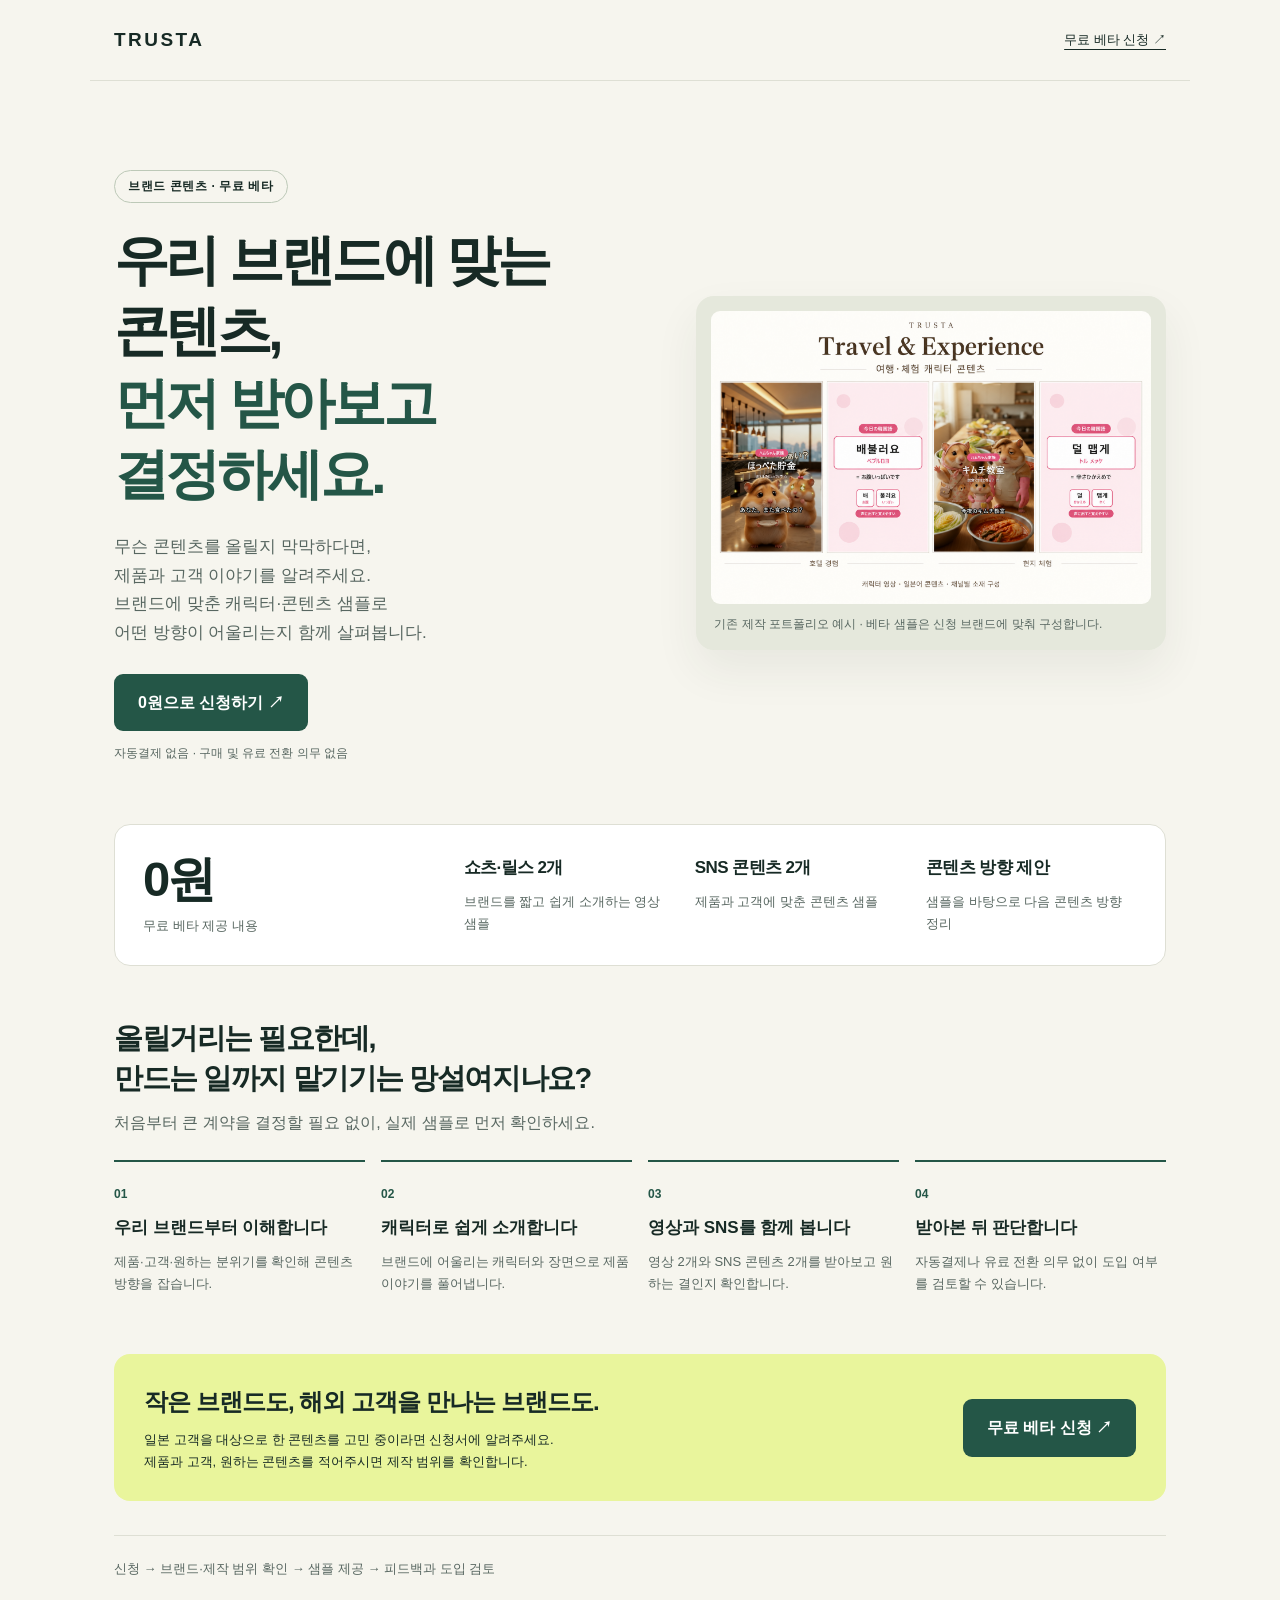
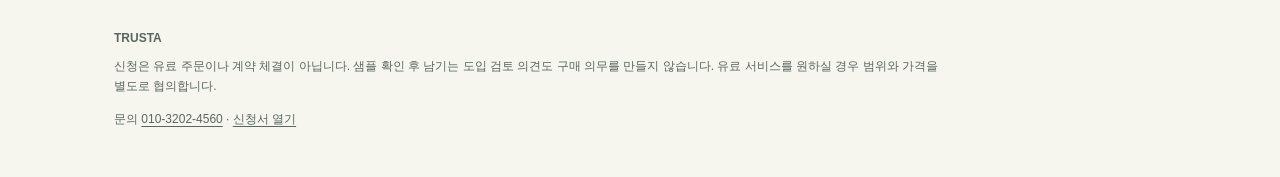
<file: free-beta/index.html>
<!doctype html>
<html lang="ko">
<head>
  <meta charset="utf-8">
  <meta name="viewport" content="width=device-width, initial-scale=1">
  <meta name="description" content="TRUSTA 무료 베타: 브랜드에 맞춘 쇼츠·릴스 2개, SNS 콘텐츠 2개와 콘텐츠 방향 제안을 먼저 받아보세요.">
  <title>TRUSTA — 콘텐츠, 먼저 받아보고 결정하세요</title>
  <style>
    :root{color-scheme:light;--ink:#172a25;--muted:#586761;--paper:#f6f5ee;--green:#245647;--line:#dedfd4;--accent:#e9f59c}
    *{box-sizing:border-box}body{margin:0;background:var(--paper);color:var(--ink);font-family:"Malgun Gothic","Apple SD Gothic Neo",sans-serif;line-height:1.7}a{color:inherit}main,header,footer{max-width:1100px;margin:auto;padding:24px}header{display:flex;justify-content:space-between;align-items:center;border-bottom:1px solid var(--line)}.brand{font-size:19px;font-weight:900;letter-spacing:.13em;text-decoration:none}.nav-link{font-size:13px;text-underline-offset:5px}.hero{padding-top:65px;padding-bottom:48px;display:grid;grid-template-columns:1.15fr 1fr;gap:42px;align-items:center}.tag{display:inline-block;padding:5px 13px;border:1px solid #bdc9b8;border-radius:30px;font-size:12px;font-weight:700;letter-spacing:.05em}h1{word-break:keep-all;font-size:clamp(34px,4.5vw,55px);line-height:1.3;letter-spacing:-.065em;margin:22px 0}h1 span{display:block;color:var(--green)}.intro{font-size:17px;color:var(--muted);max-width:470px;margin:0 0 26px}.button{display:inline-block;border-radius:9px;background:var(--green);color:white;padding:15px 24px;text-decoration:none;font-weight:800;font-size:16px}.button:hover{background:#183f33}.button:focus-visible,a:focus-visible{outline:3px solid #93af42;outline-offset:5px}.small{font-size:12px;color:var(--muted);margin-top:12px}.visual{margin:0;background:#e5e8dc;padding:15px;border-radius:18px;box-shadow:0 20px 45px #243c2912}.visual img{display:block;width:100%;height:auto;border-radius:9px}.visual figcaption{font-size:12px;color:var(--muted);padding:10px 3px 0}.offer{background:white;border:1px solid var(--line);border-radius:16px;padding:28px;display:grid;grid-template-columns:1fr 2.3fr;gap:28px;align-items:center}.price{font-size:49px;font-weight:900;line-height:1.1;letter-spacing:-.06em}.price-label{font-size:13px;color:var(--muted);margin:8px 0 0}.items{display:grid;grid-template-columns:repeat(3,1fr);gap:20px}.item strong{display:block;font-size:17px;letter-spacing:-.035em}.item p{font-size:13px;color:var(--muted);margin:8px 0 0}.section{padding-top:52px;padding-bottom:14px}.section h2{font-size:29px;line-height:1.4;letter-spacing:-.05em;margin:0 0 10px}.section>p{color:var(--muted);margin:0 0 24px}.benefits{display:grid;grid-template-columns:repeat(4,1fr);gap:16px}.benefit{border-top:2px solid var(--green);padding:17px 0}.number{font-size:12px;font-weight:bold;color:var(--green)}.benefit h3{font-size:17px;margin:8px 0}.benefit p{font-size:13px;color:var(--muted);margin:0}.closing{background:var(--accent);border-radius:16px;padding:28px 30px;margin-top:28px;display:flex;align-items:center;justify-content:space-between;gap:24px}.closing h2{font-size:24px;letter-spacing:-.04em;margin:0 0 6px}.closing p{font-size:13px;margin:0;max-width:610px}.process{font-size:13px;color:var(--muted);border-top:1px solid var(--line);padding-top:22px;margin-top:34px}footer{font-size:12px;color:var(--muted);padding-top:10px;padding-bottom:36px}.legal{max-width:830px;margin:8px 0}footer a{text-underline-offset:3px}
    @media(max-width:760px){main,header,footer{padding-left:20px;padding-right:20px}.hero{grid-template-columns:1fr;gap:28px;padding-top:38px}.intro{font-size:16px}.offer{grid-template-columns:1fr;padding:23px;gap:22px}.items{gap:15px}.item strong{font-size:15px}.benefits{grid-template-columns:repeat(2,1fr)}.closing{display:block;padding:24px}.closing .button{margin-top:20px}.section{padding-top:38px}.section h2{font-size:25px}}
    @media(max-width:400px){.items{grid-template-columns:1fr}.item p{margin-top:3px}.benefits{grid-template-columns:1fr}.nav-link{font-size:11px}}
  </style>
</head>
<body>
  <header><a class="brand" href="#top">TRUSTA</a><a class="nav-link" href="https://tally.so/r/yPWPOX?source=direct&amp;campaign=geben147">무료 베타 신청 ↗</a></header>
  <main id="top">
    <section class="hero" aria-labelledby="hero-title">
      <div>
        <div class="tag">브랜드 콘텐츠 · 무료 베타</div>
        <h1 id="hero-title">우리 브랜드에 맞는 콘텐츠,<span>먼저 받아보고<br>결정하세요.</span></h1>
        <p class="intro">무슨 콘텐츠를 올릴지 막막하다면,<br>제품과 고객 이야기를 알려주세요.<br>브랜드에 맞춘 캐릭터·콘텐츠 샘플로<br>어떤 방향이 어울리는지 함께 살펴봅니다.</p>
        <a class="button" href="https://tally.so/r/yPWPOX?source=direct&amp;campaign=geben147">0원으로 신청하기 ↗</a>
        <p class="small">자동결제 없음 · 구매 및 유료 전환 의무 없음</p>
      </div>
      <figure class="visual"><img src="portfolio.png" alt="TRUSTA의 여행·현지 체험 캐릭터 콘텐츠 포트폴리오 모음" width="1536" height="1024"><figcaption>기존 제작 포트폴리오 예시 · 베타 샘플은 신청 브랜드에 맞춰 구성합니다.</figcaption></figure>
    </section>
    <section class="offer" aria-label="무료 베타 제공 내용">
      <div><div class="price">0원</div><p class="price-label">무료 베타 제공 내용</p></div>
      <div class="items">
        <div class="item"><strong>쇼츠·릴스 2개</strong><p>브랜드를 짧고 쉽게 소개하는 영상 샘플</p></div>
        <div class="item"><strong>SNS 콘텐츠 2개</strong><p>제품과 고객에 맞춘 콘텐츠 샘플</p></div>
        <div class="item"><strong>콘텐츠 방향 제안</strong><p>샘플을 바탕으로 다음 콘텐츠 방향 정리</p></div>
      </div>
    </section>
    <section class="section" aria-labelledby="benefits-title">
      <h2 id="benefits-title">올릴거리는 필요한데,<br>만드는 일까지 맡기기는 망설여지나요?</h2>
      <p>처음부터 큰 계약을 결정할 필요 없이, 실제 샘플로 먼저 확인하세요.</p>
      <div class="benefits">
        <article class="benefit"><span class="number">01</span><h3>우리 브랜드부터 이해합니다</h3><p>제품·고객·원하는 분위기를 확인해 콘텐츠 방향을 잡습니다.</p></article>
        <article class="benefit"><span class="number">02</span><h3>캐릭터로 쉽게 소개합니다</h3><p>브랜드에 어울리는 캐릭터와 장면으로 제품 이야기를 풀어냅니다.</p></article>
        <article class="benefit"><span class="number">03</span><h3>영상과 SNS를 함께 봅니다</h3><p>영상 2개와 SNS 콘텐츠 2개를 받아보고 원하는 결인지 확인합니다.</p></article>
        <article class="benefit"><span class="number">04</span><h3>받아본 뒤 판단합니다</h3><p>자동결제나 유료 전환 의무 없이 도입 여부를 검토할 수 있습니다.</p></article>
      </div>
    </section>
    <section class="closing" aria-labelledby="cta-title"><div><h2 id="cta-title">작은 브랜드도, 해외 고객을 만나는 브랜드도.</h2><p>일본 고객을 대상으로 한 콘텐츠를 고민 중이라면 신청서에 알려주세요.<br>제품과 고객, 원하는 콘텐츠를 적어주시면 제작 범위를 확인합니다.</p></div><a class="button" href="https://tally.so/r/yPWPOX?source=direct&amp;campaign=geben147">무료 베타 신청 ↗</a></section>
    <p class="process">신청 → 브랜드·제작 범위 확인 → 샘플 제공 → 피드백과 도입 검토</p>
  </main>
  <footer><strong>TRUSTA</strong><p class="legal">신청은 유료 주문이나 계약 체결이 아닙니다. 샘플 확인 후 남기는 도입 검토 의견도 구매 의무를 만들지 않습니다. 유료 서비스를 원하실 경우 범위와 가격을 별도로 협의합니다.</p><p>문의 <a href="tel:01032024560">010-3202-4560</a> · <a href="https://tally.so/r/yPWPOX?source=direct&amp;campaign=geben147">신청서 열기</a></p></footer>
</body>
</html>
</file>
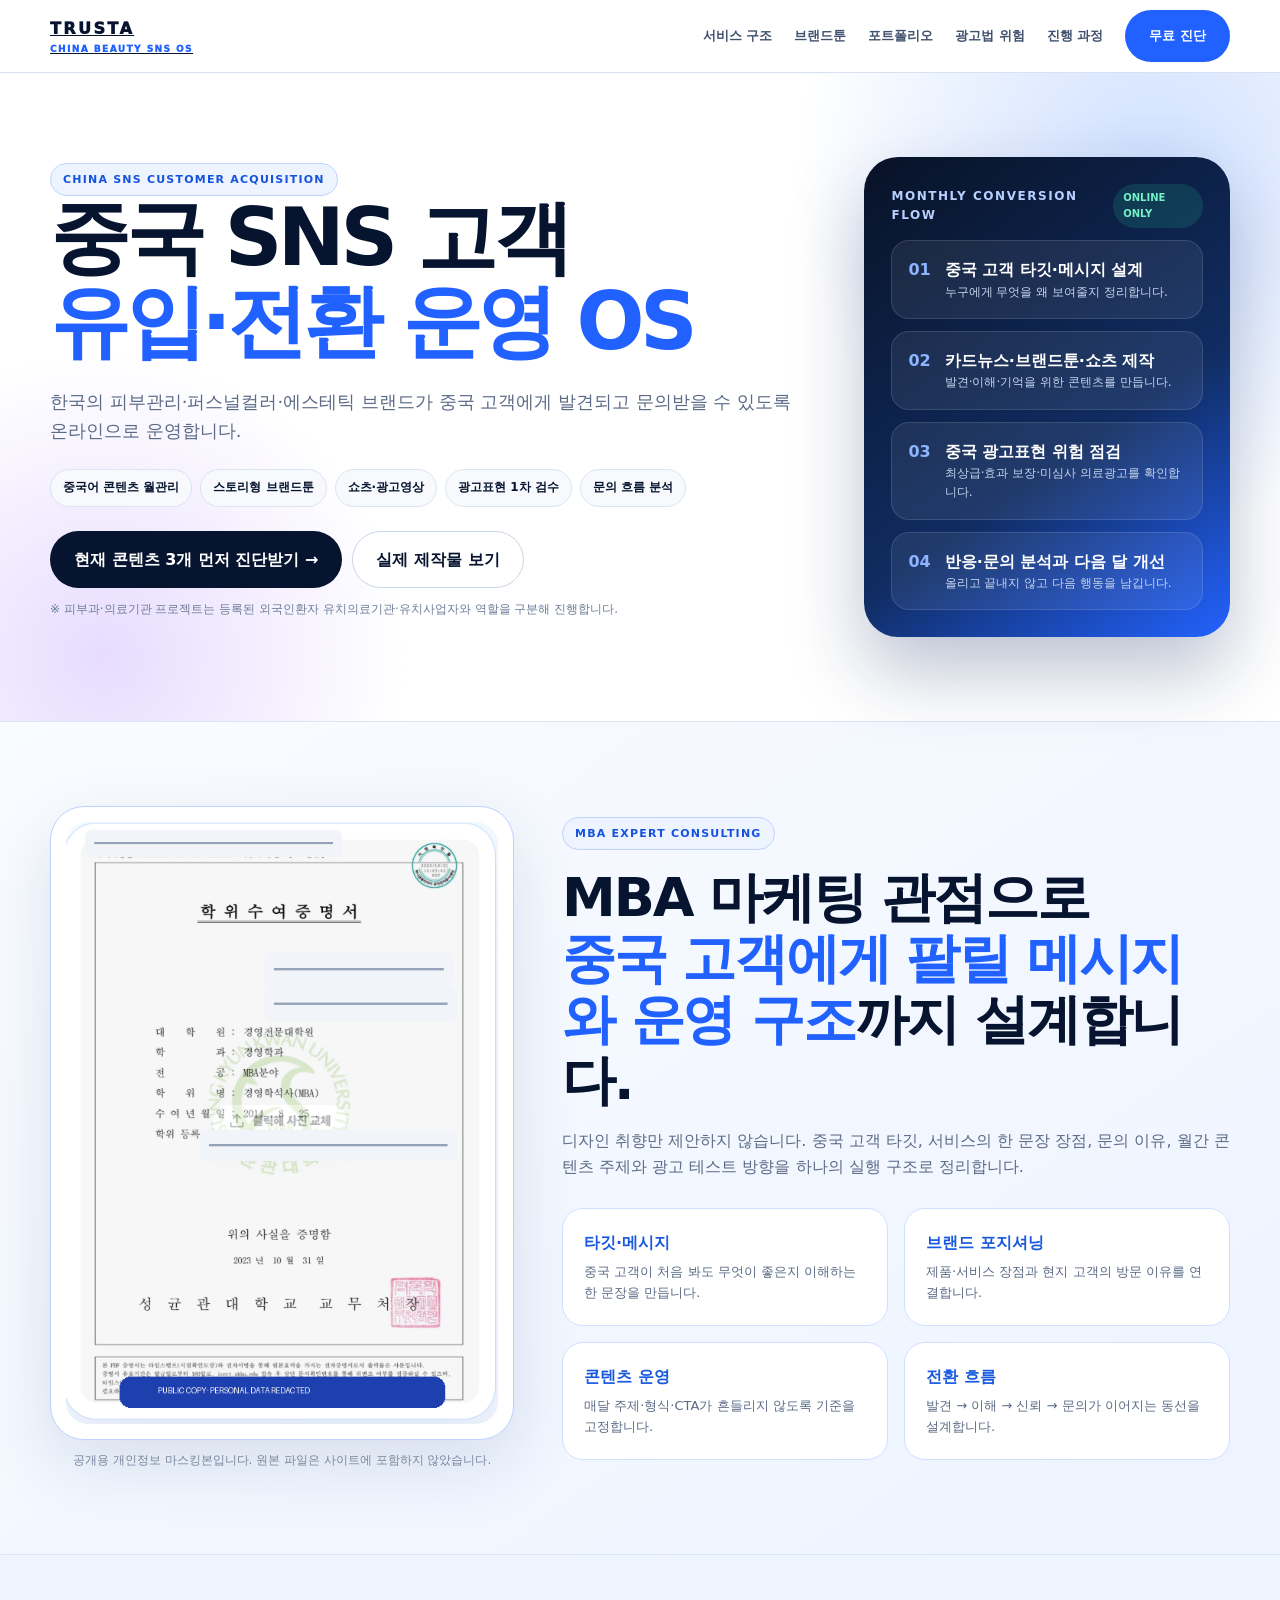
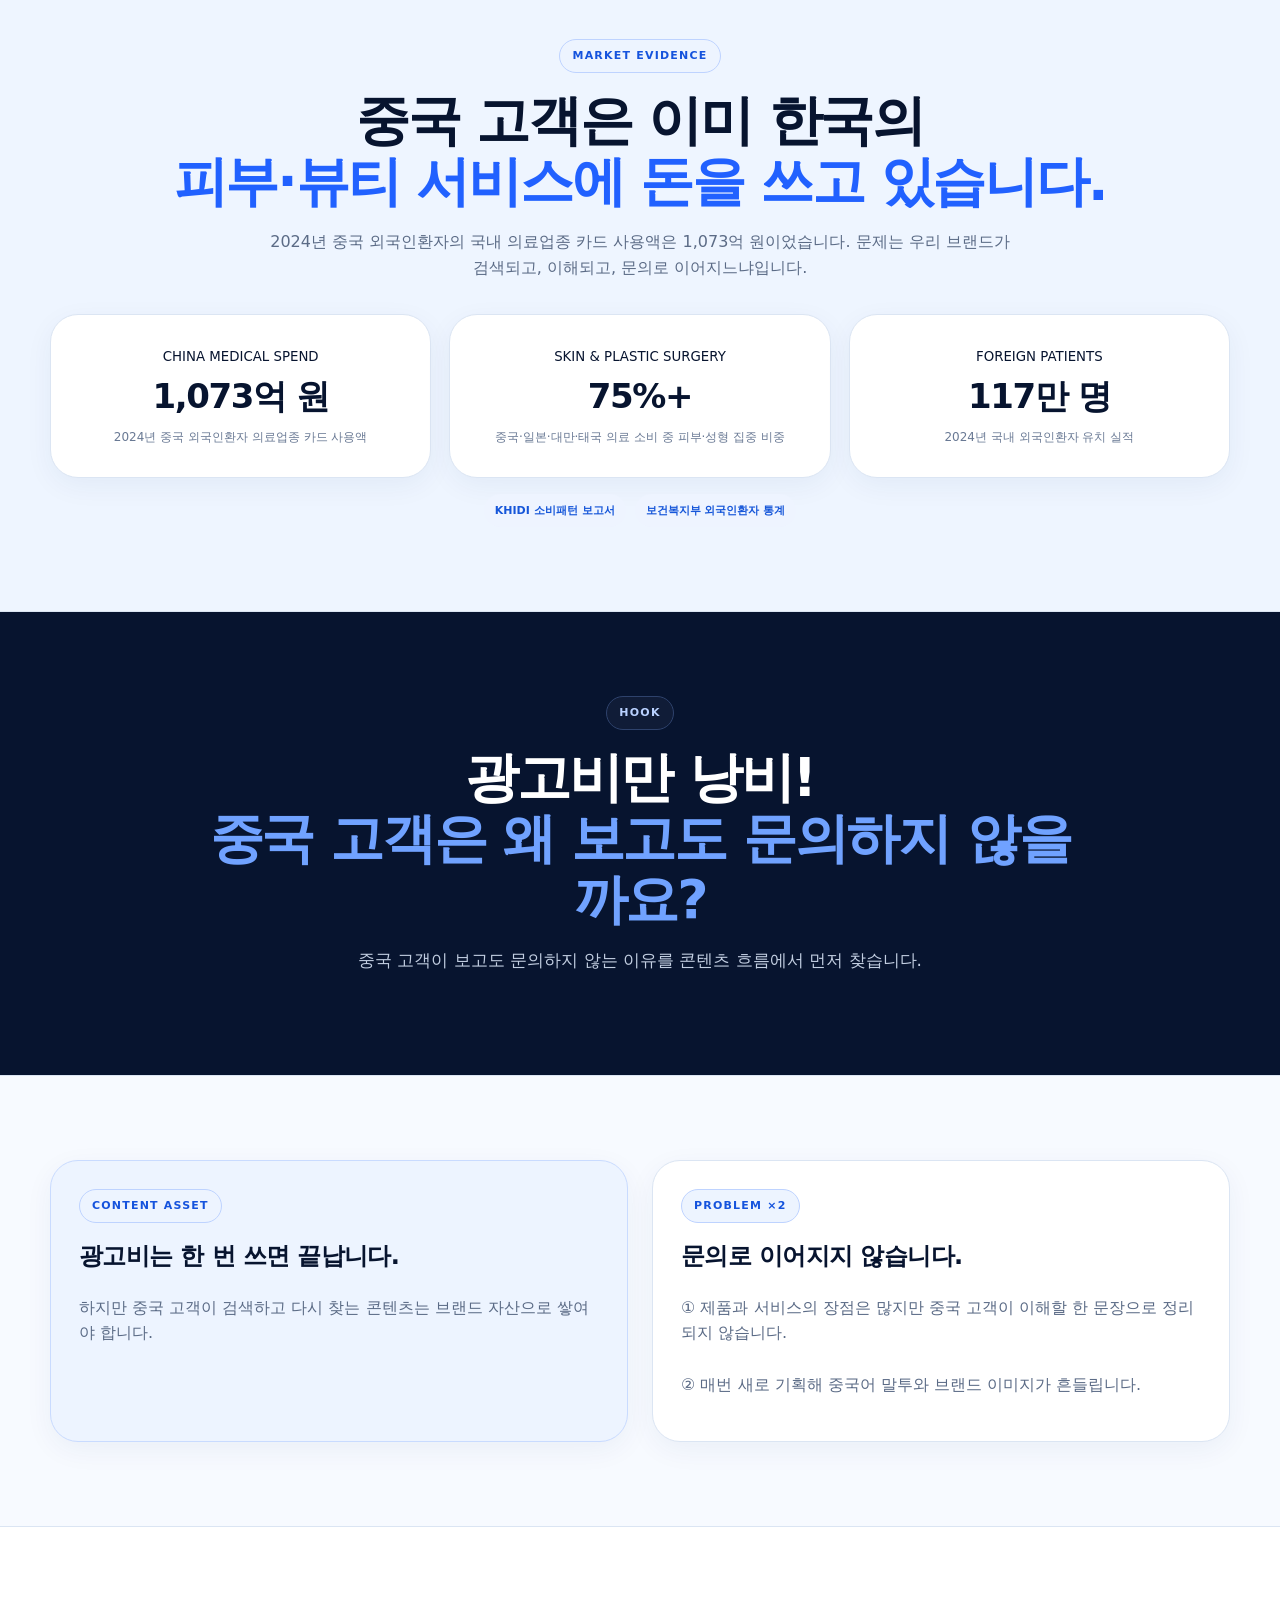
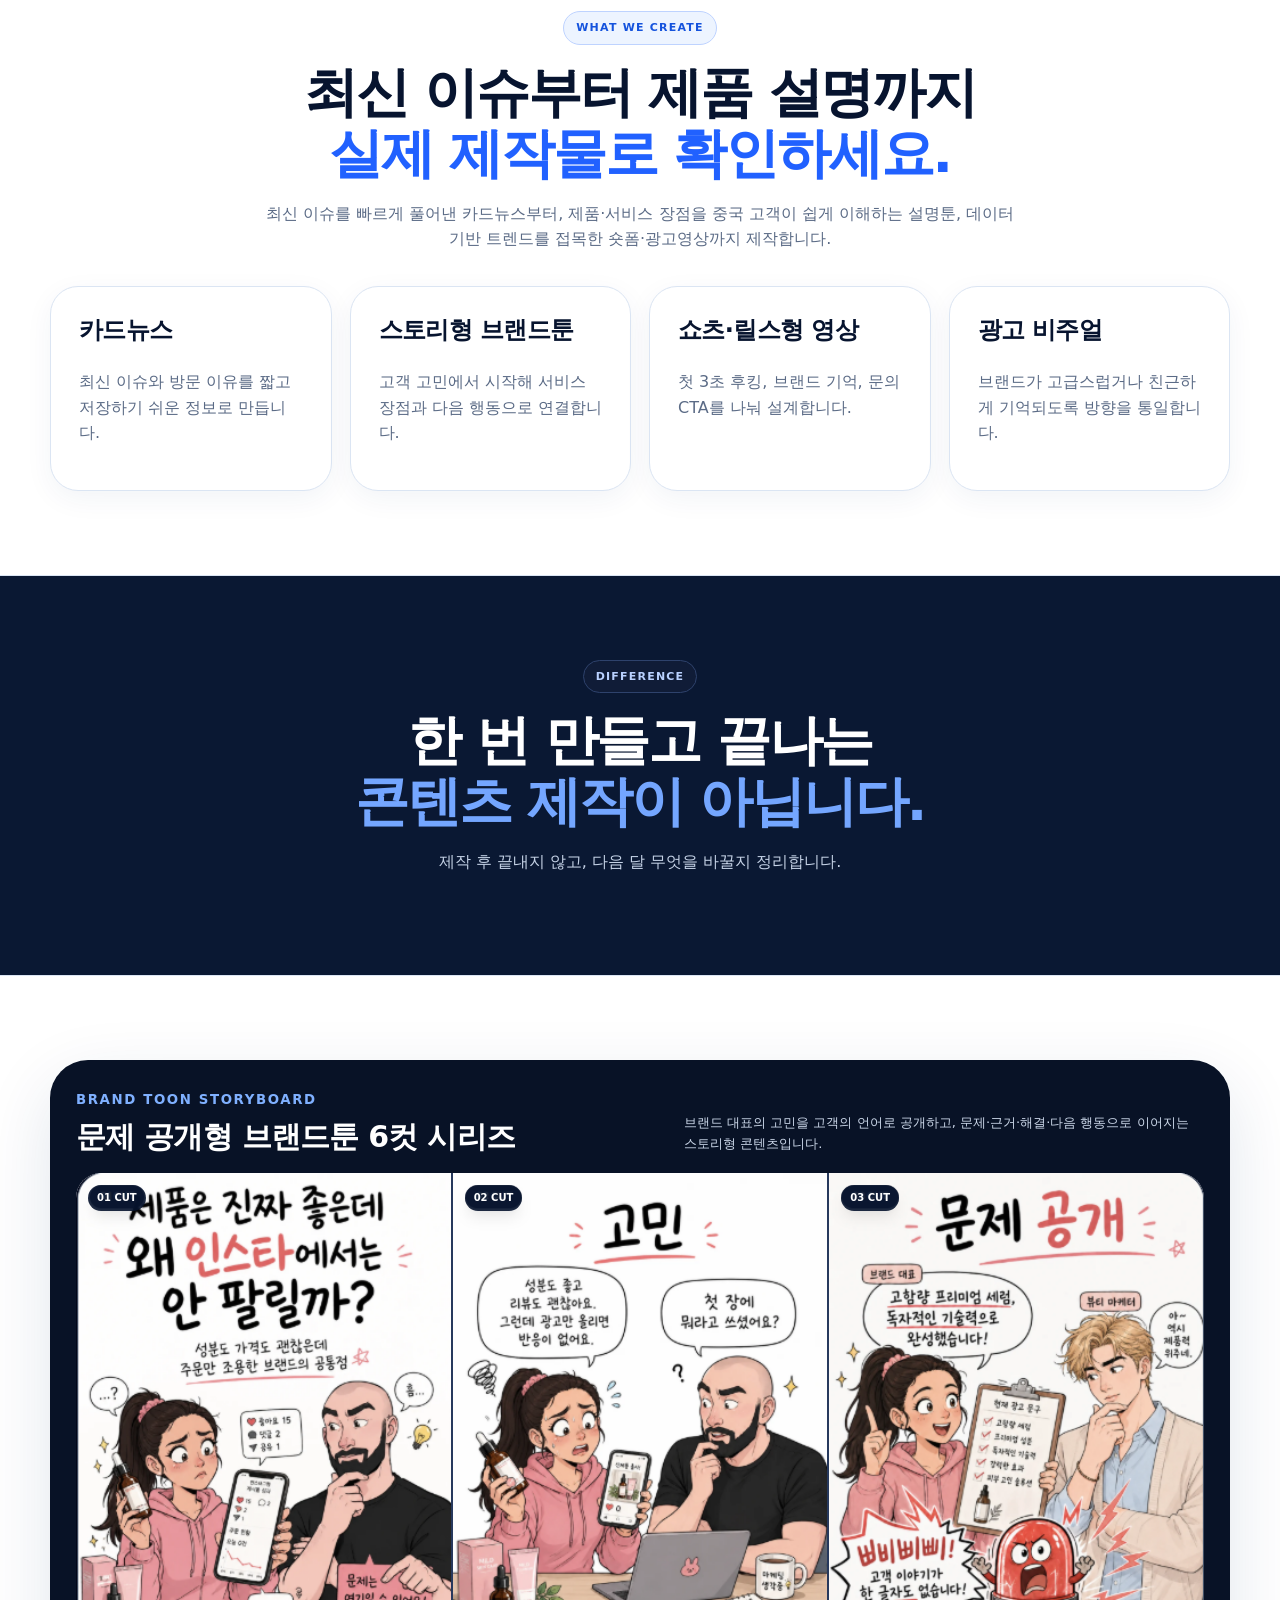
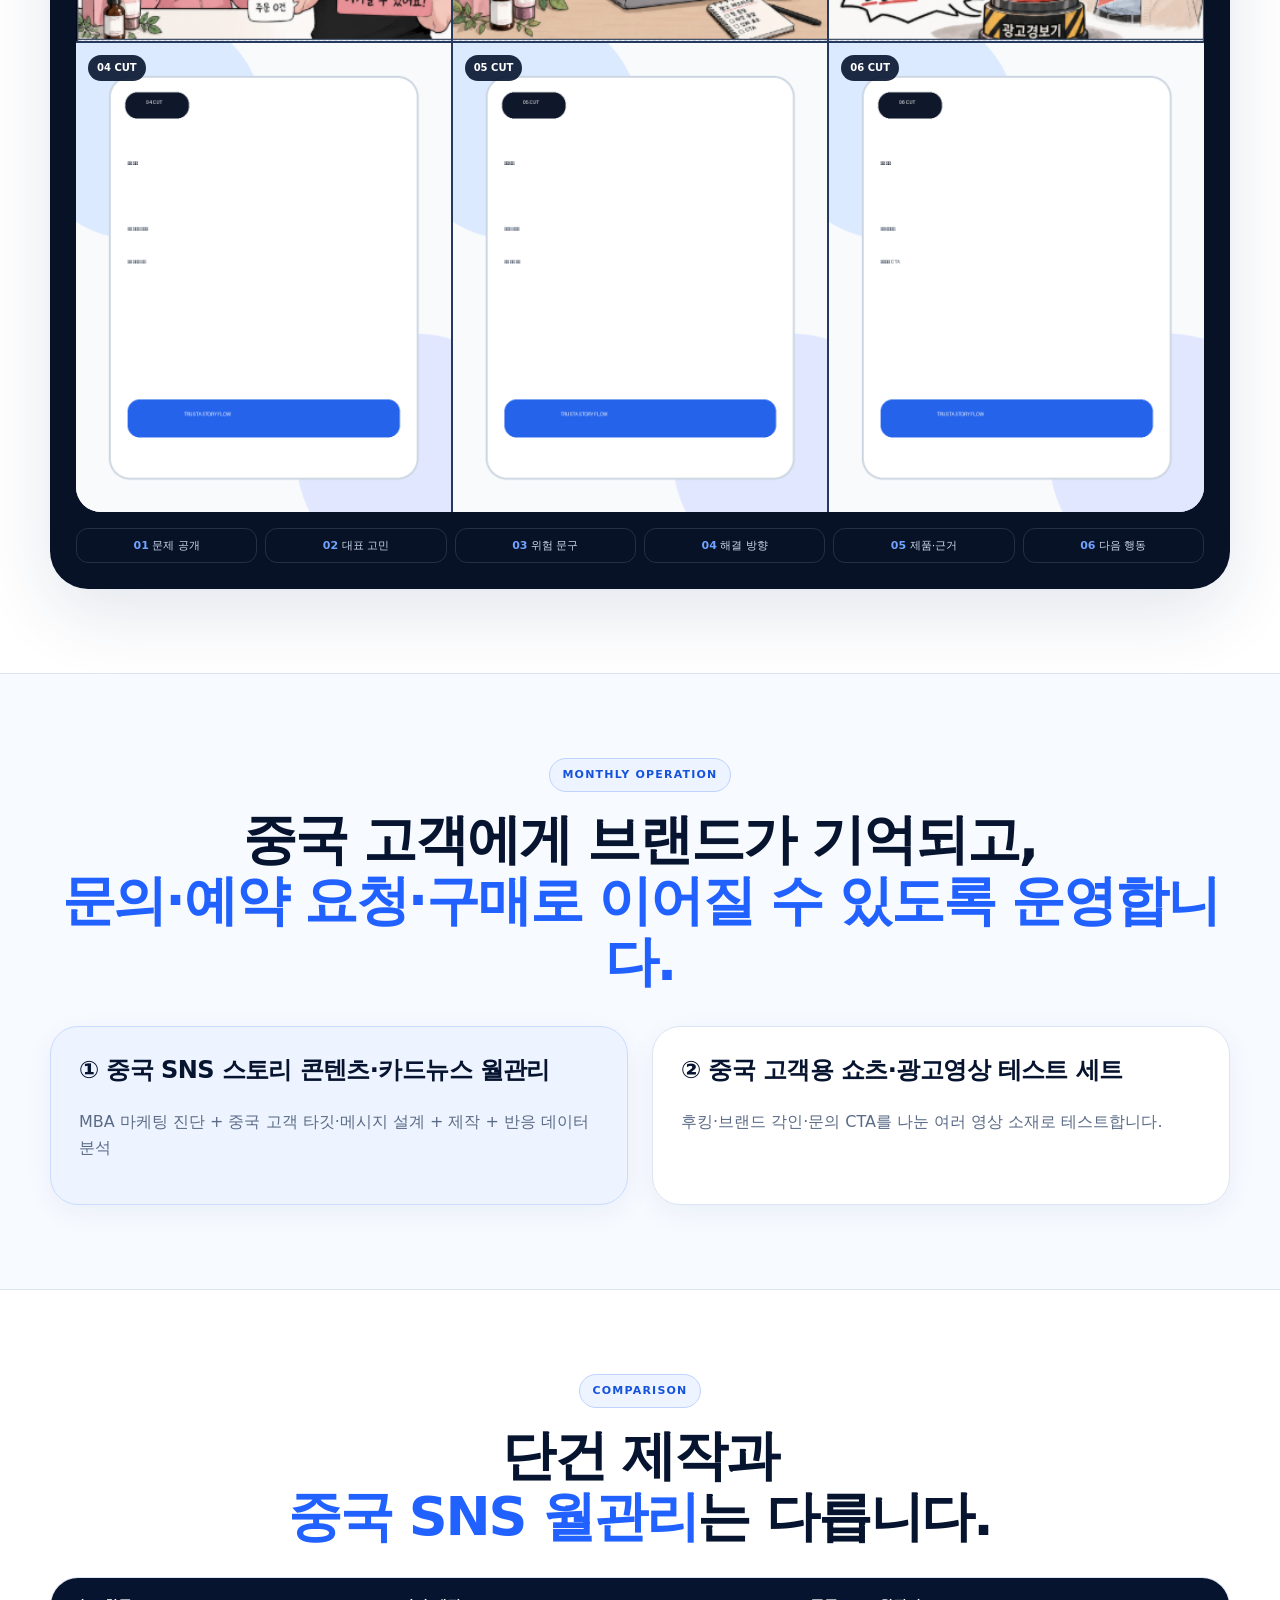
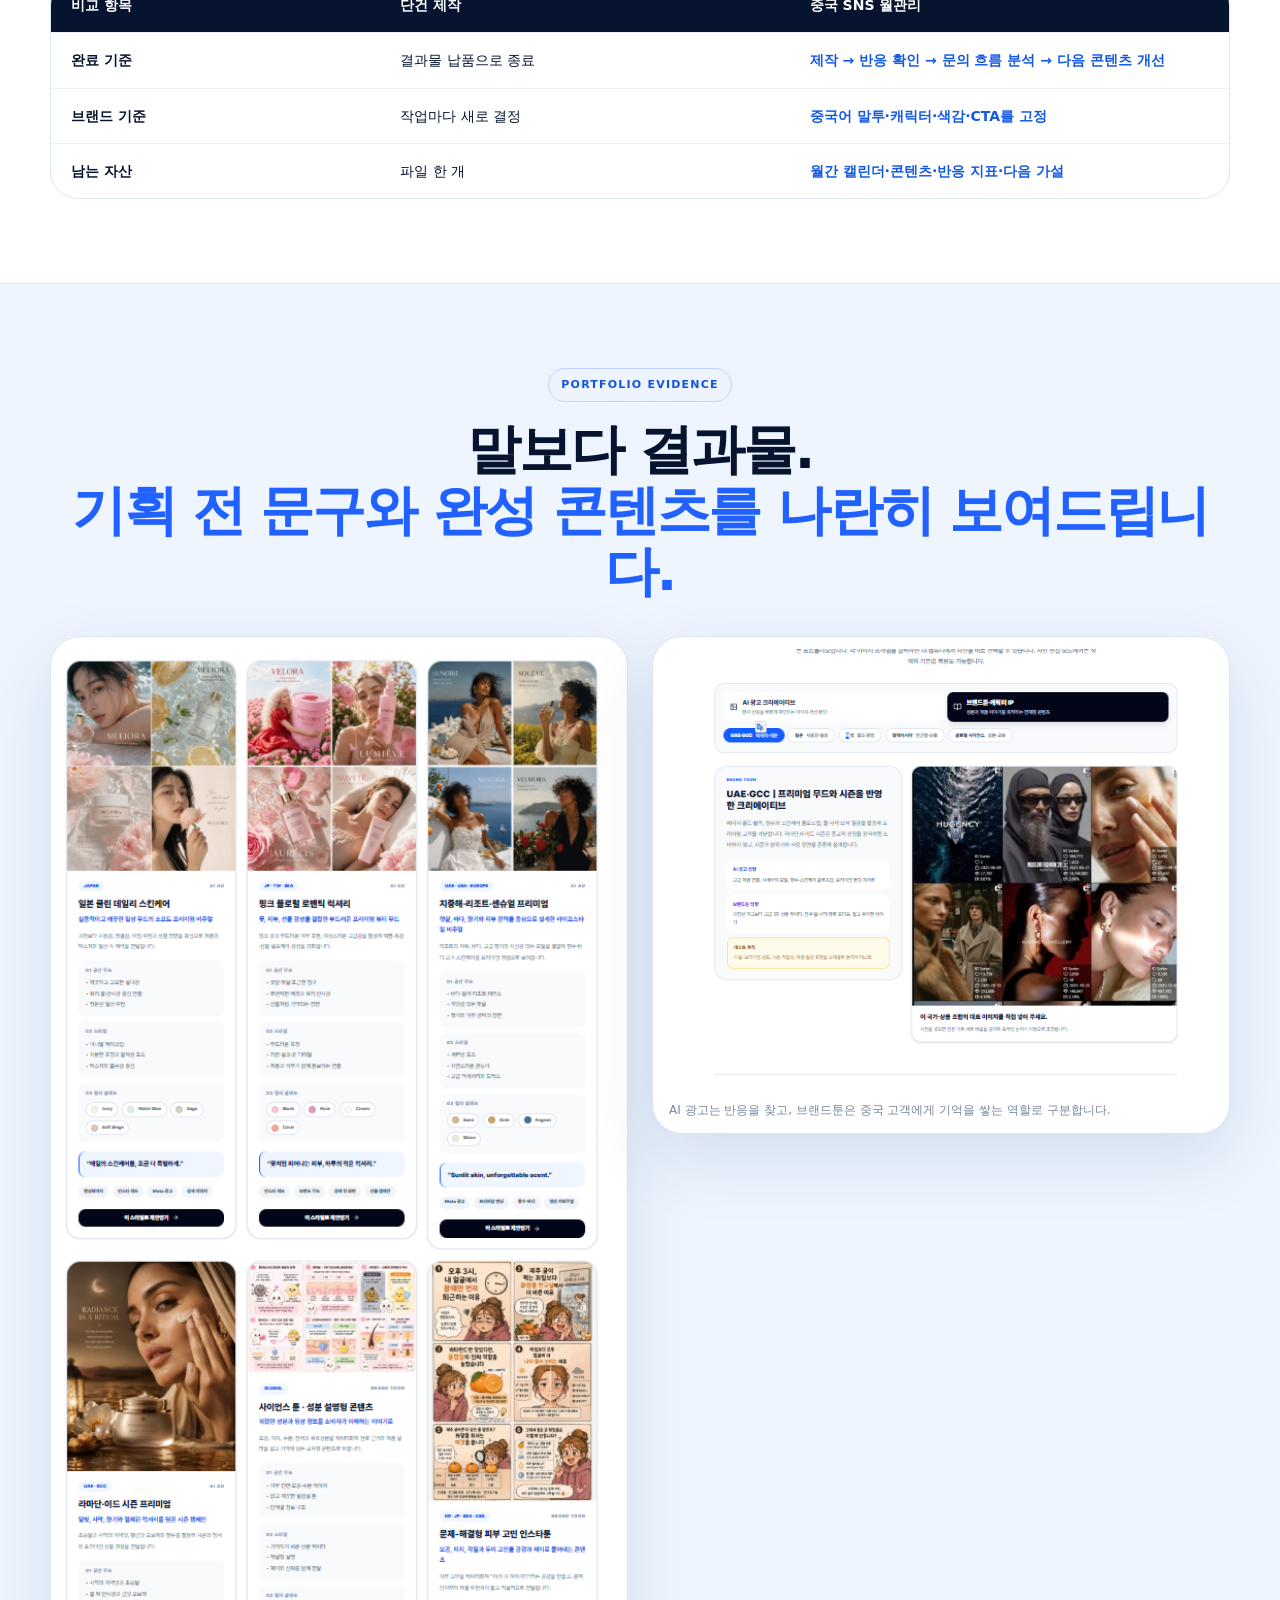
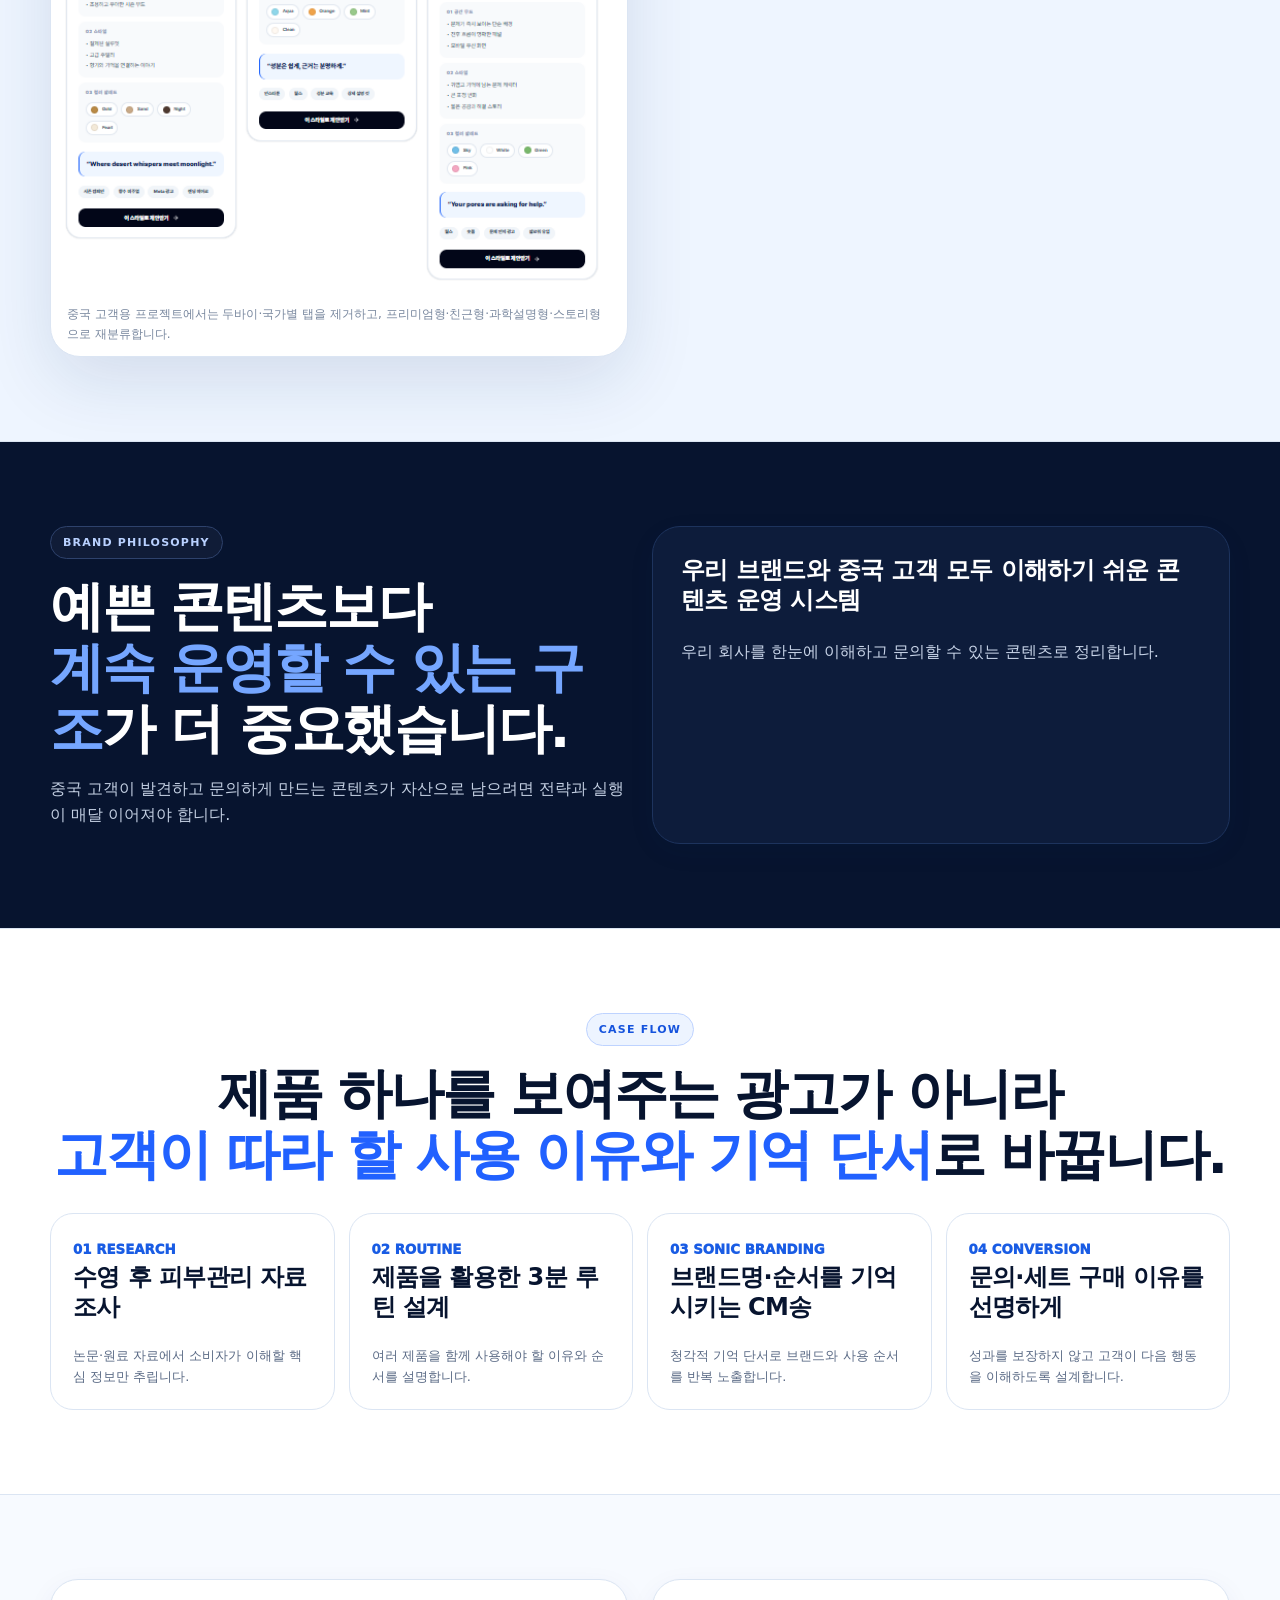
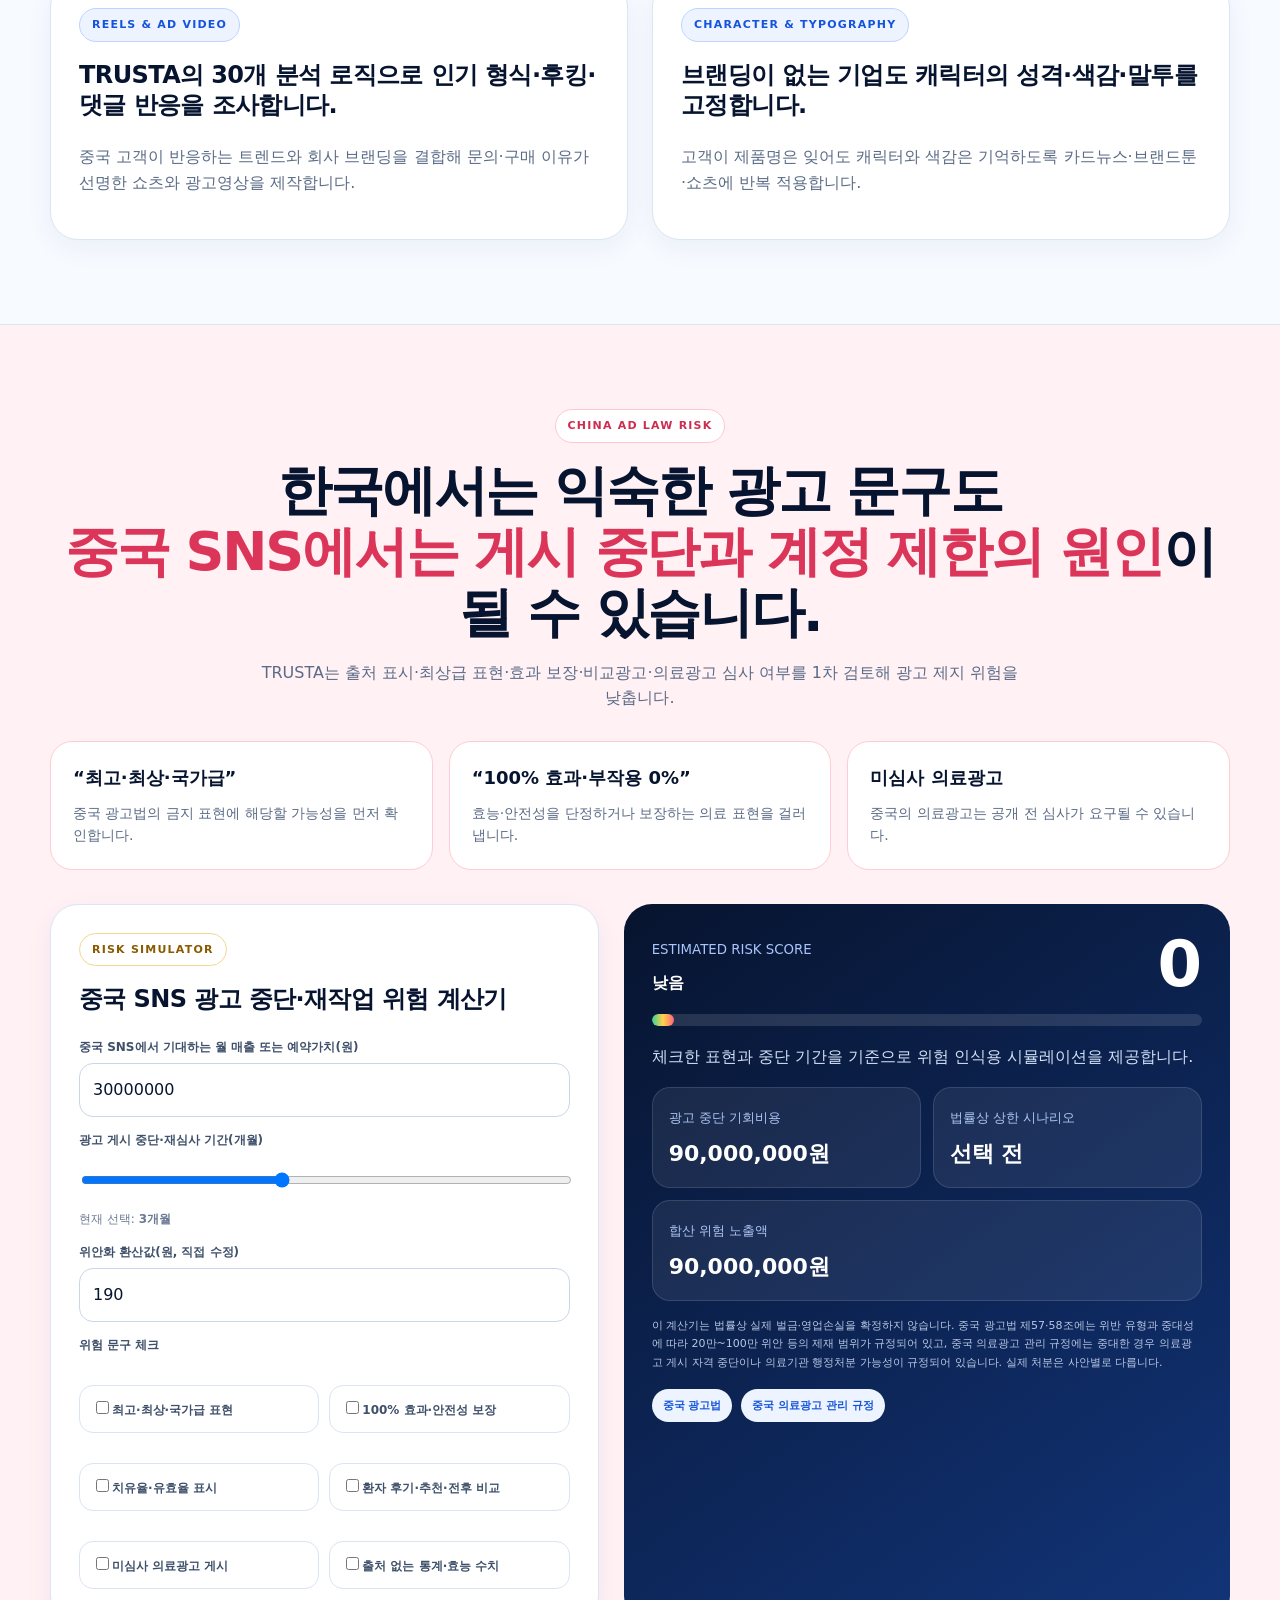
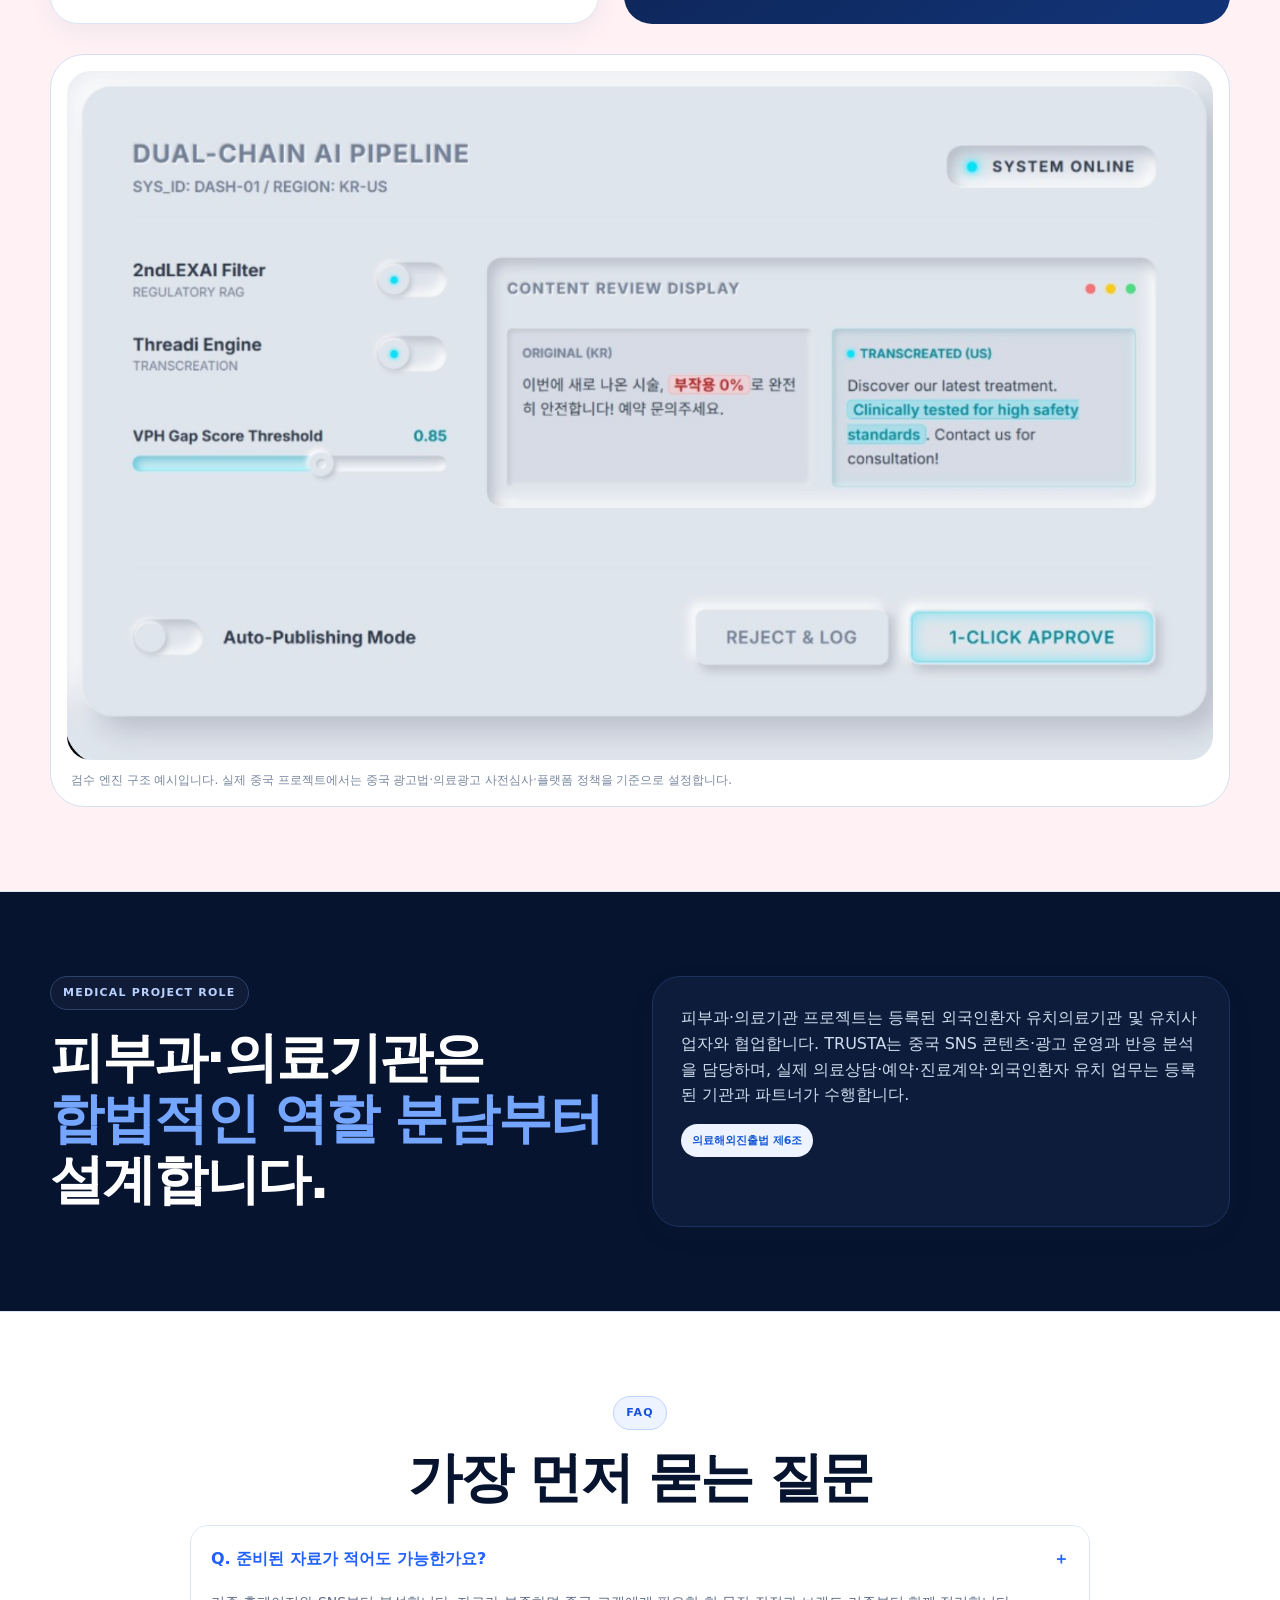
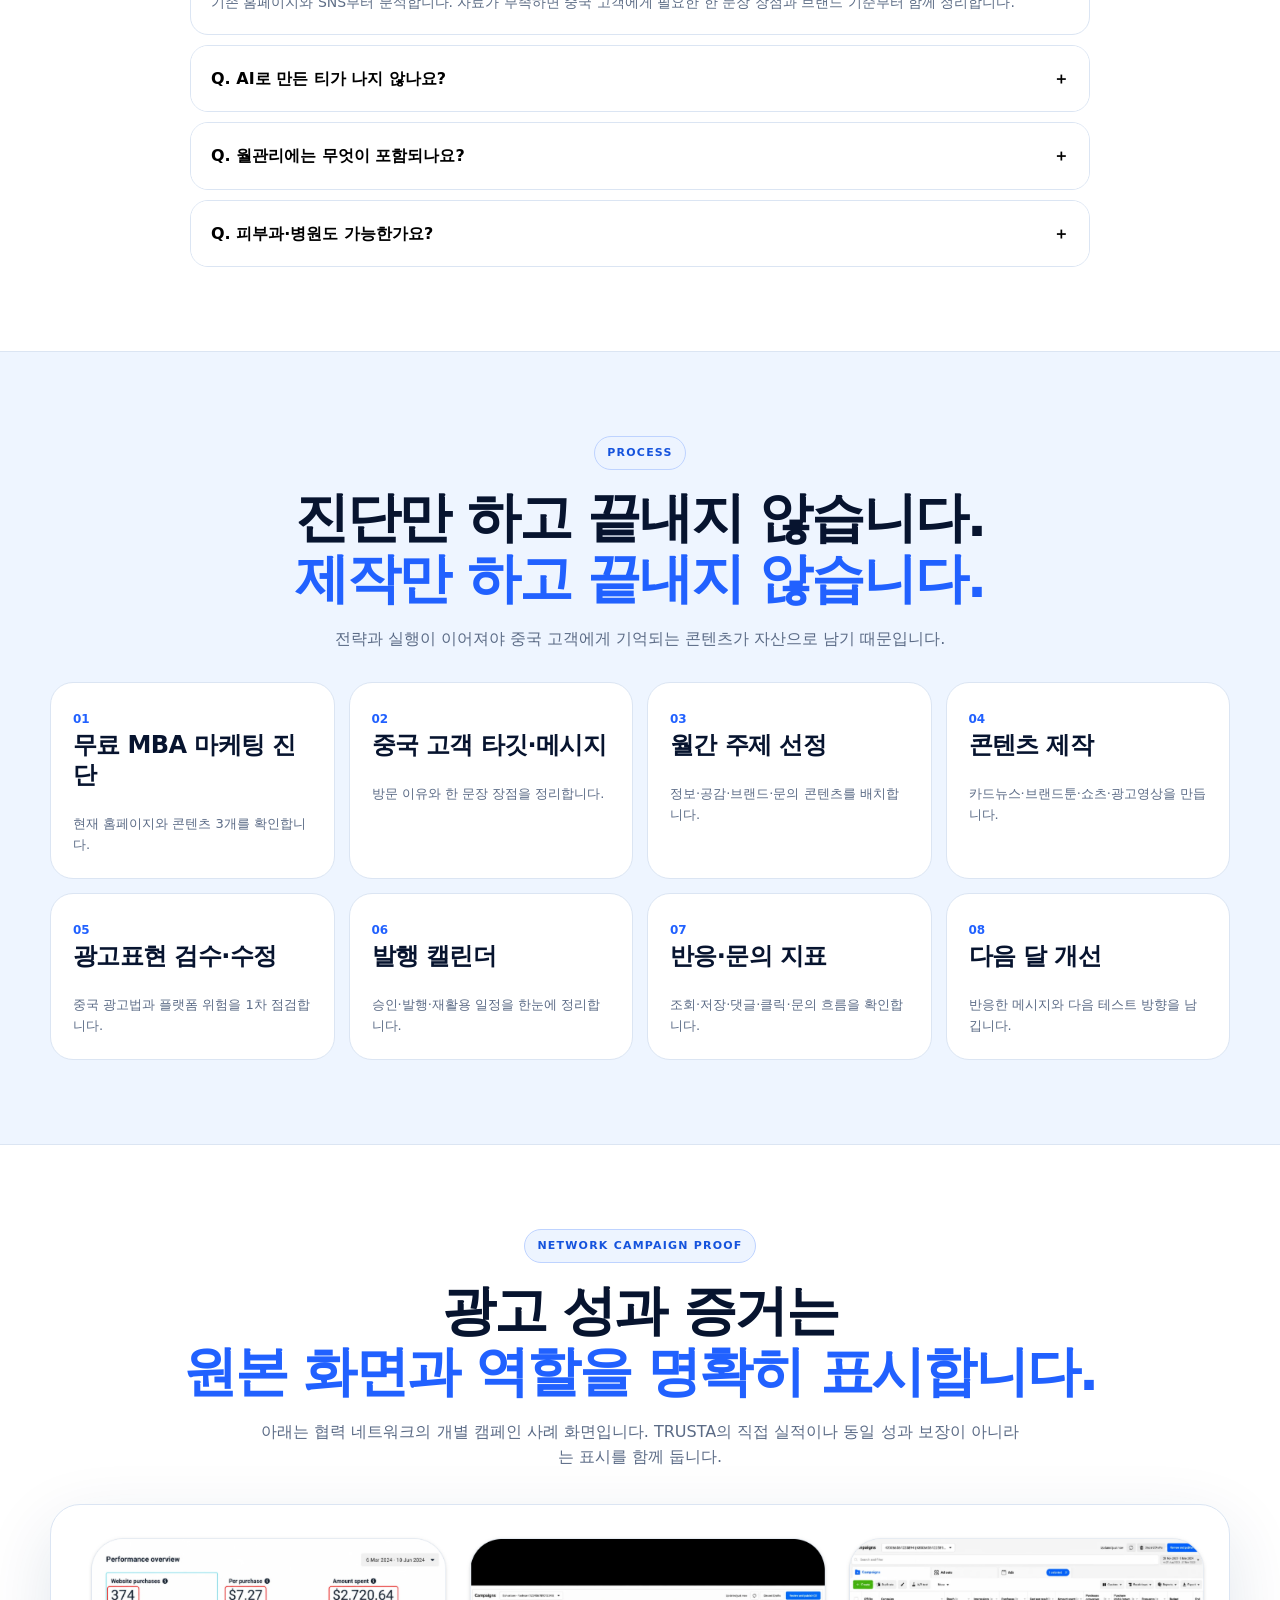
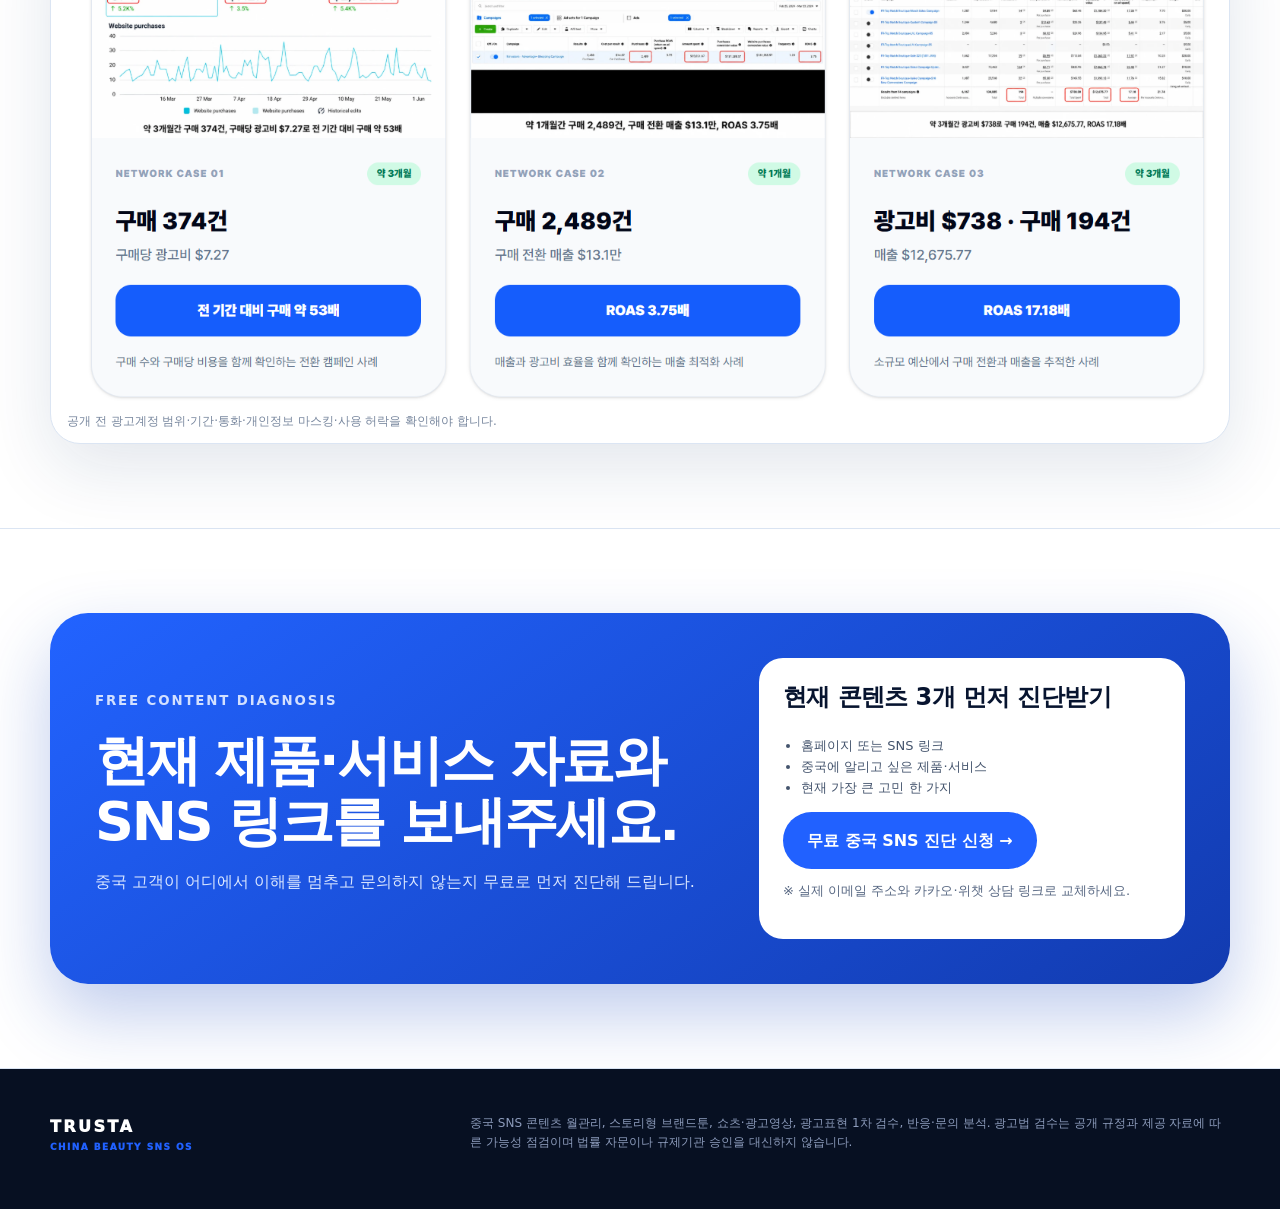
<file: sites/china-sns-os/index.html>
<!doctype html>
<html lang="ko">
<head>
  <meta charset="UTF-8" />
  <meta name="viewport" content="width=device-width, initial-scale=1.0" />
  <meta name="description" content="TRUSTA 중국 SNS 고객 유입·전환 운영 OS. 피부관리·퍼스널컬러·에스테틱 브랜드의 중국어 콘텐츠, 광고영상, 월관리와 광고표현 1차 검수." />
  <title>TRUSTA | 중국 SNS 고객 유입·전환 운영 OS</title>
  <style>
    :root{
      --ink:#07142f;--ink2:#102247;--blue:#2161ff;--blue2:#1748cc;--sky:#eef5ff;--line:#dbe5f3;
      --muted:#5b6b86;--soft:#f7faff;--white:#fff;--rose:#e94666;--rosebg:#fff1f4;--amber:#9a6400;--amberbg:#fff8e6;
      --green:#0b8f67;--greenbg:#e9fbf4;--shadow:0 24px 70px rgba(20,49,100,.12);--radius:28px;
    }
    *{box-sizing:border-box} html{scroll-behavior:smooth} body{margin:0;background:var(--soft);color:var(--ink);font-family:Pretendard,"Apple SD Gothic Neo","Noto Sans KR",system-ui,sans-serif;line-height:1.6}
    a{color:inherit} img{display:block;max-width:100%} button,input,select{font:inherit}
    .wrap{width:min(1180px,calc(100% - 36px));margin:auto}.section{padding:84px 0;border-bottom:1px solid var(--line)}
    .eyebrow{display:inline-flex;padding:7px 12px;border:1px solid #bed3ff;border-radius:999px;background:#edf4ff;color:#1553dd;font-size:11px;font-weight:900;letter-spacing:.11em}
    .eyebrow.dark{background:#101c37;border-color:#2e426c;color:#b9d1ff}.eyebrow.rose{background:#fff;border-color:#ffc6d2;color:#cd2e50}.eyebrow.amber{background:#fff;border-color:#f4d690;color:#8a5b00}
    h1,h2,h3,h4,p{margin-top:0} h1{font-size:clamp(43px,7vw,80px);line-height:1.04;letter-spacing:-.055em;margin-bottom:25px} h2{font-size:clamp(32px,4.5vw,54px);line-height:1.13;letter-spacing:-.04em;margin:17px 0} h3{font-size:24px;line-height:1.25;letter-spacing:-.025em} p{color:var(--muted)}
    .blue{color:var(--blue)}.white{color:#fff}.center{text-align:center}.max760{max-width:760px;margin-inline:auto}.max900{max-width:900px;margin-inline:auto}
    .grid2{display:grid;grid-template-columns:1fr 1fr;gap:24px}.grid3{display:grid;grid-template-columns:repeat(3,1fr);gap:22px}.grid4{display:grid;grid-template-columns:repeat(4,1fr);gap:18px}
    .card{border:1px solid var(--line);background:#fff;border-radius:var(--radius);padding:28px;box-shadow:0 8px 28px rgba(24,58,113,.055)}
    .card.soft{background:#f6f9fe}.card.blue{background:#edf4ff;border-color:#c9dbff;color:var(--ink)}.card.dark{background:#0d1c3b;border-color:#1d335d;color:#fff}.card.rose{background:var(--rosebg);border-color:#ffd0da}.card.amber{background:var(--amberbg);border-color:#f4d58c}
    .btn{display:inline-flex;align-items:center;justify-content:center;gap:8px;padding:15px 23px;border-radius:999px;border:1px solid transparent;background:var(--ink);color:#fff;text-decoration:none;font-weight:900;cursor:pointer}.btn:hover{background:var(--blue)}.btn.alt{background:#fff;color:var(--ink);border-color:#cad5e6}.btn.blue{background:var(--blue);color:#fff}.btn.white{background:#fff;color:var(--blue)}
    header{position:sticky;top:0;z-index:50;border-bottom:1px solid rgba(211,222,239,.9);background:rgba(255,255,255,.91);backdrop-filter:blur(16px)}
    nav{height:72px;display:flex;align-items:center;justify-content:space-between}.brand{font-weight:1000;letter-spacing:.15em}.brand small{display:block;font-size:9px;color:var(--blue);letter-spacing:.16em}.navlinks{display:flex;align-items:center;gap:22px;font-size:13px;font-weight:800}.navlinks a{text-decoration:none;color:#40516d}.menuBtn{display:none;border:1px solid var(--line);background:#fff;border-radius:12px;padding:10px}
    .hero{background:radial-gradient(circle at 90% 15%,#cfe0ff 0,transparent 28%),radial-gradient(circle at 8% 90%,#e7dcff 0,transparent 23%),#fff}.heroGrid{display:grid;grid-template-columns:1.35fr .65fr;gap:55px;align-items:center}.chips{display:flex;flex-wrap:wrap;gap:8px;margin:24px 0}.chip{padding:8px 12px;border:1px solid var(--line);border-radius:999px;background:#f7f9fc;font-size:12px;font-weight:800}.heroPanel{border-radius:34px;padding:27px;background:linear-gradient(145deg,#081226,#102c61 60%,#2362ff);color:#fff;box-shadow:0 35px 75px rgba(9,35,87,.27)}.step{display:flex;gap:14px;padding:16px;border:1px solid rgba(255,255,255,.12);background:rgba(255,255,255,.07);border-radius:18px;margin-top:12px}.step b{color:#8db4ff}
    .stats{display:grid;grid-template-columns:repeat(3,1fr);gap:18px;margin-top:34px}.stat strong{display:block;font-size:34px;letter-spacing:-.04em}.stat span{font-size:12px;color:#697994}.proofLine{font-size:12px;color:#6d7d97;margin-top:12px}
    .mba{background:linear-gradient(145deg,#f9fcff,#edf3ff)}.mbaGrid{display:grid;grid-template-columns:.82fr 1.18fr;gap:48px;align-items:center}.certificate{padding:15px;border:1px solid #bcd3ff;background:#fff;border-radius:34px;box-shadow:var(--shadow)}.certificate img{width:100%;border-radius:22px}.miniGrid{display:grid;grid-template-columns:1fr 1fr;gap:16px;margin-top:28px}.mini{padding:21px;border:1px solid #cfe0ff;background:#fff;border-radius:21px}.mini b{color:#1859df}.mini p{font-size:13px;margin:7px 0 0}
    .issueList{display:grid;grid-template-columns:repeat(3,1fr);gap:16px;margin-top:30px}.issue{padding:22px;border:1px solid #ffcbd6;border-radius:22px;background:#fff}.issue strong{font-size:18px}.issue p{font-size:14px;margin:9px 0 0}
    .portfolioFrame{border:1px solid var(--line);border-radius:30px;background:#fff;padding:12px;box-shadow:var(--shadow)}.portfolioFrame img{width:100%;border-radius:22px}.caption{font-size:12px;color:#78879e;margin:11px 4px 0}
    .toonWrap{background:#081226;color:#fff;border-radius:38px;padding:26px;box-shadow:var(--shadow)}.toonGrid{display:grid;grid-template-columns:repeat(3,1fr);gap:2px;background:#27395d;border-radius:25px;overflow:hidden}.toonCell{position:relative;background:#fff;aspect-ratio:4/5;overflow:hidden}.toonCell img{width:100%;height:100%;object-fit:contain}.cut{position:absolute;left:12px;top:12px;padding:5px 9px;border-radius:999px;background:rgba(7,20,47,.9);color:#fff;font-size:10px;font-weight:900}.toonSteps{display:grid;grid-template-columns:repeat(6,1fr);gap:8px;margin-top:16px}.toonSteps div{border:1px solid rgba(255,255,255,.12);border-radius:12px;padding:8px;text-align:center;font-size:11px;color:#cbd7ec}.toonSteps span{color:#70a2ff;font-weight:900}
    .compare{overflow:hidden;border:1px solid var(--line);border-radius:28px;background:#fff}.compareRow{display:grid;grid-template-columns:.8fr 1fr 1fr;gap:10px;padding:16px 20px;border-bottom:1px solid #edf1f7;font-size:14px}.compareRow.head{background:#07142f;color:#fff;font-weight:900}.compareRow:last-child{border-bottom:0}.compareRow .winner{color:#1459e6;font-weight:900}
    .caseSteps{display:grid;grid-template-columns:repeat(4,1fr);gap:14px;margin-top:28px}.caseStep{padding:22px;border:1px solid var(--line);background:#fff;border-radius:23px}.caseStep small{font-weight:1000;color:#195ce4}.caseStep p{font-size:13px;margin:8px 0 0}
    .riskGrid{display:grid;grid-template-columns:.95fr 1.05fr;gap:25px}.riskControls label{display:block;font-size:12px;font-weight:900;color:#3f506b;margin:14px 0 6px}.riskControls input,.riskControls select{width:100%;border:1px solid #cad6e8;border-radius:14px;padding:13px;background:#fff;color:var(--ink)}.checks{display:grid;grid-template-columns:1fr 1fr;gap:10px;margin-top:16px}.check{display:flex;gap:9px;align-items:flex-start;padding:12px;border:1px solid #dbe4f2;background:#fff;border-radius:14px;font-size:12px}.check input{width:auto;margin-top:3px}.riskResult{border-radius:28px;background:linear-gradient(145deg,#07142f,#123478);color:#fff;padding:28px}.riskScore{display:flex;justify-content:space-between;align-items:end}.riskScore strong{font-size:64px;line-height:1}.riskBar{height:12px;background:rgba(255,255,255,.12);border-radius:99px;overflow:hidden;margin:18px 0}.riskBar i{display:block;height:100%;width:35%;background:linear-gradient(90deg,#36d399,#ffd24a,#ff647c);border-radius:99px;transition:.25s}.moneyBox{display:grid;grid-template-columns:1fr 1fr;gap:12px;margin-top:18px}.money{padding:16px;border:1px solid rgba(255,255,255,.12);background:rgba(255,255,255,.07);border-radius:18px}.money small{color:#adc6f5}.money strong{display:block;margin-top:6px;font-size:22px}.disclaimer{font-size:11px;line-height:1.7;color:#b9c8e2;margin-top:16px}
    .legalVisual{margin-top:30px;padding:16px;border:1px solid #d4e0ef;border-radius:34px;background:#fff}.legalVisual img{border-radius:24px}.sourceLinks{display:flex;flex-wrap:wrap;gap:9px;margin-top:16px}.sourceLinks a{padding:8px 11px;border-radius:999px;background:#eef4ff;color:#1556d9;text-decoration:none;font-size:11px;font-weight:900}
    .faq{border:1px solid var(--line);border-radius:18px;background:#fff;overflow:hidden;margin-top:10px}.faq button{width:100%;padding:20px;border:0;background:#fff;text-align:left;font-weight:900;cursor:pointer;display:flex;justify-content:space-between}.faq .answer{display:none;padding:0 20px 20px;color:#5d6d86;font-size:14px}.faq.open .answer{display:block}.faq.open button{color:var(--blue)}
    .process{display:grid;grid-template-columns:repeat(4,1fr);gap:14px;margin-top:30px}.processCard{padding:22px;border:1px solid var(--line);background:#fff;border-radius:23px}.processCard b{color:var(--blue);font-size:12px}.processCard p{font-size:13px;margin:8px 0 0}
    .cta{background:linear-gradient(145deg,#2263ff,#123bb0);color:#fff;border-radius:38px;padding:45px;display:grid;grid-template-columns:1.2fr .8fr;gap:25px;align-items:center;box-shadow:0 30px 70px rgba(26,73,190,.28)}.cta p{color:#dbe7ff}.ctaBox{background:#fff;color:var(--ink);padding:24px;border-radius:24px}.ctaBox p{color:#576782;font-size:13px}.ctaBox ul{padding-left:18px;color:#44546d;font-size:13px}
    footer{padding:45px 0;background:#071022;color:#9cabca}.footerGrid{display:flex;justify-content:space-between;gap:25px}.footerGrid p{color:#8d9cbc;font-size:12px;max-width:760px}
    @media(max-width:900px){.heroGrid,.mbaGrid,.grid2,.riskGrid,.cta{grid-template-columns:1fr}.grid3,.grid4,.issueList,.caseSteps,.process{grid-template-columns:1fr 1fr}.navlinks{display:none}.menuBtn{display:block}.navlinks.open{display:flex;position:absolute;top:72px;left:0;right:0;flex-direction:column;align-items:stretch;background:#fff;padding:18px;border-bottom:1px solid var(--line)}.navlinks.open a{padding:10px}.toonSteps{grid-template-columns:repeat(3,1fr)}}
    @media(max-width:620px){.section{padding:62px 0}.grid3,.grid4,.issueList,.caseSteps,.process,.stats,.miniGrid,.moneyBox{grid-template-columns:1fr}.toonGrid{grid-template-columns:1fr 1fr}.compareRow{grid-template-columns:.75fr 1fr 1fr;font-size:11px;padding:13px 10px}.checks{grid-template-columns:1fr}.cta{padding:27px}.heroPanel{padding:20px}.footerGrid{flex-direction:column}}
  </style>
</head>
<body>
<header>
  <nav class="wrap">
    <a class="brand" href="#top">TRUSTA<small>CHINA BEAUTY SNS OS</small></a>
    <button class="menuBtn" id="menuBtn" aria-label="메뉴 열기">☰</button>
    <div class="navlinks" id="navlinks">
      <a href="#service">서비스 구조</a><a href="#toon">브랜드툰</a><a href="#portfolio">포트폴리오</a><a href="#risk">광고법 위험</a><a href="#process">진행 과정</a><a class="btn blue" href="#contact">무료 진단</a>
    </div>
  </nav>
</header>

<main id="top">
  <section class="section hero">
    <div class="wrap heroGrid">
      <div>
        <span class="eyebrow">CHINA SNS CUSTOMER ACQUISITION</span>
        <h1>중국 SNS 고객<br><span class="blue">유입·전환 운영 OS</span></h1>
        <p style="font-size:18px;max-width:760px">한국의 피부관리·퍼스널컬러·에스테틱 브랜드가 중국 고객에게 발견되고 문의받을 수 있도록 온라인으로 운영합니다.</p>
        <div class="chips"><span class="chip">중국어 콘텐츠 월관리</span><span class="chip">스토리형 브랜드툰</span><span class="chip">쇼츠·광고영상</span><span class="chip">광고표현 1차 검수</span><span class="chip">문의 흐름 분석</span></div>
        <div style="display:flex;gap:10px;flex-wrap:wrap"><a class="btn" href="#contact">현재 콘텐츠 3개 먼저 진단받기 →</a><a class="btn alt" href="#portfolio">실제 제작물 보기</a></div>
        <p class="proofLine">※ 피부과·의료기관 프로젝트는 등록된 외국인환자 유치의료기관·유치사업자와 역할을 구분해 진행합니다.</p>
      </div>
      <div class="heroPanel">
        <div style="display:flex;justify-content:space-between;align-items:center"><b style="font-size:12px;letter-spacing:.13em;color:#b8d0ff">MONTHLY CONVERSION FLOW</b><span style="font-size:10px;background:rgba(45,218,160,.14);color:#75efc6;padding:6px 10px;border-radius:999px;font-weight:900">ONLINE ONLY</span></div>
        <div class="step"><b>01</b><div><strong>중국 고객 타깃·메시지 설계</strong><div style="font-size:12px;color:#c7d6ef">누구에게 무엇을 왜 보여줄지 정리합니다.</div></div></div>
        <div class="step"><b>02</b><div><strong>카드뉴스·브랜드툰·쇼츠 제작</strong><div style="font-size:12px;color:#c7d6ef">발견·이해·기억을 위한 콘텐츠를 만듭니다.</div></div></div>
        <div class="step"><b>03</b><div><strong>중국 광고표현 위험 점검</strong><div style="font-size:12px;color:#c7d6ef">최상급·효과 보장·미심사 의료광고를 확인합니다.</div></div></div>
        <div class="step"><b>04</b><div><strong>반응·문의 분석과 다음 달 개선</strong><div style="font-size:12px;color:#c7d6ef">올리고 끝내지 않고 다음 행동을 남깁니다.</div></div></div>
      </div>
    </div>
  </section>

  <section class="section mba">
    <div class="wrap mbaGrid">
      <div><div class="certificate"><img src="assets/mba-certificate-redacted.png" alt="개인정보를 가린 MBA 학위 증명 이미지"></div><p class="caption center">공개용 개인정보 마스킹본입니다. 원본 파일은 사이트에 포함하지 않았습니다.</p></div>
      <div>
        <span class="eyebrow">MBA EXPERT CONSULTING</span>
        <h2>MBA 마케팅 관점으로<br><span class="blue">중국 고객에게 팔릴 메시지와 운영 구조</span>까지 설계합니다.</h2>
        <p>디자인 취향만 제안하지 않습니다. 중국 고객 타깃, 서비스의 한 문장 장점, 문의 이유, 월간 콘텐츠 주제와 광고 테스트 방향을 하나의 실행 구조로 정리합니다.</p>
        <div class="miniGrid">
          <div class="mini"><b>타깃·메시지</b><p>중국 고객이 처음 봐도 무엇이 좋은지 이해하는 한 문장을 만듭니다.</p></div>
          <div class="mini"><b>브랜드 포지셔닝</b><p>제품·서비스 장점과 현지 고객의 방문 이유를 연결합니다.</p></div>
          <div class="mini"><b>콘텐츠 운영</b><p>매달 주제·형식·CTA가 흔들리지 않도록 기준을 고정합니다.</p></div>
          <div class="mini"><b>전환 흐름</b><p>발견 → 이해 → 신뢰 → 문의가 이어지는 동선을 설계합니다.</p></div>
        </div>
      </div>
    </div>
  </section>

  <section class="section" style="background:#eef5ff">
    <div class="wrap center">
      <span class="eyebrow">MARKET EVIDENCE</span>
      <h2>중국 고객은 이미 한국의<br><span class="blue">피부·뷰티 서비스에 돈을 쓰고 있습니다.</span></h2>
      <p class="max760">2024년 중국 외국인환자의 국내 의료업종 카드 사용액은 1,073억 원이었습니다. 문제는 우리 브랜드가 검색되고, 이해되고, 문의로 이어지느냐입니다.</p>
      <div class="stats">
        <div class="card stat"><small>CHINA MEDICAL SPEND</small><strong>1,073억 원</strong><span>2024년 중국 외국인환자 의료업종 카드 사용액</span></div>
        <div class="card stat"><small>SKIN & PLASTIC SURGERY</small><strong>75%+</strong><span>중국·일본·대만·태국 의료 소비 중 피부·성형 집중 비중</span></div>
        <div class="card stat"><small>FOREIGN PATIENTS</small><strong>117만 명</strong><span>2024년 국내 외국인환자 유치 실적</span></div>
      </div>
      <div class="sourceLinks" style="justify-content:center"><a href="https://www.khidi.or.kr/board/view?boardStyle=&categoryId=&continent=&country=&linkId=48938542&maxIndex=00489385429998&menuId=MENU00100&minIndex=00489308119998&no1=3286&pageNum=1&rowCnt=10&schEndDate=&schStartDate=&schText=&schType=0" target="_blank" rel="noreferrer">KHIDI 소비패턴 보고서</a><a href="https://www.mohw.go.kr/board.es?act=view&bid=0027&list_no=1485191&mid=a10503010100" target="_blank" rel="noreferrer">보건복지부 외국인환자 통계</a></div>
    </div>
  </section>

  <section class="section" style="background:#07142f;color:#fff">
    <div class="wrap center max900">
      <span class="eyebrow dark">HOOK</span>
      <h2 class="white">광고비만 낭비!<br><span style="color:#70a2ff">중국 고객은 왜 보고도 문의하지 않을까요?</span></h2>
      <p style="color:#c2cee1;font-size:17px">중국 고객이 보고도 문의하지 않는 이유를 콘텐츠 흐름에서 먼저 찾습니다.</p>
    </div>
  </section>

  <section class="section">
    <div class="wrap grid2">
      <div class="card blue"><span class="eyebrow">CONTENT ASSET</span><h3 style="margin-top:18px">광고비는 한 번 쓰면 끝납니다.</h3><p>하지만 중국 고객이 검색하고 다시 찾는 콘텐츠는 브랜드 자산으로 쌓여야 합니다.</p></div>
      <div class="card"><span class="eyebrow">PROBLEM ×2</span><h3 style="margin-top:18px">문의로 이어지지 않습니다.</h3><p>① 제품과 서비스의 장점은 많지만 중국 고객이 이해할 한 문장으로 정리되지 않습니다.<br><br>② 매번 새로 기획해 중국어 말투와 브랜드 이미지가 흔들립니다.</p></div>
    </div>
  </section>

  <section class="section" id="service" style="background:#fff">
    <div class="wrap">
      <div class="center"><span class="eyebrow">WHAT WE CREATE</span><h2>최신 이슈부터 제품 설명까지<br><span class="blue">실제 제작물로 확인하세요.</span></h2><p class="max760">최신 이슈를 빠르게 풀어낸 카드뉴스부터, 제품·서비스 장점을 중국 고객이 쉽게 이해하는 설명툰, 데이터 기반 트렌드를 접목한 숏폼·광고영상까지 제작합니다.</p></div>
      <div class="grid4" style="margin-top:34px">
        <div class="card"><h3>카드뉴스</h3><p>최신 이슈와 방문 이유를 짧고 저장하기 쉬운 정보로 만듭니다.</p></div>
        <div class="card"><h3>스토리형 브랜드툰</h3><p>고객 고민에서 시작해 서비스 장점과 다음 행동으로 연결합니다.</p></div>
        <div class="card"><h3>쇼츠·릴스형 영상</h3><p>첫 3초 후킹, 브랜드 기억, 문의 CTA를 나눠 설계합니다.</p></div>
        <div class="card"><h3>광고 비주얼</h3><p>브랜드가 고급스럽거나 친근하게 기억되도록 방향을 통일합니다.</p></div>
      </div>
    </div>
  </section>

  <section class="section" style="background:#0a1833;color:#fff">
    <div class="wrap center max900"><span class="eyebrow dark">DIFFERENCE</span><h2 class="white">한 번 만들고 끝나는<br><span style="color:#74a6ff">콘텐츠 제작이 아닙니다.</span></h2><p style="color:#c5d2e6">제작 후 끝내지 않고, 다음 달 무엇을 바꿀지 정리합니다.</p></div>
  </section>

  <section class="section" id="toon" style="background:#fff">
    <div class="wrap">
      <div class="toonWrap">
        <div style="display:flex;justify-content:space-between;gap:20px;align-items:end;flex-wrap:wrap;margin-bottom:18px"><div><small style="color:#7fb0ff;font-weight:900;letter-spacing:.12em">BRAND TOON STORYBOARD</small><h3 style="font-size:30px;margin:6px 0 0">문제 공개형 브랜드툰 6컷 시리즈</h3></div><p style="color:#cbd7e9;max-width:520px;font-size:13px;margin:0">브랜드 대표의 고민을 고객의 언어로 공개하고, 문제·근거·해결·다음 행동으로 이어지는 스토리형 콘텐츠입니다.</p></div>
        <div class="toonGrid">
          <div class="toonCell"><img src="assets/toon-cut-1.png" alt="브랜드툰 1컷"><span class="cut">01 CUT</span></div>
          <div class="toonCell"><img src="assets/toon-cut-2.png" alt="브랜드툰 2컷"><span class="cut">02 CUT</span></div>
          <div class="toonCell"><img src="assets/toon-cut-3.png" alt="브랜드툰 3컷"><span class="cut">03 CUT</span></div>
          <div class="toonCell"><img src="assets/toon-cut-4.png" alt="브랜드툰 4컷"><span class="cut">04 CUT</span></div>
          <div class="toonCell"><img src="assets/toon-cut-5.png" alt="브랜드툰 5컷"><span class="cut">05 CUT</span></div>
          <div class="toonCell"><img src="assets/toon-cut-6.png" alt="브랜드툰 6컷"><span class="cut">06 CUT</span></div>
        </div>
        <div class="toonSteps"><div><span>01</span> 문제 공개</div><div><span>02</span> 대표 고민</div><div><span>03</span> 위험 문구</div><div><span>04</span> 해결 방향</div><div><span>05</span> 제품·근거</div><div><span>06</span> 다음 행동</div></div>
      </div>
    </div>
  </section>

  <section class="section">
    <div class="wrap">
      <div class="center"><span class="eyebrow">MONTHLY OPERATION</span><h2>중국 고객에게 브랜드가 기억되고,<br><span class="blue">문의·예약 요청·구매로 이어질 수 있도록 운영합니다.</span></h2></div>
      <div class="grid2" style="margin-top:34px">
        <div class="card blue"><h3>① 중국 SNS 스토리 콘텐츠·카드뉴스 월관리</h3><p>MBA 마케팅 진단 + 중국 고객 타깃·메시지 설계 + 제작 + 반응 데이터 분석</p></div>
        <div class="card"><h3>② 중국 고객용 쇼츠·광고영상 테스트 세트</h3><p>후킹·브랜드 각인·문의 CTA를 나눈 여러 영상 소재로 테스트합니다.</p></div>
      </div>
    </div>
  </section>

  <section class="section" style="background:#fff">
    <div class="wrap">
      <div class="center"><span class="eyebrow">COMPARISON</span><h2>단건 제작과<br><span class="blue">중국 SNS 월관리</span>는 다릅니다.</h2></div>
      <div class="compare" style="margin-top:30px">
        <div class="compareRow head"><span>비교 항목</span><span>단건 제작</span><span>중국 SNS 월관리</span></div>
        <div class="compareRow"><strong>완료 기준</strong><span>결과물 납품으로 종료</span><span class="winner">제작 → 반응 확인 → 문의 흐름 분석 → 다음 콘텐츠 개선</span></div>
        <div class="compareRow"><strong>브랜드 기준</strong><span>작업마다 새로 결정</span><span class="winner">중국어 말투·캐릭터·색감·CTA를 고정</span></div>
        <div class="compareRow"><strong>남는 자산</strong><span>파일 한 개</span><span class="winner">월간 캘린더·콘텐츠·반응 지표·다음 가설</span></div>
      </div>
    </div>
  </section>

  <section class="section" id="portfolio" style="background:#eef5ff">
    <div class="wrap">
      <div class="center"><span class="eyebrow">PORTFOLIO EVIDENCE</span><h2>말보다 결과물.<br><span class="blue">기획 전 문구와 완성 콘텐츠를 나란히 보여드립니다.</span></h2></div>
      <div class="grid2" style="margin-top:34px;align-items:start">
        <div class="portfolioFrame"><img src="assets/portfolio-style-archive.png" alt="국가와 타깃별 광고 비주얼 스타일 포트폴리오"><p class="caption">중국 고객용 프로젝트에서는 두바이·국가별 탭을 제거하고, 프리미엄형·친근형·과학설명형·스토리형으로 재분류합니다.</p></div>
        <div class="portfolioFrame"><img src="assets/portfolio-creative-block.png" alt="AI 광고와 브랜드툰 포트폴리오 블록"><p class="caption">AI 광고는 반응을 찾고, 브랜드툰은 중국 고객에게 기억을 쌓는 역할로 구분합니다.</p></div>
      </div>
    </div>
  </section>

  <section class="section" style="background:#07142f;color:#fff">
    <div class="wrap grid2">
      <div><span class="eyebrow dark">BRAND PHILOSOPHY</span><h2 class="white">예쁜 콘텐츠보다<br><span style="color:#75a6ff">계속 운영할 수 있는 구조</span>가 더 중요했습니다.</h2><p style="color:#c3cfe2">중국 고객이 발견하고 문의하게 만드는 콘텐츠가 자산으로 남으려면 전략과 실행이 매달 이어져야 합니다.</p></div>
      <div class="card dark"><h3>우리 브랜드와 중국 고객 모두 이해하기 쉬운 콘텐츠 운영 시스템</h3><p style="color:#c8d4e8">우리 회사를 한눈에 이해하고 문의할 수 있는 콘텐츠로 정리합니다.</p></div>
    </div>
  </section>

  <section class="section" style="background:#fff">
    <div class="wrap">
      <div class="center"><span class="eyebrow">CASE FLOW</span><h2>제품 하나를 보여주는 광고가 아니라<br><span class="blue">고객이 따라 할 사용 이유와 기억 단서</span>로 바꿉니다.</h2></div>
      <div class="caseSteps">
        <div class="caseStep"><small>01 RESEARCH</small><h3>수영 후 피부관리 자료 조사</h3><p>논문·원료 자료에서 소비자가 이해할 핵심 정보만 추립니다.</p></div>
        <div class="caseStep"><small>02 ROUTINE</small><h3>제품을 활용한 3분 루틴 설계</h3><p>여러 제품을 함께 사용해야 할 이유와 순서를 설명합니다.</p></div>
        <div class="caseStep"><small>03 SONIC BRANDING</small><h3>브랜드명·순서를 기억시키는 CM송</h3><p>청각적 기억 단서로 브랜드와 사용 순서를 반복 노출합니다.</p></div>
        <div class="caseStep"><small>04 CONVERSION</small><h3>문의·세트 구매 이유를 선명하게</h3><p>성과를 보장하지 않고 고객이 다음 행동을 이해하도록 설계합니다.</p></div>
      </div>
    </div>
  </section>

  <section class="section" style="background:#f7faff">
    <div class="wrap grid2">
      <div class="card"><span class="eyebrow">REELS & AD VIDEO</span><h3 style="margin-top:18px">TRUSTA의 30개 분석 로직으로 인기 형식·후킹·댓글 반응을 조사합니다.</h3><p>중국 고객이 반응하는 트렌드와 회사 브랜딩을 결합해 문의·구매 이유가 선명한 쇼츠와 광고영상을 제작합니다.</p></div>
      <div class="card"><span class="eyebrow">CHARACTER & TYPOGRAPHY</span><h3 style="margin-top:18px">브랜딩이 없는 기업도 캐릭터의 성격·색감·말투를 고정합니다.</h3><p>고객이 제품명은 잊어도 캐릭터와 색감은 기억하도록 카드뉴스·브랜드툰·쇼츠에 반복 적용합니다.</p></div>
    </div>
  </section>

  <section class="section" id="risk" style="background:#fff1f4">
    <div class="wrap">
      <div class="center"><span class="eyebrow rose">CHINA AD LAW RISK</span><h2>한국에서는 익숙한 광고 문구도<br><span style="color:#db3659">중국 SNS에서는 게시 중단과 계정 제한의 원인</span>이 될 수 있습니다.</h2><p class="max760">TRUSTA는 출처 표시·최상급 표현·효과 보장·비교광고·의료광고 심사 여부를 1차 검토해 광고 제지 위험을 낮춥니다.</p></div>
      <div class="issueList">
        <div class="issue"><strong>“최고·최상·국가급”</strong><p>중국 광고법의 금지 표현에 해당할 가능성을 먼저 확인합니다.</p></div>
        <div class="issue"><strong>“100% 효과·부작용 0%”</strong><p>효능·안전성을 단정하거나 보장하는 의료 표현을 걸러냅니다.</p></div>
        <div class="issue"><strong>미심사 의료광고</strong><p>중국의 의료광고는 공개 전 심사가 요구될 수 있습니다.</p></div>
      </div>

      <div class="riskGrid" style="margin-top:34px">
        <div class="card riskControls">
          <span class="eyebrow amber">RISK SIMULATOR</span>
          <h3 style="margin-top:18px">중국 SNS 광고 중단·재작업 위험 계산기</h3>
          <label for="monthlyRevenue">중국 SNS에서 기대하는 월 매출 또는 예약가치(원)</label><input id="monthlyRevenue" type="number" value="30000000" min="0" step="1000000">
          <label for="months">광고 게시 중단·재심사 기간(개월)</label><input id="months" type="range" value="3" min="1" max="6"><div style="font-size:12px;color:#6c7b93">현재 선택: <b id="monthsLabel">3개월</b></div>
          <label for="yuanRate">위안화 환산값(원, 직접 수정)</label><input id="yuanRate" type="number" value="190" min="1">
          <label>위험 문구 체크</label>
          <div class="checks">
            <label class="check"><input class="riskCheck" type="checkbox" data-score="18">최고·최상·국가급 표현</label>
            <label class="check"><input class="riskCheck" type="checkbox" data-score="22">100% 효과·안전성 보장</label>
            <label class="check"><input class="riskCheck" type="checkbox" data-score="20">치유율·유효율 표시</label>
            <label class="check"><input class="riskCheck" type="checkbox" data-score="16">환자 후기·추천·전후 비교</label>
            <label class="check"><input id="unreviewed" class="riskCheck" type="checkbox" data-score="32">미심사 의료광고 게시</label>
            <label class="check"><input class="riskCheck" type="checkbox" data-score="14">출처 없는 통계·효능 수치</label>
          </div>
        </div>
        <div class="riskResult">
          <div class="riskScore"><div><small style="color:#a9c5fb">ESTIMATED RISK SCORE</small><div style="margin-top:8px;font-weight:900" id="riskLabel">낮음</div></div><strong id="riskScore">0</strong></div>
          <div class="riskBar"><i id="riskBar"></i></div>
          <p style="color:#d3e1f8">체크한 표현과 중단 기간을 기준으로 위험 인식용 시뮬레이션을 제공합니다.</p>
          <div class="moneyBox">
            <div class="money"><small>광고 중단 기회비용</small><strong id="opportunityLoss">90,000,000원</strong></div>
            <div class="money"><small>법률상 상한 시나리오</small><strong id="fineMax">0원</strong></div>
          </div>
          <div class="money" style="margin-top:12px"><small>합산 위험 노출액</small><strong id="totalRisk">90,000,000원</strong></div>
          <p class="disclaimer">이 계산기는 법률상 실제 벌금·영업손실을 확정하지 않습니다. 중국 광고법 제57·58조에는 위반 유형과 중대성에 따라 20만~100만 위안 등의 제재 범위가 규정되어 있고, 중국 의료광고 관리 규정에는 중대한 경우 의료광고 게시 자격 중단이나 의료기관 행정처분 가능성이 규정되어 있습니다. 실제 처분은 사안별로 다릅니다.</p>
          <div class="sourceLinks"><a href="https://www.samr.gov.cn/zw/zfxxgk/fdzdgknr/fgs/art/2023/art_5474cf75173c45d6a0379730fb4e8d97.html" target="_blank" rel="noreferrer">중국 광고법</a><a href="https://www.samr.gov.cn/zw/zfxxgk/fdzdgknr/ggjgs/art/2023/art_6584dc1c94c2408db7c73f0b5e3d225a.html" target="_blank" rel="noreferrer">중국 의료광고 관리 규정</a></div>
        </div>
      </div>

      <div class="legalVisual"><img src="assets/legal-review-pipeline.png" alt="광고 문구 원문과 현지화 문구를 비교하는 법률 검수 파이프라인 예시"><p class="caption">검수 엔진 구조 예시입니다. 실제 중국 프로젝트에서는 중국 광고법·의료광고 사전심사·플랫폼 정책을 기준으로 설정합니다.</p></div>
    </div>
  </section>

  <section class="section" style="background:#07142f;color:#fff">
    <div class="wrap grid2">
      <div><span class="eyebrow dark">MEDICAL PROJECT ROLE</span><h2 class="white">피부과·의료기관은<br><span style="color:#75a6ff">합법적인 역할 분담부터</span> 설계합니다.</h2></div>
      <div class="card dark"><p style="color:#d0dcee">피부과·의료기관 프로젝트는 등록된 외국인환자 유치의료기관 및 유치사업자와 협업합니다. TRUSTA는 중국 SNS 콘텐츠·광고 운영과 반응 분석을 담당하며, 실제 의료상담·예약·진료계약·외국인환자 유치 업무는 등록된 기관과 파트너가 수행합니다.</p><div class="sourceLinks"><a href="https://www.law.go.kr/lsLinkCommonInfo.do?chrClsCd=010202&lsJoLnkSeq=1029945815" target="_blank" rel="noreferrer">의료해외진출법 제6조</a></div></div>
    </div>
  </section>

  <section class="section" style="background:#fff">
    <div class="wrap max900">
      <div class="center"><span class="eyebrow">FAQ</span><h2>가장 먼저 묻는 질문</h2></div>
      <div class="faq open"><button>Q. 준비된 자료가 적어도 가능한가요?<span>＋</span></button><div class="answer">기존 홈페이지와 SNS부터 분석합니다. 자료가 부족하면 중국 고객에게 필요한 한 문장 장점과 브랜드 기준부터 함께 정리합니다.</div></div>
      <div class="faq"><button>Q. AI로 만든 티가 나지 않나요?<span>＋</span></button><div class="answer">브랜드 가이드와 캐릭터 시트를 먼저 고정하고, 색감·말투·인물·제품 표현을 승인한 뒤 반복 제작합니다.</div></div>
      <div class="faq"><button>Q. 월관리에는 무엇이 포함되나요?<span>＋</span></button><div class="answer">기획·제작·광고표현 1차 검수·피드백·발행 캘린더·반응과 문의 흐름 정리가 포함됩니다. 상세 수량은 패키지별로 확정합니다.</div></div>
      <div class="faq"><button>Q. 피부과·병원도 가능한가요?<span>＋</span></button><div class="answer">중국 SNS 콘텐츠와 광고 운영은 가능하지만, 실제 상담·예약·진료계약·외국인환자 유치는 등록된 의료기관과 유치사업자가 담당하도록 역할을 구분합니다.</div></div>
    </div>
  </section>

  <section class="section" id="process" style="background:#eef5ff">
    <div class="wrap">
      <div class="center"><span class="eyebrow">PROCESS</span><h2>진단만 하고 끝내지 않습니다.<br><span class="blue">제작만 하고 끝내지 않습니다.</span></h2><p class="max760">전략과 실행이 이어져야 중국 고객에게 기억되는 콘텐츠가 자산으로 남기 때문입니다.</p></div>
      <div class="process">
        <div class="processCard"><b>01</b><h3>무료 MBA 마케팅 진단</h3><p>현재 홈페이지와 콘텐츠 3개를 확인합니다.</p></div>
        <div class="processCard"><b>02</b><h3>중국 고객 타깃·메시지</h3><p>방문 이유와 한 문장 장점을 정리합니다.</p></div>
        <div class="processCard"><b>03</b><h3>월간 주제 선정</h3><p>정보·공감·브랜드·문의 콘텐츠를 배치합니다.</p></div>
        <div class="processCard"><b>04</b><h3>콘텐츠 제작</h3><p>카드뉴스·브랜드툰·쇼츠·광고영상을 만듭니다.</p></div>
        <div class="processCard"><b>05</b><h3>광고표현 검수·수정</h3><p>중국 광고법과 플랫폼 위험을 1차 점검합니다.</p></div>
        <div class="processCard"><b>06</b><h3>발행 캘린더</h3><p>승인·발행·재활용 일정을 한눈에 정리합니다.</p></div>
        <div class="processCard"><b>07</b><h3>반응·문의 지표</h3><p>조회·저장·댓글·클릭·문의 흐름을 확인합니다.</p></div>
        <div class="processCard"><b>08</b><h3>다음 달 개선</h3><p>반응한 메시지와 다음 테스트 방향을 남깁니다.</p></div>
      </div>
    </div>
  </section>

  <section class="section" style="background:#fff">
    <div class="wrap">
      <div class="center"><span class="eyebrow">NETWORK CAMPAIGN PROOF</span><h2>광고 성과 증거는<br><span class="blue">원본 화면과 역할을 명확히 표시합니다.</span></h2><p class="max760">아래는 협력 네트워크의 개별 캠페인 사례 화면입니다. TRUSTA의 직접 실적이나 동일 성과 보장이 아니라는 표시를 함께 둡니다.</p></div>
      <div class="portfolioFrame" style="margin-top:34px"><img src="assets/meta-network-proof.png" alt="협력 네트워크의 Meta 광고 캠페인 사례 화면"><p class="caption">공개 전 광고계정 범위·기간·통화·개인정보 마스킹·사용 허락을 확인해야 합니다.</p></div>
    </div>
  </section>

  <section class="section" id="contact" style="background:#fff">
    <div class="wrap cta">
      <div><small style="font-weight:900;letter-spacing:.14em;color:#d2e0ff">FREE CONTENT DIAGNOSIS</small><h2 class="white">현재 제품·서비스 자료와<br>SNS 링크를 보내주세요.</h2><p>중국 고객이 어디에서 이해를 멈추고 문의하지 않는지 무료로 먼저 진단해 드립니다.</p></div>
      <div class="ctaBox"><h3>현재 콘텐츠 3개 먼저 진단받기</h3><ul><li>홈페이지 또는 SNS 링크</li><li>중국에 알리고 싶은 제품·서비스</li><li>현재 가장 큰 고민 한 가지</li></ul><a class="btn blue" href="mailto:hello@trusta.example?subject=중국 SNS 무료 진단 신청">무료 중국 SNS 진단 신청 →</a><p style="margin-top:12px">※ 실제 이메일 주소와 카카오·위챗 상담 링크로 교체하세요.</p></div>
    </div>
  </section>
</main>

<footer><div class="wrap footerGrid"><div class="brand" style="color:#fff">TRUSTA<small>CHINA BEAUTY SNS OS</small></div><p>중국 SNS 콘텐츠 월관리, 스토리형 브랜드툰, 쇼츠·광고영상, 광고표현 1차 검수, 반응·문의 분석. 광고법 검수는 공개 규정과 제공 자료에 따른 가능성 점검이며 법률 자문이나 규제기관 승인을 대신하지 않습니다.</p></div></footer>

<script>
  const menuBtn=document.getElementById('menuBtn'); const nav=document.getElementById('navlinks');
  menuBtn.addEventListener('click',()=>nav.classList.toggle('open')); nav.querySelectorAll('a').forEach(a=>a.addEventListener('click',()=>nav.classList.remove('open')));
  document.querySelectorAll('.faq button').forEach(btn=>btn.addEventListener('click',()=>btn.parentElement.classList.toggle('open')));
  const revenue=document.getElementById('monthlyRevenue'),months=document.getElementById('months'),monthsLabel=document.getElementById('monthsLabel'),rate=document.getElementById('yuanRate'),checks=[...document.querySelectorAll('.riskCheck')],unreviewed=document.getElementById('unreviewed');
  const fmt=n=>Math.round(n).toLocaleString('ko-KR')+'원';
  function calc(){
    const m=Number(months.value||0),r=Number(revenue.value||0),fx=Number(rate.value||0); monthsLabel.textContent=m+'개월';
    let score=0; checks.forEach(c=>{if(c.checked)score+=Number(c.dataset.score||0)}); score=Math.min(100,score);
    const label=score<25?'낮음':score<55?'주의':score<80?'높음':'매우 높음';
    const opp=r*m; let fine=0; if(score>=25)fine=200000*fx; if(score>=55)fine=500000*fx; if(score>=80||unreviewed.checked)fine=1000000*fx;
    document.getElementById('riskScore').textContent=score; document.getElementById('riskLabel').textContent=label; document.getElementById('riskBar').style.width=Math.max(4,score)+'%';
    document.getElementById('opportunityLoss').textContent=fmt(opp); document.getElementById('fineMax').textContent=fine?fmt(fine):'선택 전'; document.getElementById('totalRisk').textContent=fmt(opp+fine);
  }
  [revenue,months,rate,...checks].forEach(el=>el.addEventListener('input',calc)); calc();
</script>
</body>
</html>
</file>
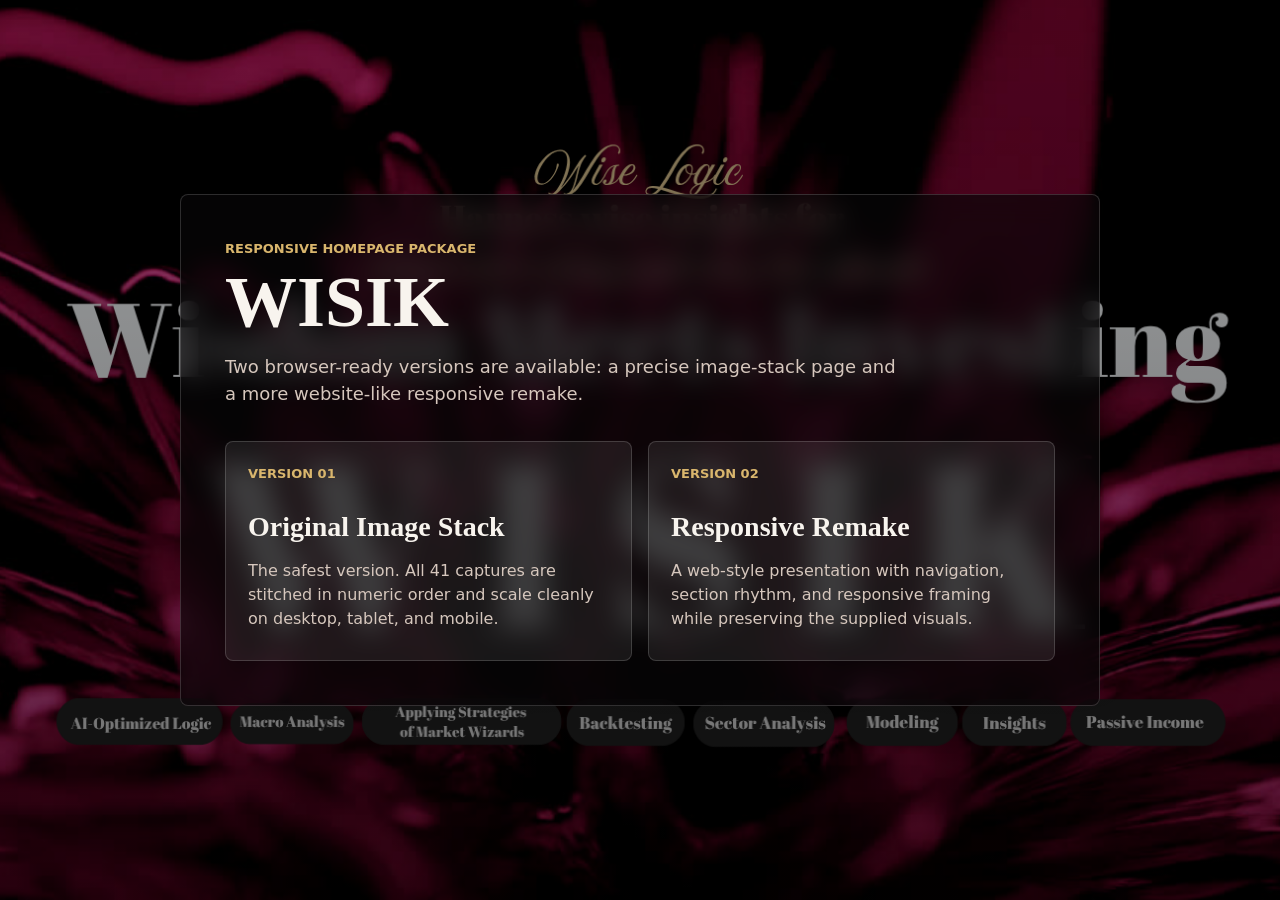
<file: sites/homepage-image-site/index.html>
<!doctype html>
<html lang="en">
  <head>
    <meta charset="utf-8">
    <meta name="viewport" content="width=device-width, initial-scale=1">
    <title>WISIK Homepage Preview</title>
    <meta
      name="description"
      content="Two responsive HTML previews built from the supplied numbered homepage captures."
    >
    <link rel="stylesheet" href="styles.css">
  </head>
  <body class="landing">
    <main class="choice-shell" aria-labelledby="site-title">
      <p class="eyebrow">Responsive homepage package</p>
      <h1 id="site-title">WISIK</h1>
      <p class="lead">
        Two browser-ready versions are available: a precise image-stack page
        and a more website-like responsive remake.
      </p>

      <div class="choice-grid" aria-label="Preview options">
        <a class="choice-card" href="image-stack.html">
          <span class="choice-kicker">Version 01</span>
          <strong>Original Image Stack</strong>
          <span>
            The safest version. All 41 captures are stitched in numeric order
            and scale cleanly on desktop, tablet, and mobile.
          </span>
        </a>

        <a class="choice-card" href="responsive-remake.html">
          <span class="choice-kicker">Version 02</span>
          <strong>Responsive Remake</strong>
          <span>
            A web-style presentation with navigation, section rhythm, and
            responsive framing while preserving the supplied visuals.
          </span>
        </a>
      </div>
    </main>
  </body>
</html>
</file>
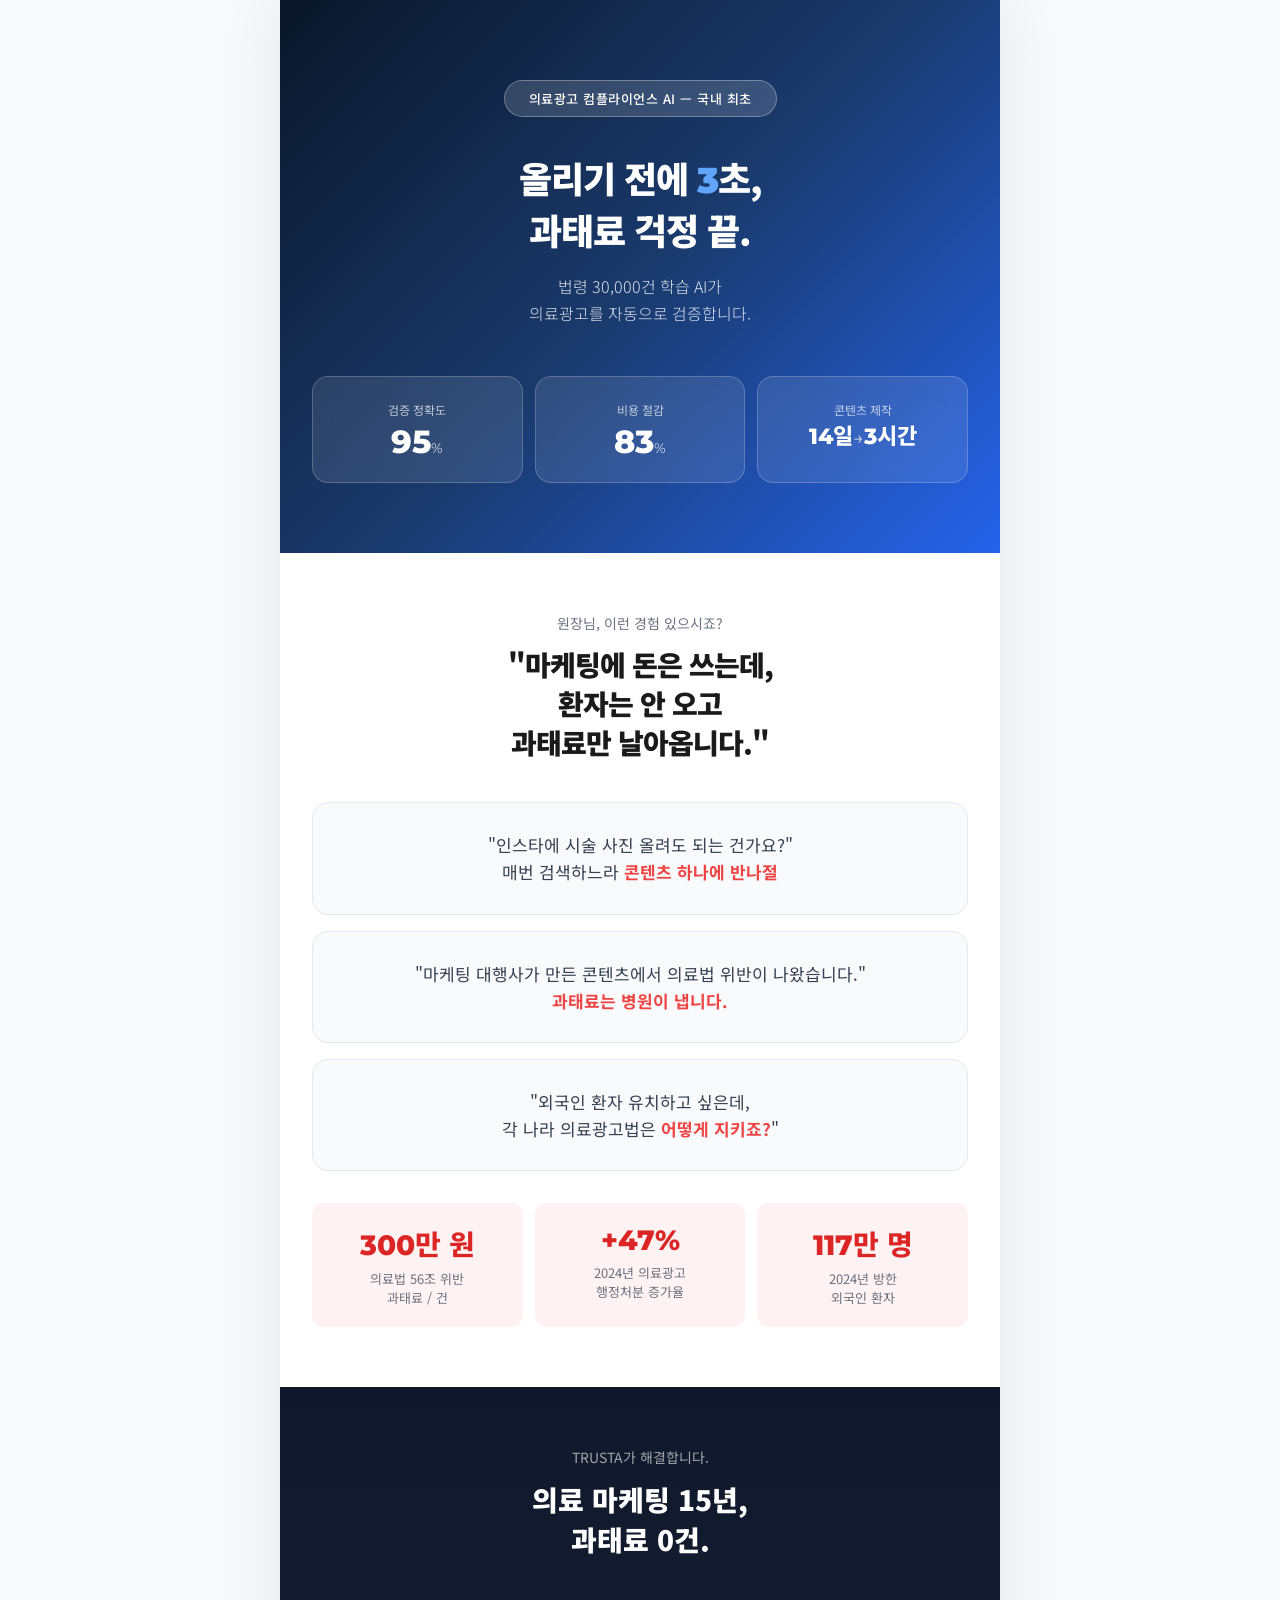
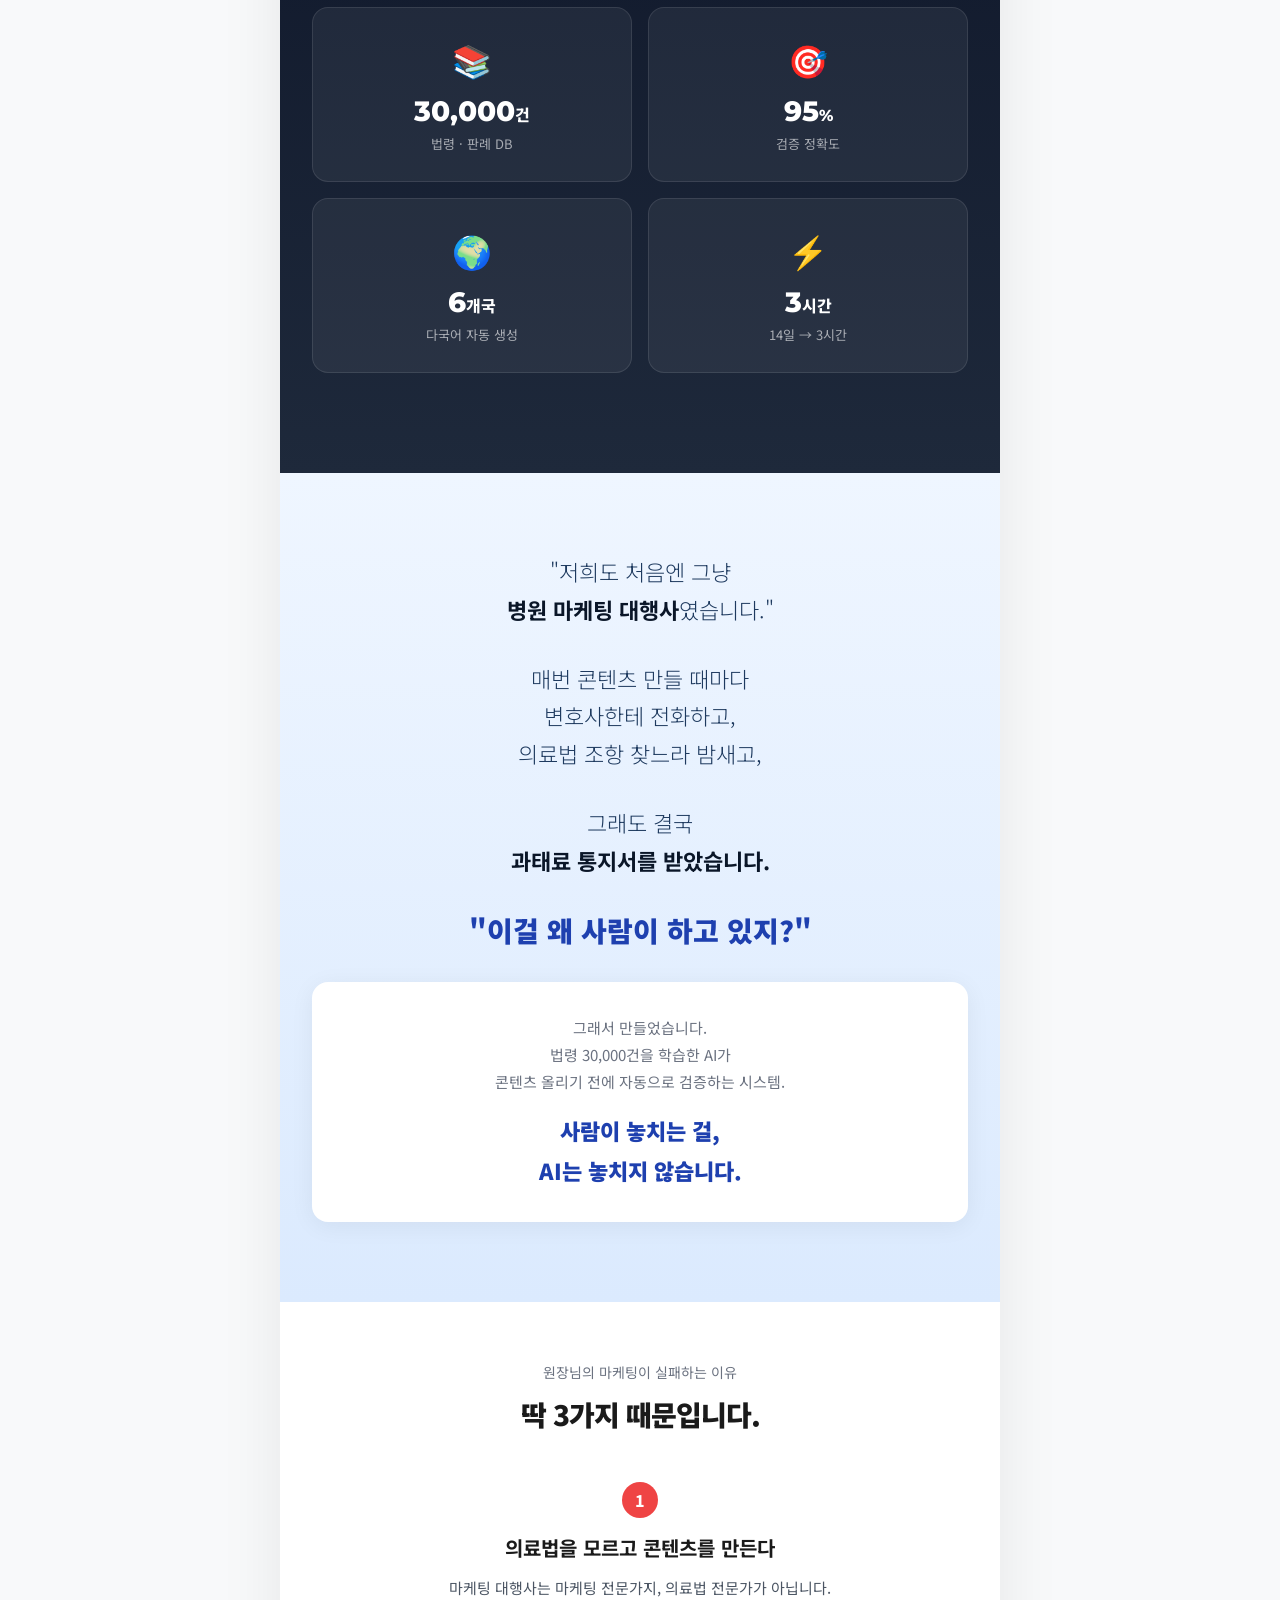
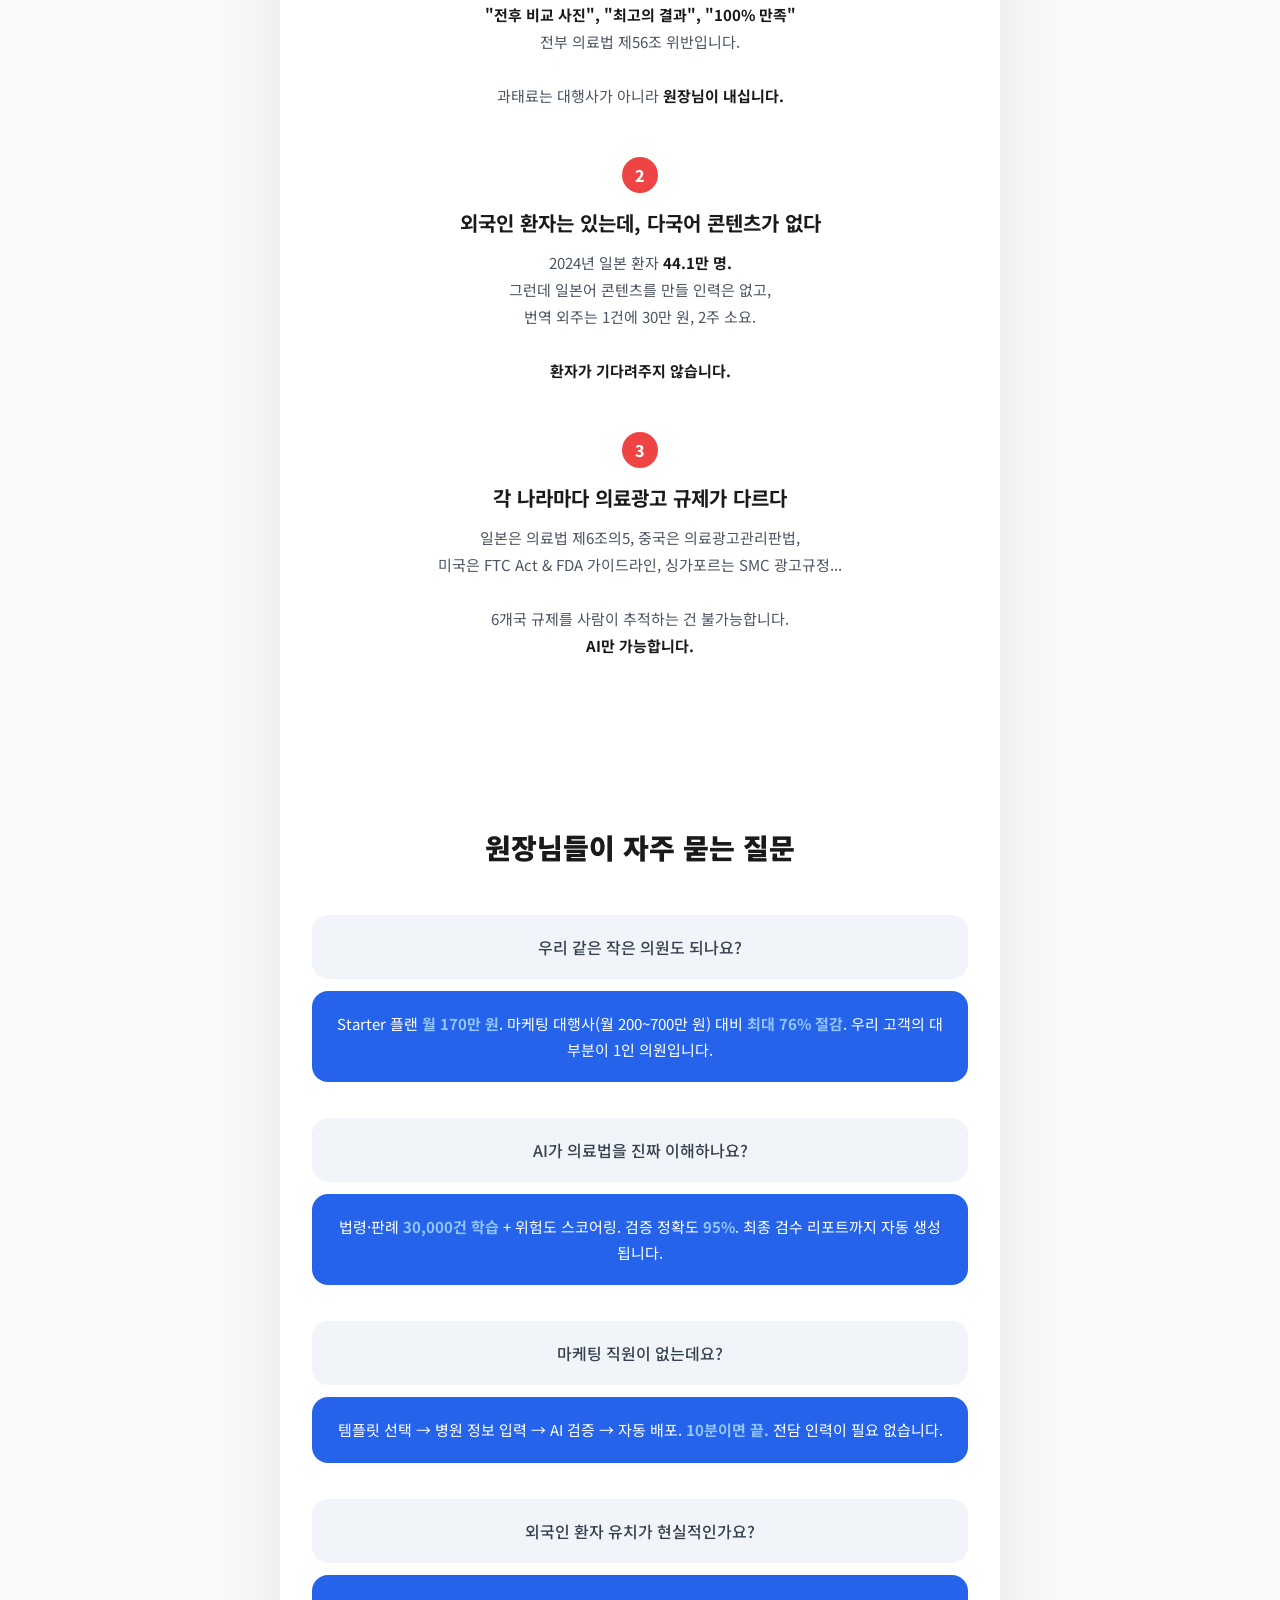
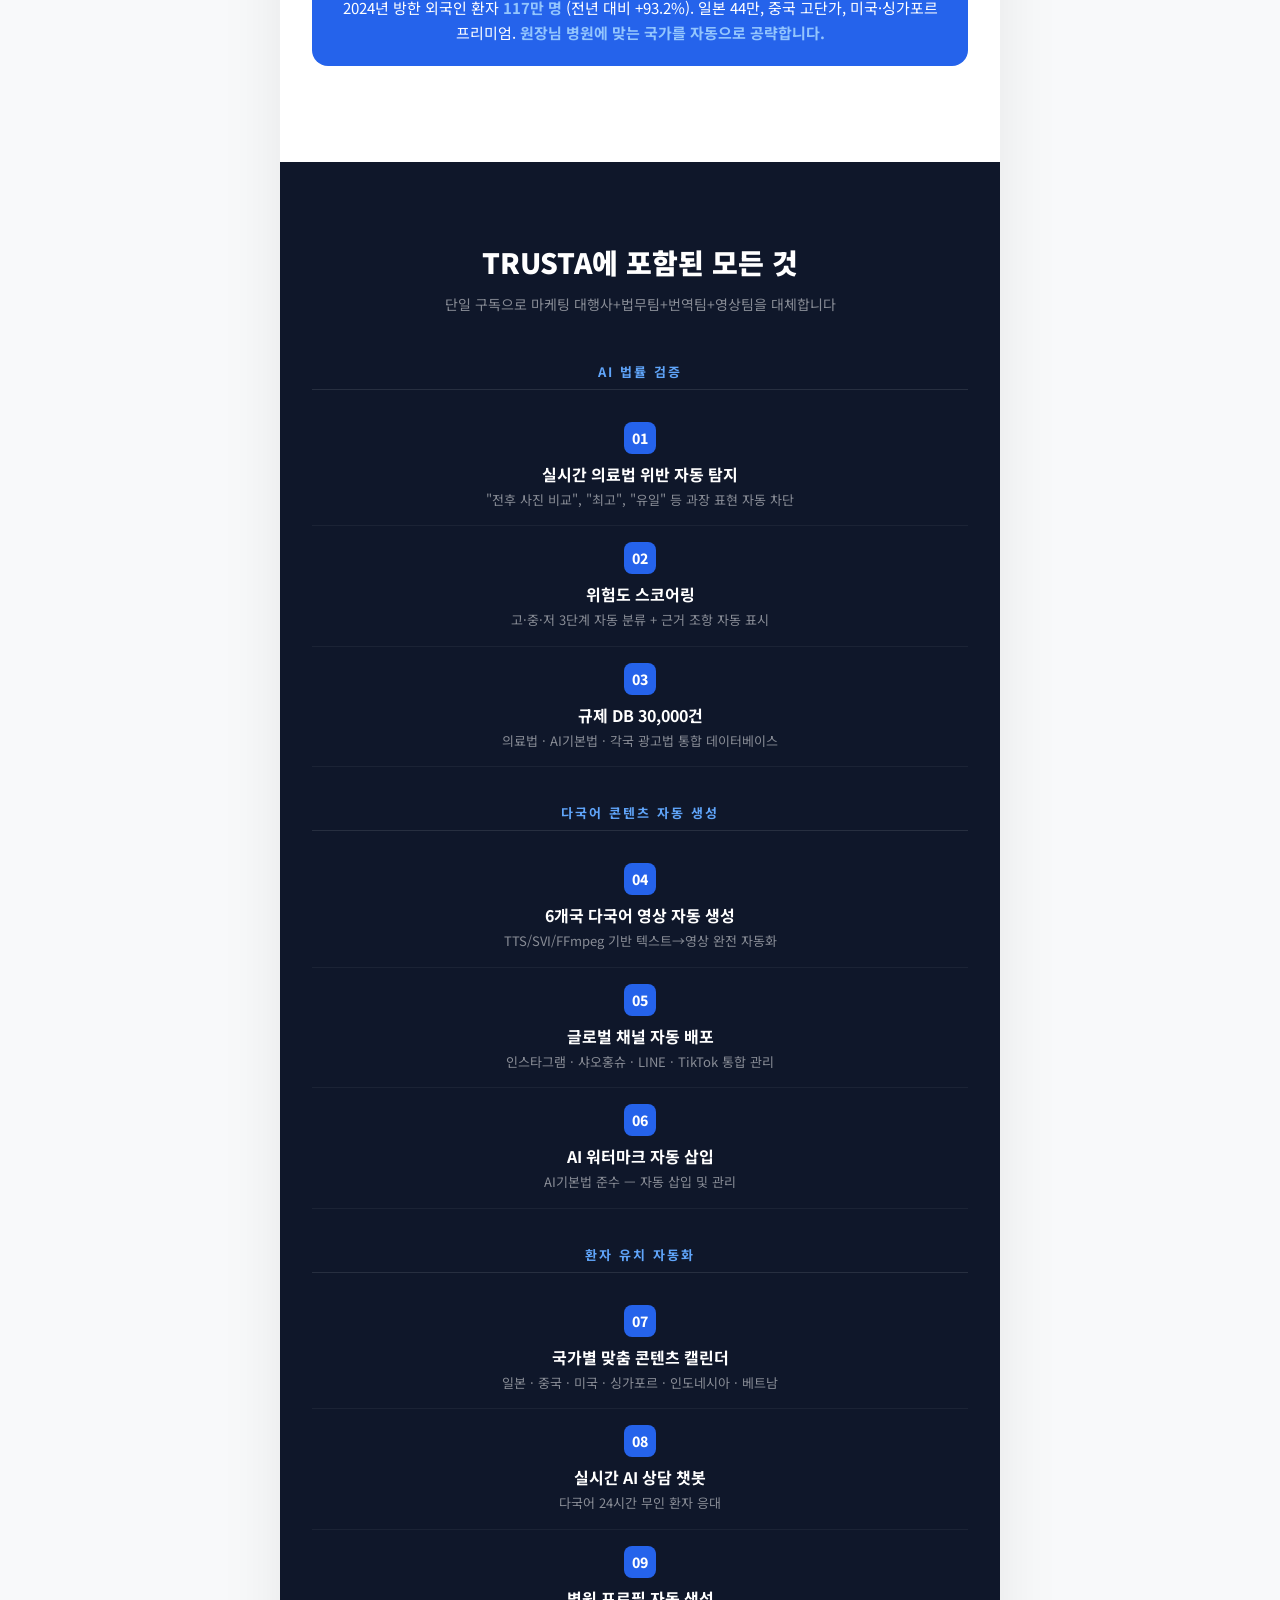
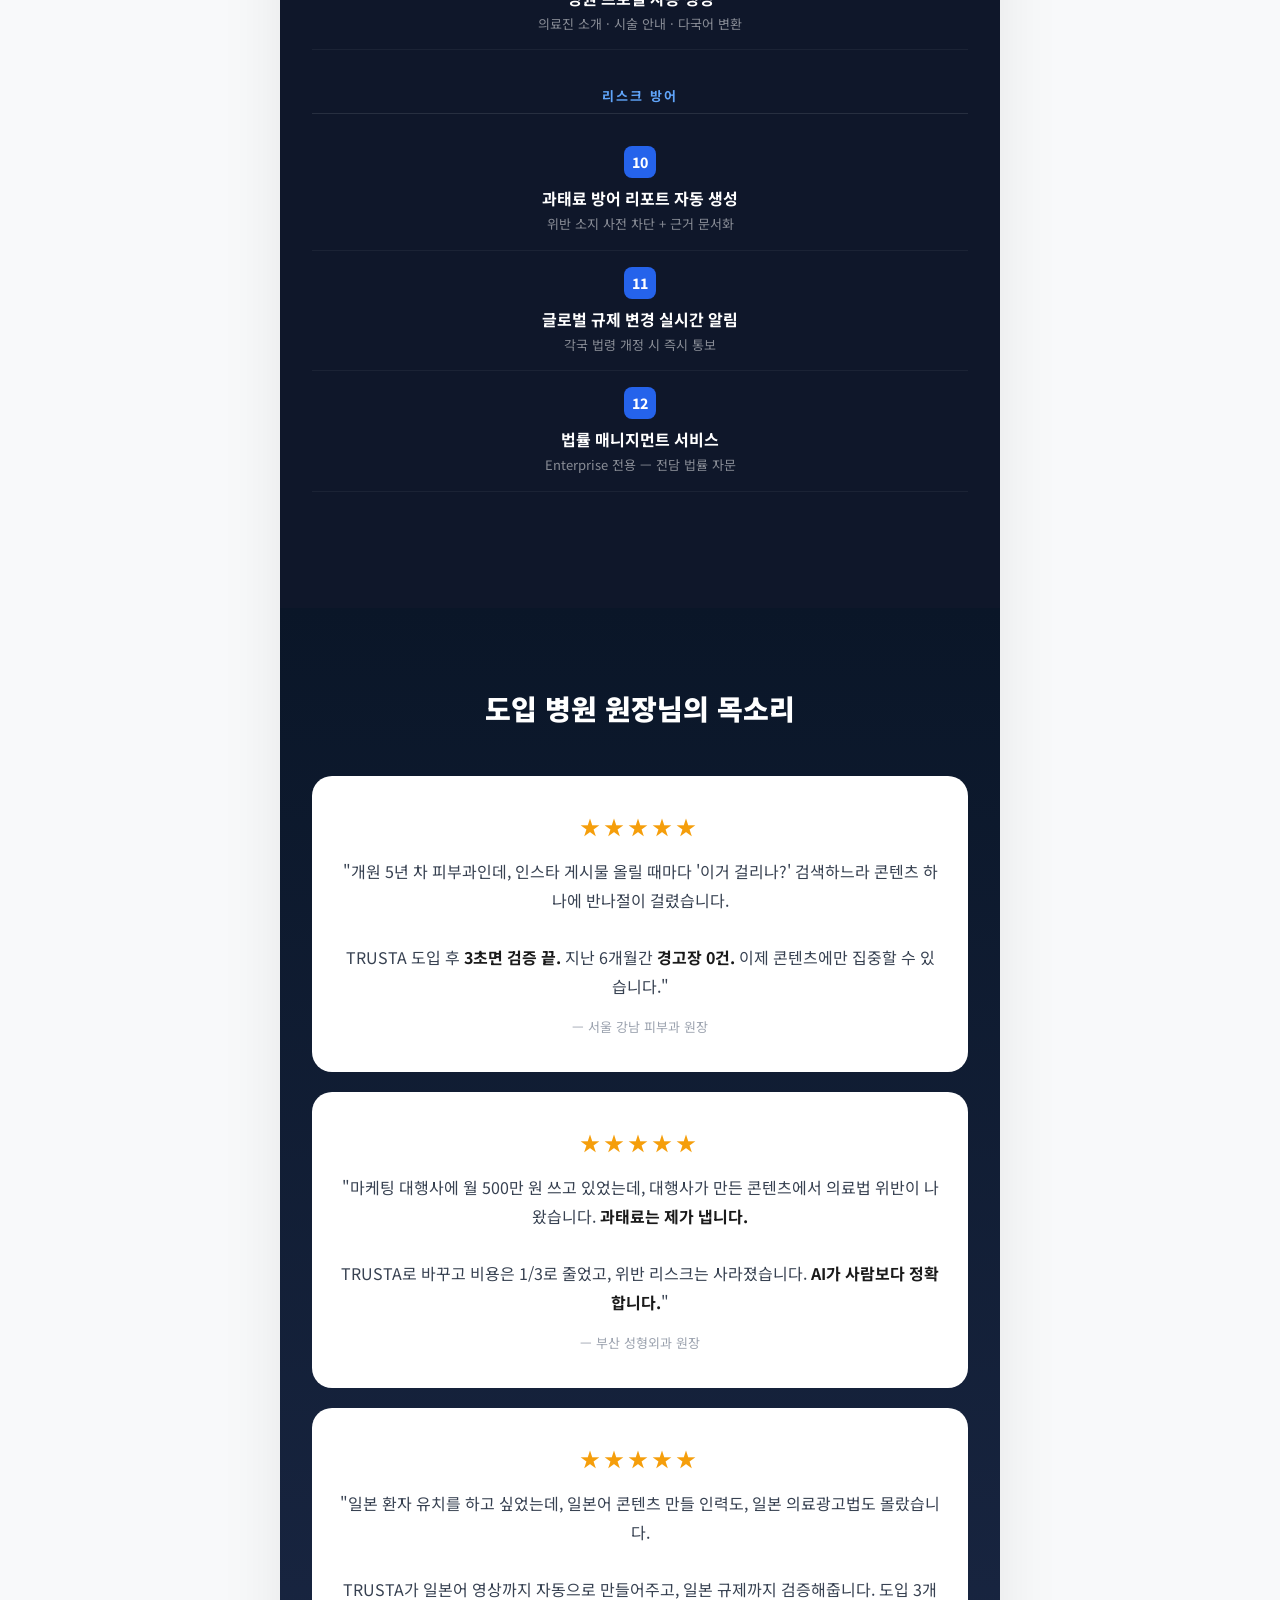
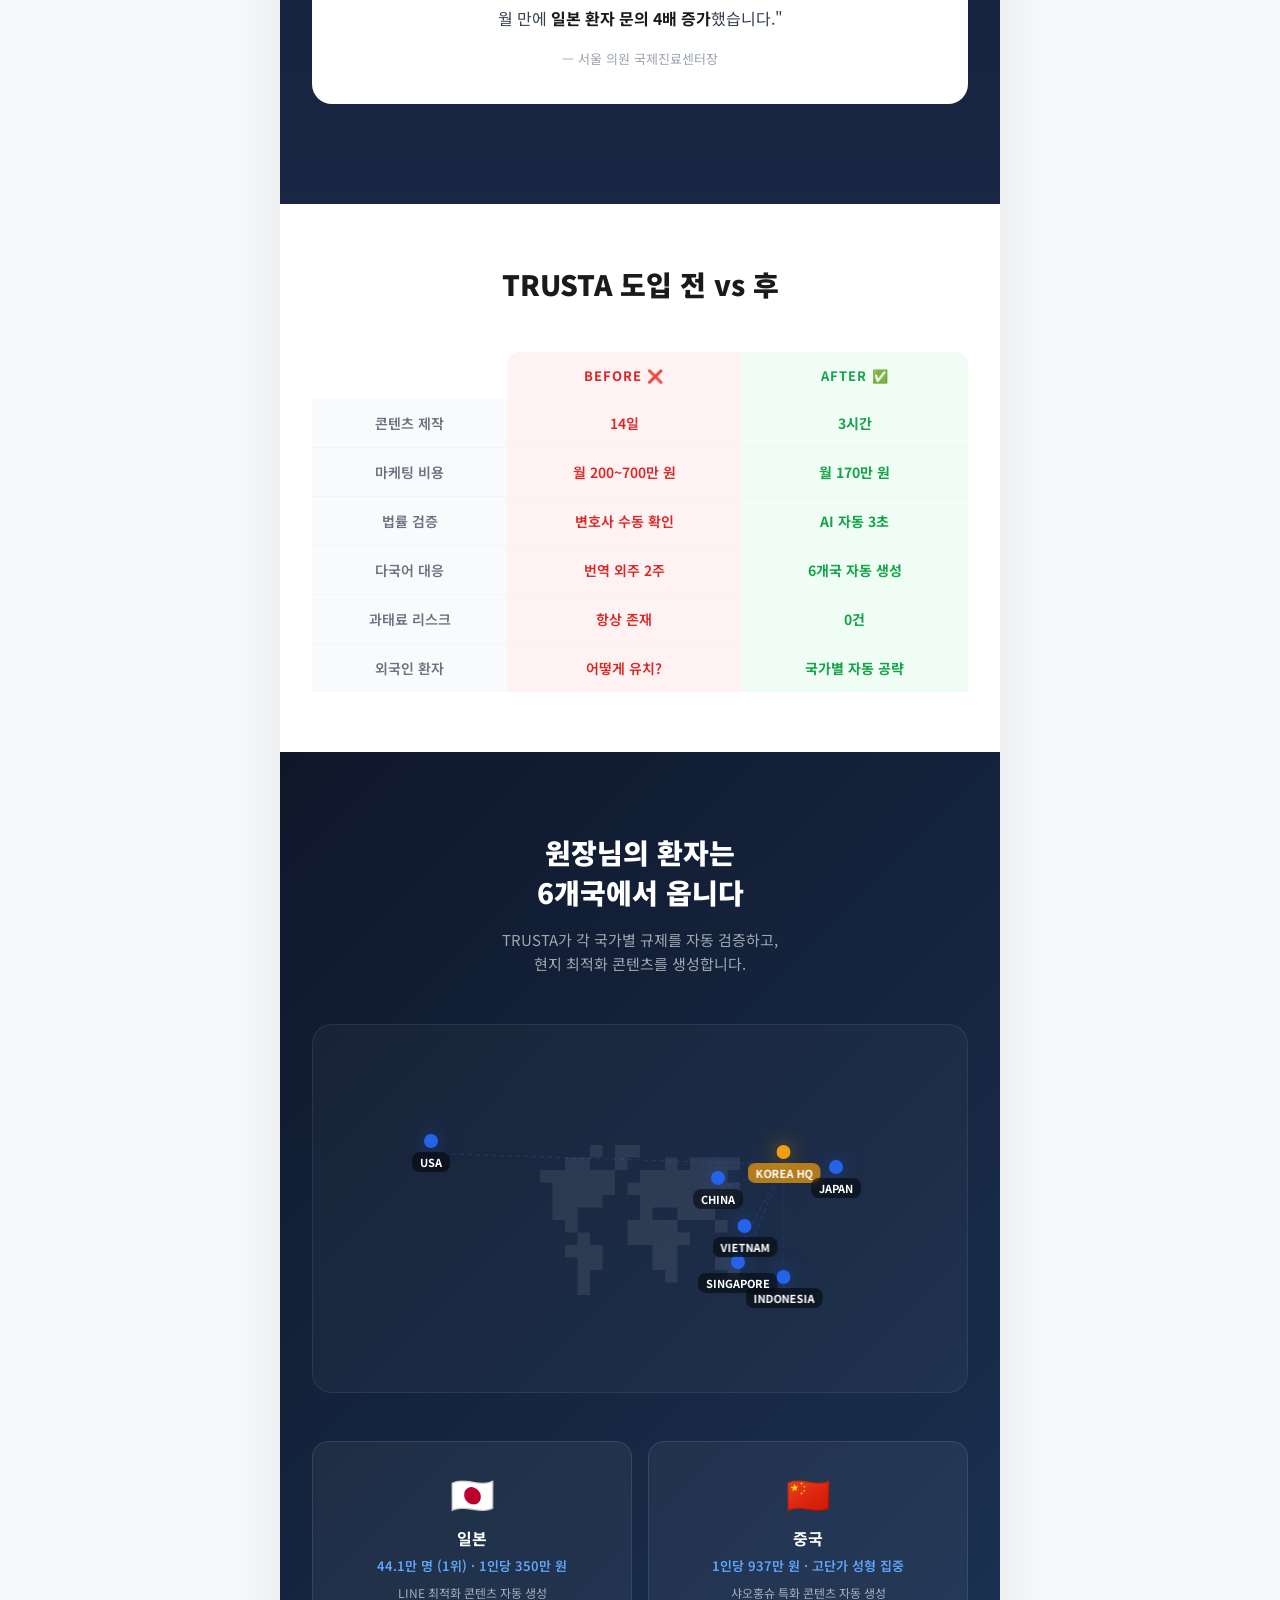
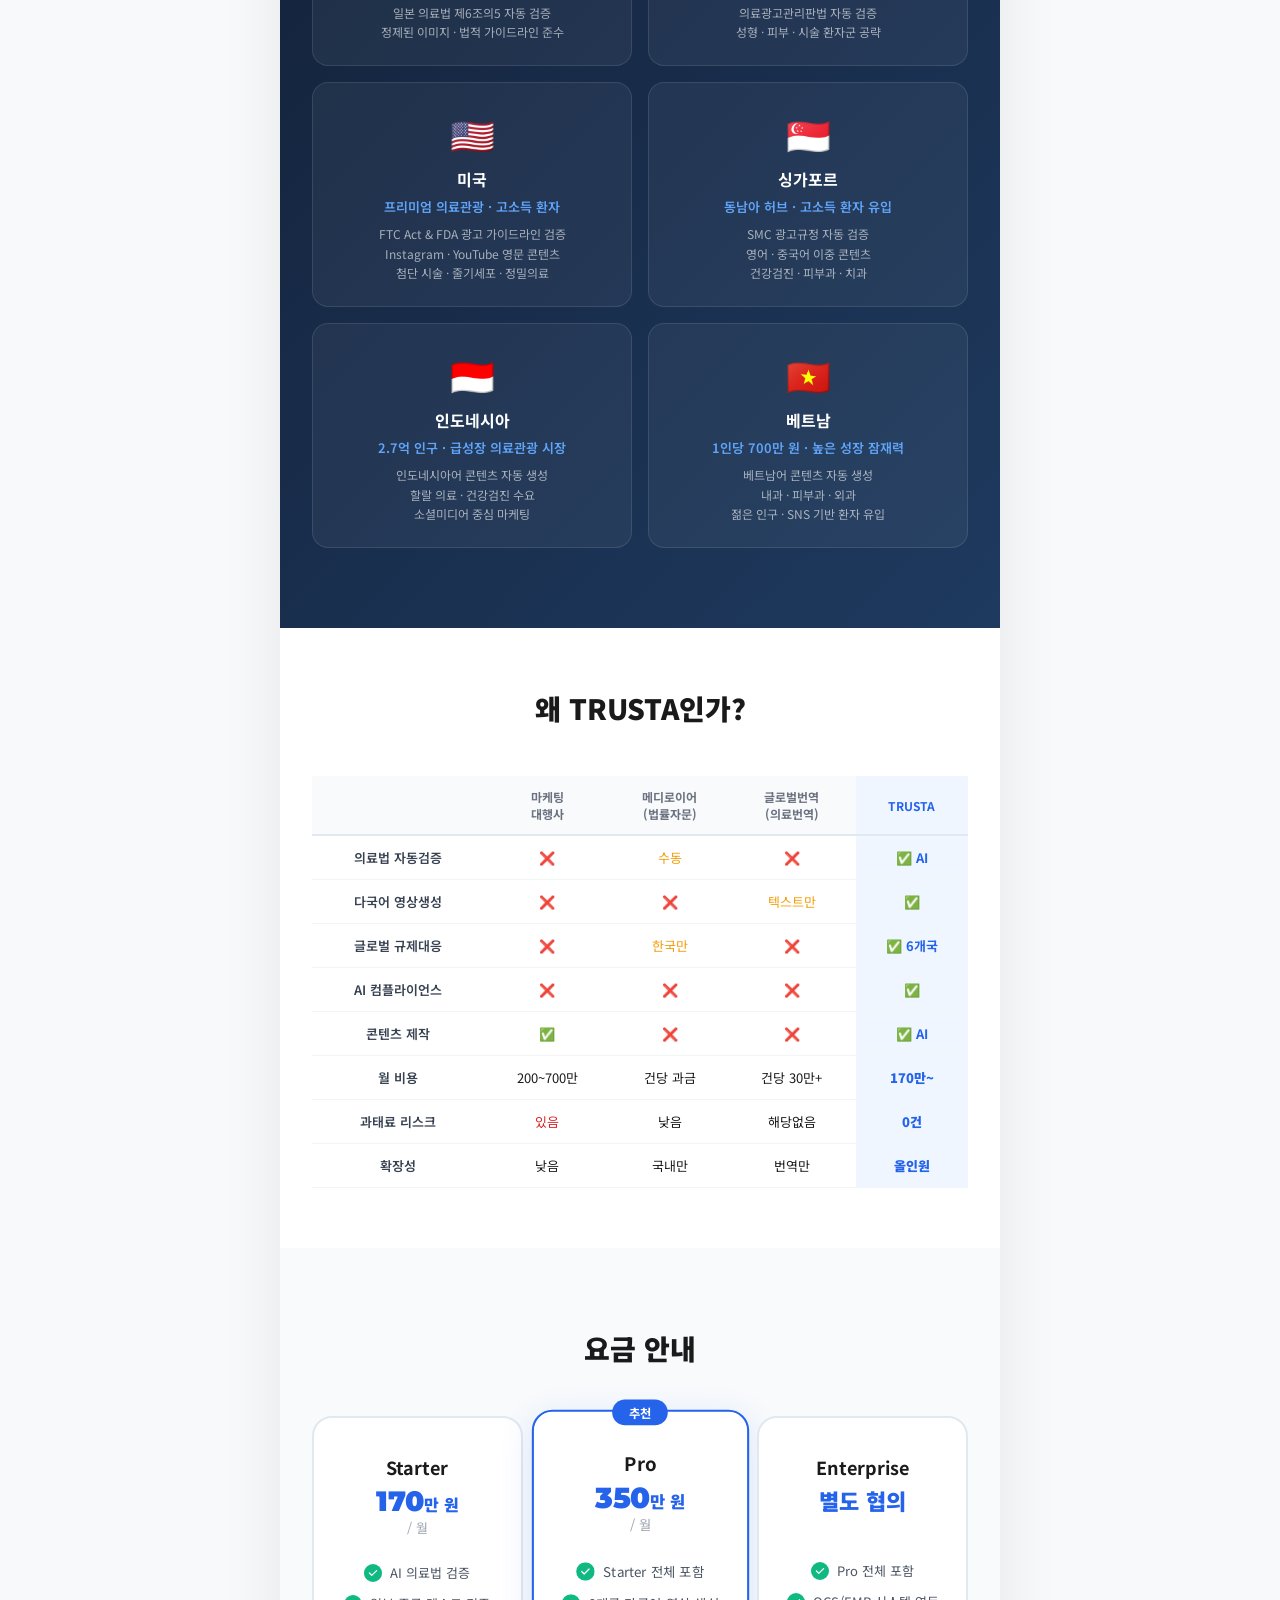
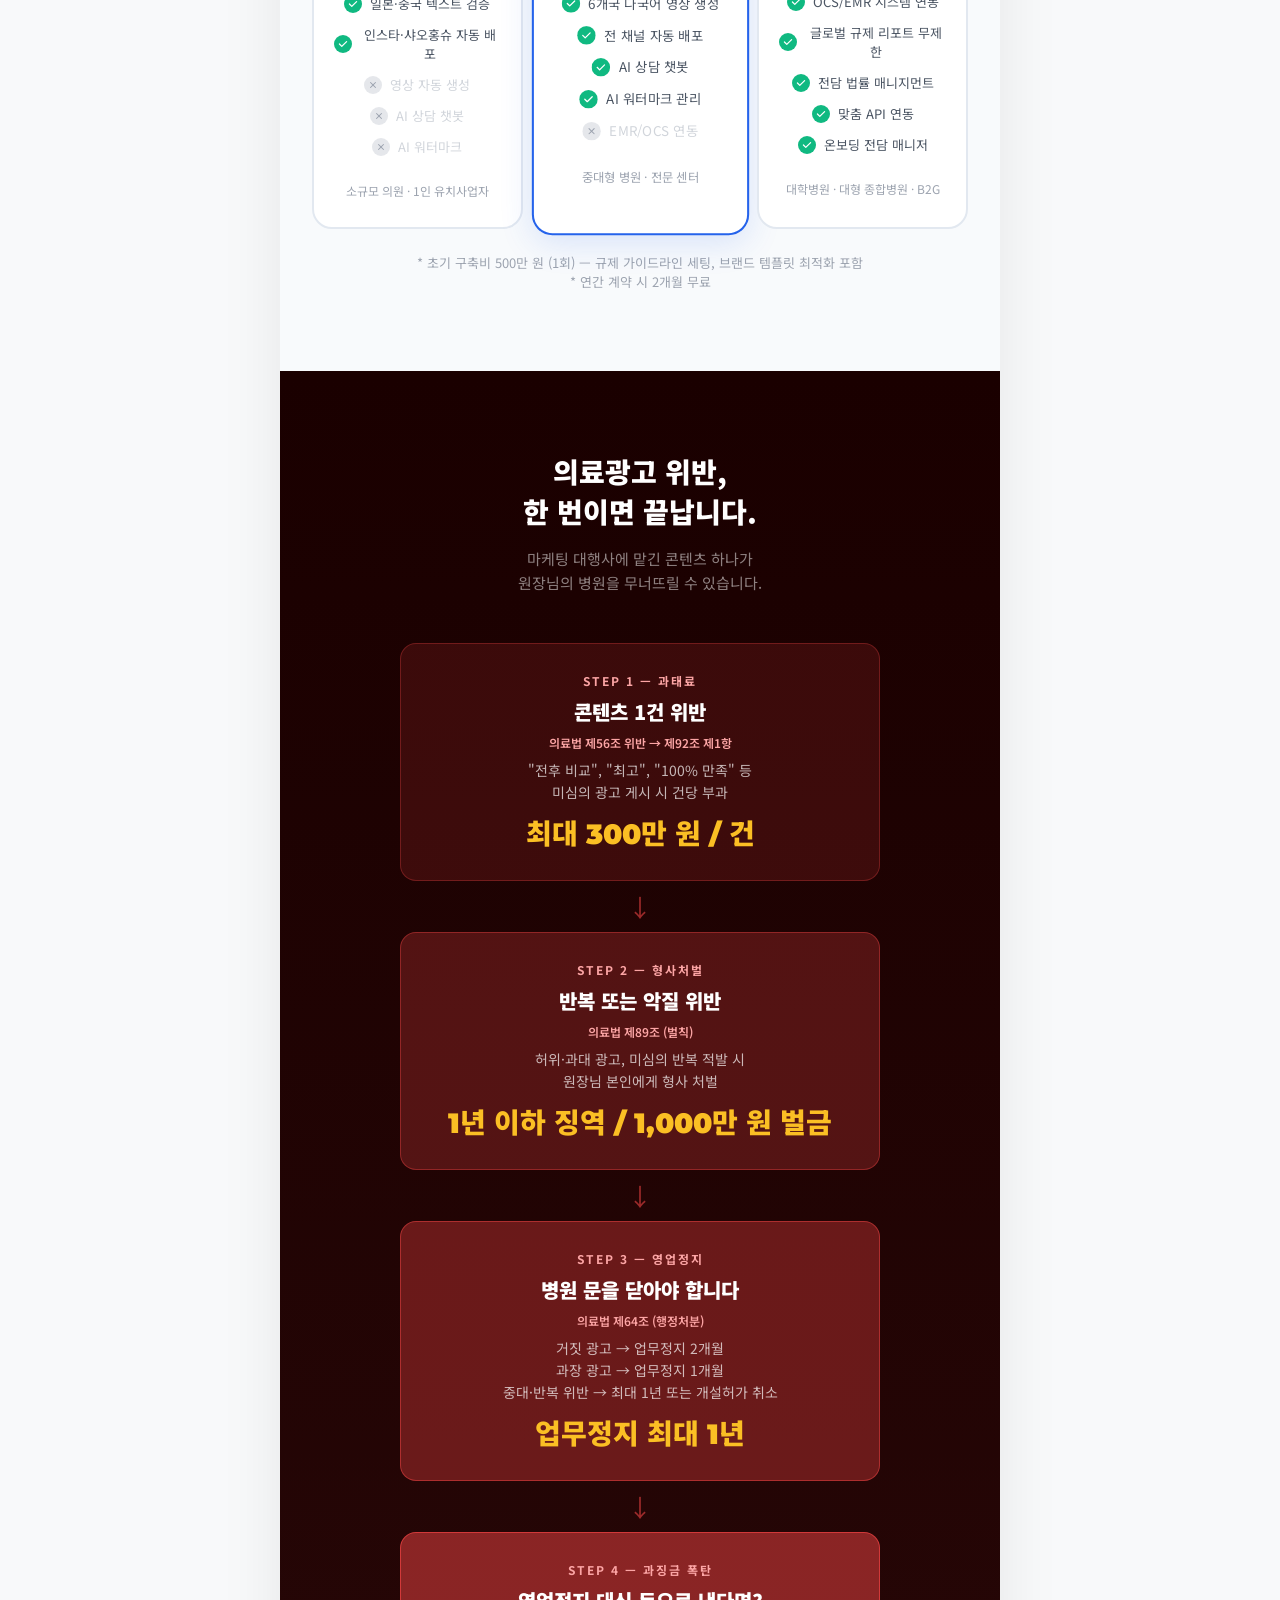
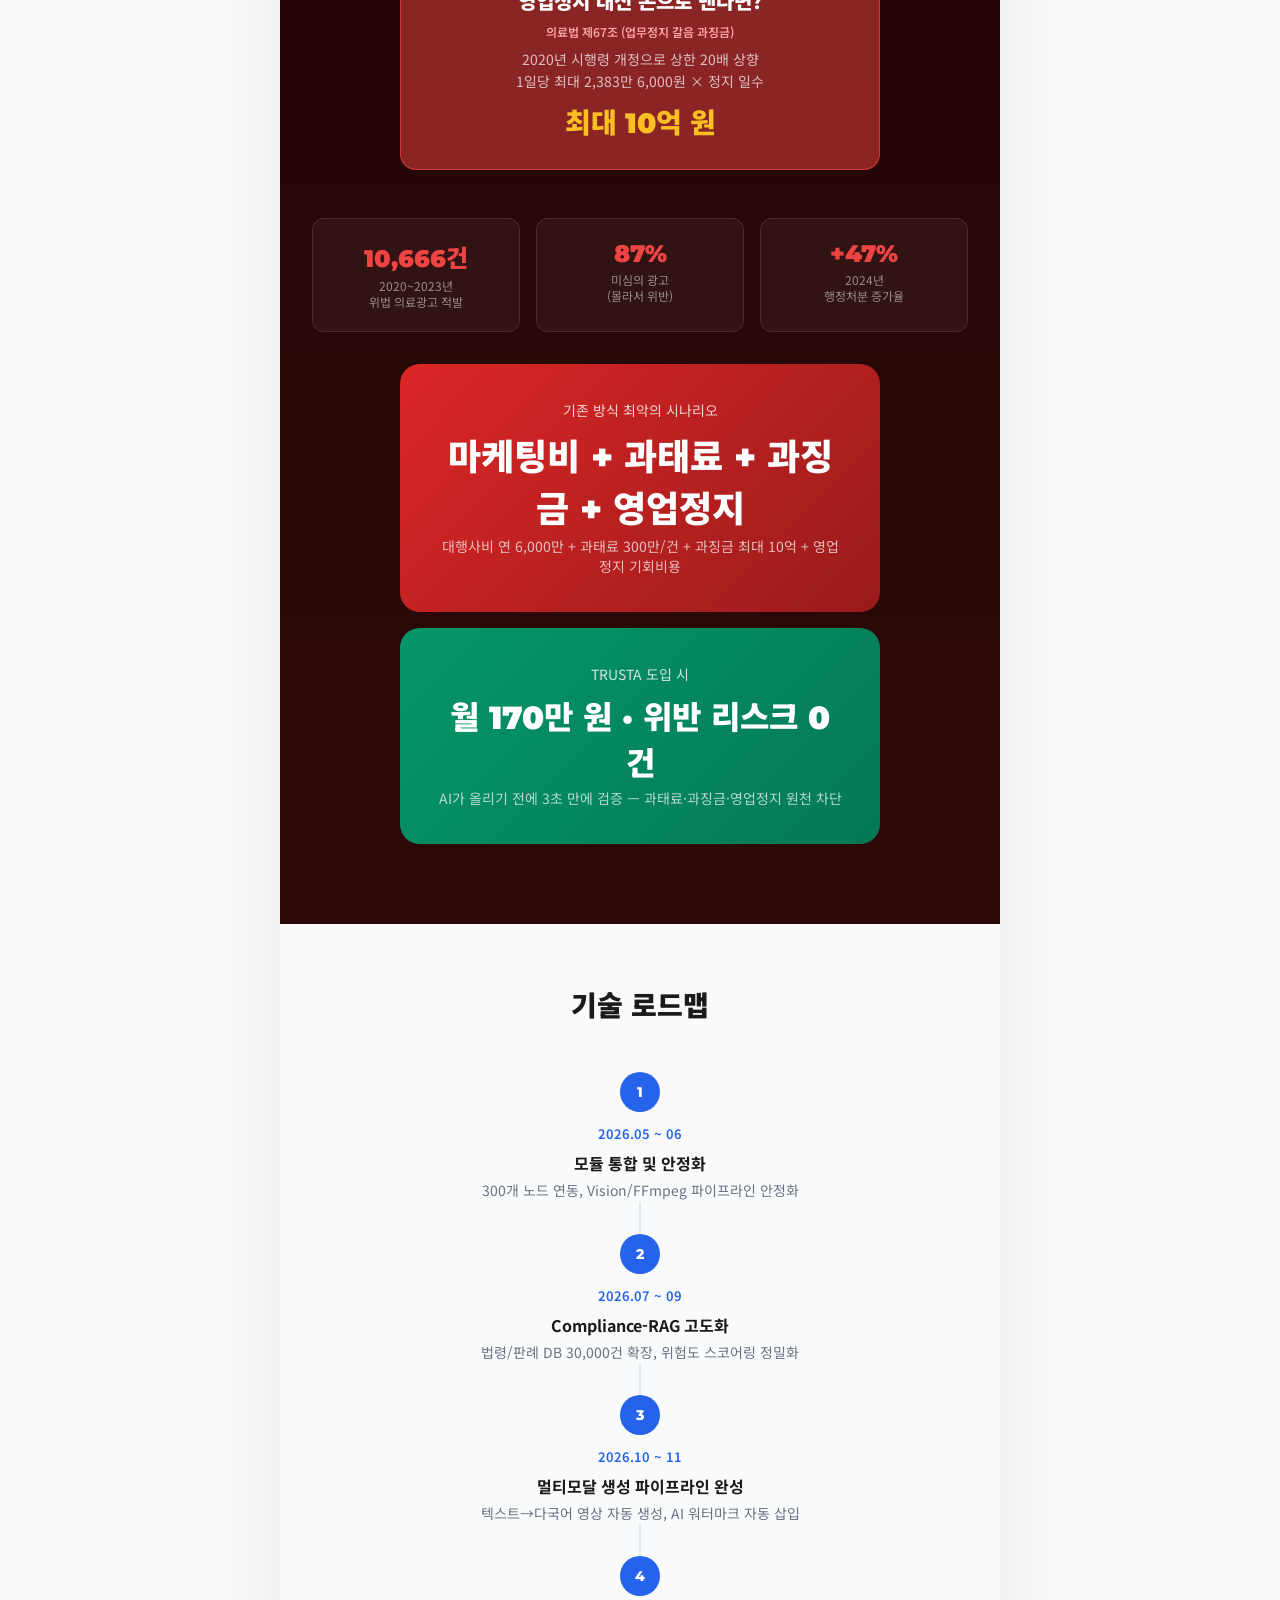
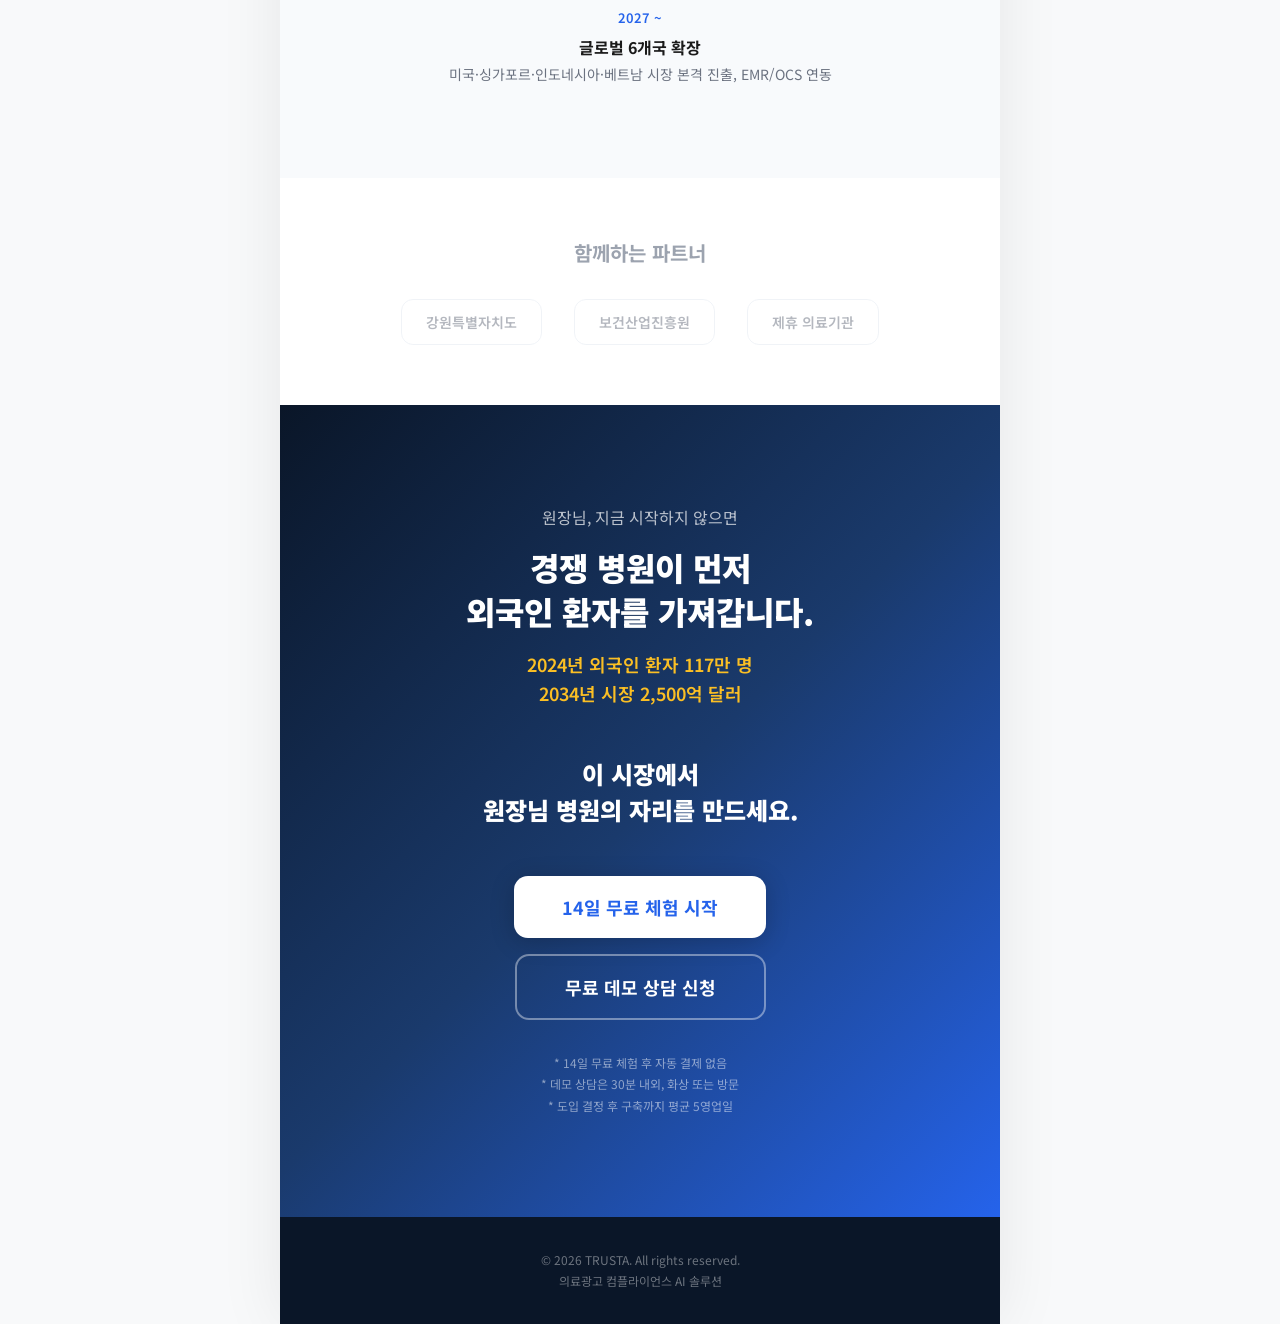
<file: sites/trusta-landing-site/index.html>
<!DOCTYPE html>
<html lang="ko">
<head>
<meta charset="UTF-8">
<meta name="viewport" content="width=device-width, initial-scale=1.0">
<title>TRUSTA - 의료광고 AI 법률 검증 시스템</title>
<link rel="preconnect" href="https://fonts.googleapis.com">
<link href="https://fonts.googleapis.com/css2?family=Noto+Sans+KR:wght@300;400;500;700;900&family=Montserrat:wght@600;700;800;900&display=swap" rel="stylesheet">
<style>
*{margin:0;padding:0;box-sizing:border-box}
body{font-family:'Noto Sans KR',sans-serif;background:#f8f9fa;color:#1a1a1a;-webkit-font-smoothing:antialiased}
.num{font-family:'Montserrat','Noto Sans KR',sans-serif}
img{max-width:100%}

/* Layout */
.page{max-width:720px;margin:0 auto;background:#fff;box-shadow:0 0 60px rgba(0,0,0,.08)}
section{padding:60px 32px;overflow:hidden;text-align:center}

/* Hero */
.hero{background:linear-gradient(135deg,#0A1628 0%,#1a3a6c 50%,#2563EB 100%);color:#fff;text-align:center;padding:80px 32px 70px}
.hero .badge{display:inline-block;background:rgba(255,255,255,.15);border:1px solid rgba(255,255,255,.3);border-radius:30px;padding:8px 24px;font-size:13px;font-weight:500;letter-spacing:.5px;margin-bottom:36px;backdrop-filter:blur(10px)}
.hero h1{font-size:36px;font-weight:900;line-height:1.35;margin-bottom:20px;letter-spacing:-1px}
.hero h1 span{color:#60a5fa}
.hero .sub{font-size:16px;font-weight:300;line-height:1.7;opacity:.85;margin-bottom:48px}
.stats{display:flex;justify-content:center;gap:12px;flex-wrap:wrap}
.stat-card{background:rgba(255,255,255,.1);border:1px solid rgba(255,255,255,.2);border-radius:16px;padding:24px 20px;flex:1;min-width:140px;backdrop-filter:blur(10px)}
.stat-card .label{font-size:12px;opacity:.7;margin-bottom:8px}
.stat-card .value{font-size:32px;font-weight:800;line-height:1}
.stat-card .unit{font-size:14px;font-weight:400;opacity:.8}

/* Pain */
.pain{background:#fff;text-align:center}
.pain .eyebrow{font-size:14px;color:#6b7280;margin-bottom:12px}
.pain h2{font-size:28px;font-weight:900;line-height:1.4;margin-bottom:40px;letter-spacing:-1px}
.pain-card{background:#f8fafc;border:1px solid #e2e8f0;border-radius:16px;padding:28px 24px;margin-bottom:16px;text-align:center;font-size:17px;line-height:1.6;color:#374151;position:relative}
.pain-card em{font-style:normal;color:#ef4444;font-weight:700}
.pain .data-row{display:flex;gap:12px;margin-top:32px;flex-wrap:wrap}
.pain .data-item{flex:1;min-width:180px;background:#fef2f2;border-radius:12px;padding:20px;text-align:center}
.pain .data-item .num{font-size:28px;font-weight:800;color:#dc2626}
.pain .data-item .desc{font-size:13px;color:#6b7280;margin-top:6px}

/* Credibility */
.cred{background:linear-gradient(180deg,#0f172a,#1e293b);color:#fff;text-align:center}
.cred .eyebrow{font-size:14px;opacity:.6;margin-bottom:12px}
.cred h2{font-size:28px;font-weight:900;margin-bottom:48px}
.cred-grid{display:grid;grid-template-columns:1fr 1fr;gap:16px;margin-bottom:40px}
.cred-item{background:rgba(255,255,255,.06);border:1px solid rgba(255,255,255,.1);border-radius:16px;padding:28px 20px;text-align:center}
.cred-item .icon{font-size:32px;margin-bottom:12px}
.cred-item .val{font-size:28px;font-weight:800;margin-bottom:6px}
.cred-item .lbl{font-size:13px;opacity:.6}

/* Story */
.story{background:#fff;text-align:center}
.story .eyebrow{font-size:14px;color:#6b7280;text-align:center;margin-bottom:12px}
.story h2{font-size:28px;font-weight:900;text-align:center;margin-bottom:48px;letter-spacing:-1px}
.story-block{margin-bottom:48px;text-align:center}
.story-num{display:inline-flex;align-items:center;justify-content:center;width:36px;height:36px;background:#ef4444;color:#fff;border-radius:50%;font-size:16px;font-weight:800;margin-bottom:16px}
.story-block h3{font-size:20px;font-weight:700;margin-bottom:12px;line-height:1.4}
.story-block p{font-size:15px;color:#4b5563;line-height:1.8}
.story-block p strong{color:#1a1a1a}

/* Underdog */
.underdog{background:linear-gradient(180deg,#eff6ff,#dbeafe);text-align:center;padding:80px 32px}
.underdog .quote{font-size:22px;font-weight:300;line-height:1.7;color:#1e3a5f;margin-bottom:32px}
.underdog .quote strong{font-weight:700;color:#0A1628}
.underdog .punchline{font-size:28px;font-weight:900;color:#1e40af;margin-bottom:32px;line-height:1.4}
.underdog .reveal{background:#fff;border-radius:16px;padding:32px;margin-top:32px;box-shadow:0 4px 24px rgba(0,0,0,.06)}
.underdog .reveal p{font-size:15px;color:#6b7280;line-height:1.8}
.underdog .reveal .big{font-size:22px;font-weight:900;color:#1e40af;margin-top:16px}

/* Objection */
.objection{background:#fff;text-align:center}
.objection h2{font-size:28px;font-weight:900;text-align:center;margin-bottom:48px}
.obj-item{margin-bottom:36px}
.obj-q{background:#f1f5f9;border-radius:16px;padding:20px 24px;font-size:16px;font-weight:500;color:#374151;margin-bottom:12px;text-align:center}
.obj-a{background:#2563EB;border-radius:16px;padding:20px 24px;font-size:15px;color:#fff;line-height:1.7;text-align:center}
.obj-a strong{color:#93c5fd}

/* Value Stack */
.value-stack{background:#0f172a;color:#fff;padding:80px 32px;text-align:center}
.value-stack h2{font-size:28px;font-weight:900;text-align:center;margin-bottom:12px}
.value-stack .sub{text-align:center;font-size:14px;opacity:.5;margin-bottom:48px}
.vs-category{margin-bottom:36px}
.vs-cat-title{font-size:13px;font-weight:700;color:#60a5fa;text-transform:uppercase;letter-spacing:2px;margin-bottom:16px;padding-bottom:8px;border-bottom:1px solid rgba(255,255,255,.1);text-align:center}
.vs-item{display:flex;flex-direction:column;align-items:center;gap:8px;padding:16px 0;border-bottom:1px solid rgba(255,255,255,.05);text-align:center}
.vs-num{display:inline-flex;align-items:center;justify-content:center;min-width:32px;height:32px;background:#2563EB;color:#fff;border-radius:8px;font-size:14px;font-weight:800;flex-shrink:0}
.vs-content{text-align:center}
.vs-content h4{font-size:16px;font-weight:700;margin-bottom:4px}
.vs-content p{font-size:13px;opacity:.5;line-height:1.5}

/* Review */
.reviews{background:linear-gradient(180deg,#0A1628,#1a2744);padding:80px 32px;text-align:center}
.reviews h2{font-size:28px;font-weight:900;color:#fff;text-align:center;margin-bottom:48px}
.review-card{background:#fff;border-radius:20px;padding:36px 28px;margin-bottom:20px;position:relative;text-align:center}
.review-stars{color:#f59e0b;font-size:20px;margin-bottom:16px;letter-spacing:4px}
.review-text{font-size:16px;line-height:1.8;color:#374151;margin-bottom:16px}
.review-text strong{color:#1a1a1a}
.review-author{font-size:13px;color:#9ca3af}

/* Before/After */
.ba{background:#fff;text-align:center}
.ba h2{font-size:28px;font-weight:900;margin-bottom:48px}
.ba-table{width:100%;border-collapse:collapse;font-size:14px;text-align:center}
.ba-table th{padding:14px 12px;font-weight:700;font-size:13px;text-transform:uppercase;letter-spacing:1px;text-align:center}
.ba-table th.before{background:#fef2f2;color:#dc2626;border-radius:12px 0 0 0}
.ba-table th.after{background:#f0fdf4;color:#16a34a;border-radius:0 12px 0 0}
.ba-table td{padding:14px 12px;border-bottom:1px solid #f3f4f6;text-align:center}
.ba-table tr:last-child td{border-bottom:none}
.ba-table .metric{font-weight:600;color:#6b7280;background:#f9fafb}
.ba-table .bad{color:#dc2626;font-weight:600;background:#fef2f2}
.ba-table .good{color:#16a34a;font-weight:700;background:#f0fdf4}

/* Market */
.market{background:linear-gradient(135deg,#0f172a,#1e3a5f);color:#fff;text-align:center;padding:80px 32px}
.market h2{font-size:28px;font-weight:900;margin-bottom:16px}
.market .market-sub{font-size:15px;opacity:.6;margin-bottom:48px;line-height:1.6}
.map-container{position:relative;width:100%;aspect-ratio:16/9;margin-bottom:48px;background:rgba(255,255,255,.03);border-radius:20px;border:1px solid rgba(255,255,255,.08);overflow:hidden}
.map-bg{position:absolute;inset:0;display:flex;align-items:center;justify-content:center;opacity:.08;font-size:200px;pointer-events:none}
.map-dot{position:absolute;display:flex;flex-direction:column;align-items:center;gap:4px;transform:translate(-50%,-50%);cursor:default;z-index:2}
.map-dot .dot{width:14px;height:14px;background:#2563EB;border-radius:50%;border:3px solid rgba(37,99,235,.3);box-shadow:0 0 20px rgba(37,99,235,.5);animation:pulse 2s infinite}
.map-dot .dot-label{font-size:11px;font-weight:700;color:#fff;white-space:nowrap;background:rgba(0,0,0,.5);padding:2px 8px;border-radius:8px;backdrop-filter:blur(4px)}
.map-line{position:absolute;z-index:1}
@keyframes pulse{0%,100%{box-shadow:0 0 20px rgba(37,99,235,.5)}50%{box-shadow:0 0 30px rgba(37,99,235,.8),0 0 60px rgba(37,99,235,.3)}}
.country-grid{display:grid;grid-template-columns:1fr 1fr;gap:16px}
.country{text-align:center;background:rgba(255,255,255,.05);border:1px solid rgba(255,255,255,.1);border-radius:16px;padding:24px 16px;transition:transform .2s,border-color .2s}
.country:hover{transform:translateY(-4px);border-color:rgba(37,99,235,.4)}
.country .flag{font-size:36px;margin-bottom:8px}
.country h3{font-size:16px;font-weight:700;margin-bottom:6px}
.country .spend{font-size:13px;color:#60a5fa;font-weight:600;margin-bottom:8px;line-height:1.5}
.country p{font-size:12px;opacity:.6;line-height:1.6}

/* Competitor */
.competitor{background:#fff;text-align:center}
.competitor h2{font-size:28px;font-weight:900;text-align:center;margin-bottom:48px}
.comp-table{width:100%;border-collapse:collapse;font-size:13px;text-align:center}
.comp-table thead th{padding:12px 8px;background:#f8fafc;font-weight:700;font-size:12px;color:#6b7280;border-bottom:2px solid #e2e8f0;text-align:center}
.comp-table thead th:last-child{background:#eff6ff;color:#2563EB}
.comp-table tbody td{padding:12px 8px;border-bottom:1px solid #f3f4f6;font-size:13px;text-align:center}
.comp-table tbody td:first-child{font-weight:600;color:#374151}
.comp-table tbody td:last-child{background:#eff6ff;font-weight:700;color:#2563EB}
.comp-table .yes{color:#16a34a}
.comp-table .no{color:#dc2626}
.comp-table .mid{color:#f59e0b}

/* Pricing */
.pricing{background:#f8fafc;padding:80px 32px;text-align:center}
.pricing h2{font-size:28px;font-weight:900;text-align:center;margin-bottom:48px}
.plan-grid{display:flex;gap:12px;flex-wrap:wrap;justify-content:center}
.plan{flex:1;min-width:200px;background:#fff;border:2px solid #e2e8f0;border-radius:20px;padding:28px 20px;position:relative;transition:transform .2s;text-align:center}
.plan.featured{border-color:#2563EB;transform:scale(1.03);box-shadow:0 8px 32px rgba(37,99,235,.15)}
.plan .tag{position:absolute;top:-12px;left:50%;transform:translateX(-50%);background:#2563EB;color:#fff;font-size:12px;font-weight:700;padding:4px 16px;border-radius:20px}
.plan h3{font-size:18px;font-weight:700;text-align:center;margin-bottom:4px;margin-top:8px}
.plan .price{text-align:center;margin-bottom:20px}
.plan .price .amount{font-size:28px;font-weight:900;color:#2563EB}
.plan .price .period{font-size:13px;color:#9ca3af}
.plan ul{list-style:none;margin-bottom:20px}
.plan li{font-size:13px;padding:6px 0;color:#4b5563;display:flex;align-items:center;justify-content:center;gap:8px}
.plan li::before{content:'';display:inline-block;width:18px;height:18px;background:#10b981;border-radius:50%;flex-shrink:0;background-image:url("data:image/svg+xml,%3Csvg xmlns='http://www.w3.org/2000/svg' viewBox='0 0 20 20' fill='white'%3E%3Cpath fill-rule='evenodd' d='M16.707 5.293a1 1 0 010 1.414l-8 8a1 1 0 01-1.414 0l-4-4a1 1 0 011.414-1.414L8 12.586l7.293-7.293a1 1 0 011.414 0z'/%3E%3C/svg%3E");background-size:12px;background-repeat:no-repeat;background-position:center}
.plan li.disabled{color:#d1d5db}
.plan li.disabled::before{background:#e5e7eb;background-image:url("data:image/svg+xml,%3Csvg xmlns='http://www.w3.org/2000/svg' viewBox='0 0 20 20' fill='%239ca3af'%3E%3Cpath fill-rule='evenodd' d='M4.293 4.293a1 1 0 011.414 0L10 8.586l4.293-4.293a1 1 0 111.414 1.414L11.414 10l4.293 4.293a1 1 0 01-1.414 1.414L10 11.414l-4.293 4.293a1 1 0 01-1.414-1.414L8.586 10 4.293 5.707a1 1 0 010-1.414z'/%3E%3C/svg%3E");background-size:10px;background-repeat:no-repeat;background-position:center}
.plan .target{font-size:12px;color:#9ca3af;text-align:center;margin-top:12px}

/* Risk / Penalty */
.risk{background:linear-gradient(180deg,#1a0000,#2d0a0a);color:#fff;text-align:center;padding:80px 32px}
.risk h2{font-size:28px;font-weight:900;margin-bottom:16px}
.risk .risk-sub{font-size:15px;opacity:.5;margin-bottom:48px;line-height:1.6}
.risk-flow{display:flex;flex-direction:column;gap:0;margin-bottom:48px;align-items:center}
.risk-step{width:100%;max-width:480px;border-radius:16px;padding:28px 24px;position:relative}
.risk-step.step1{background:rgba(239,68,68,.15);border:1px solid rgba(239,68,68,.3)}
.risk-step.step2{background:rgba(239,68,68,.25);border:1px solid rgba(239,68,68,.4)}
.risk-step.step3{background:rgba(239,68,68,.35);border:1px solid rgba(239,68,68,.5)}
.risk-step.step4{background:rgba(239,68,68,.5);border:1px solid rgba(239,68,68,.7)}
.risk-arrow{font-size:24px;color:#ef4444;padding:8px 0;opacity:.6}
.risk-step .step-label{font-size:12px;font-weight:700;color:#fca5a5;letter-spacing:2px;text-transform:uppercase;margin-bottom:8px}
.risk-step h3{font-size:20px;font-weight:900;margin-bottom:8px;color:#fff}
.risk-step .law{font-size:12px;color:#fca5a5;margin-bottom:8px;font-weight:600}
.risk-step .detail{font-size:14px;opacity:.7;line-height:1.6}
.risk-step .amount{font-size:28px;font-weight:900;color:#fbbf24;margin-top:8px}
.risk-stat{display:flex;gap:16px;flex-wrap:wrap;margin-top:48px;justify-content:center}
.risk-stat-item{background:rgba(255,255,255,.05);border:1px solid rgba(255,255,255,.1);border-radius:12px;padding:20px 16px;flex:1;min-width:140px}
.risk-stat-item .rs-val{font-size:24px;font-weight:900;color:#ef4444;margin-bottom:4px}
.risk-stat-item .rs-label{font-size:12px;opacity:.5;line-height:1.4}
.risk-total{background:linear-gradient(135deg,#dc2626,#991b1b);border-radius:20px;padding:36px;margin-top:32px;max-width:480px;display:inline-block;width:100%}
.risk-total .rt-label{font-size:14px;opacity:.8;margin-bottom:8px}
.risk-total .rt-amount{font-size:36px;font-weight:900;margin-bottom:4px}
.risk-total .rt-sub{font-size:14px;opacity:.7}
.risk-shield{background:linear-gradient(135deg,#059669,#047857);border-radius:20px;padding:36px;margin-top:16px;max-width:480px;display:inline-block;width:100%}
.risk-shield .rs-label{font-size:14px;opacity:.8;margin-bottom:8px}
.risk-shield .rs-amount{font-size:32px;font-weight:900;margin-bottom:4px}
.risk-shield .rs-sub{font-size:14px;opacity:.7}

/* CTA */
.cta{background:linear-gradient(135deg,#0A1628 0%,#1a3a6c 50%,#2563EB 100%);color:#fff;text-align:center;padding:100px 32px}
.cta .pre{font-size:16px;opacity:.7;margin-bottom:16px}
.cta h2{font-size:32px;font-weight:900;line-height:1.4;margin-bottom:16px}
.cta .market-data{font-size:18px;color:#fbbf24;font-weight:600;margin-bottom:48px;line-height:1.6}
.cta .closing{font-size:24px;font-weight:900;margin-bottom:48px;line-height:1.5}
.btn{display:inline-block;padding:18px 48px;border-radius:14px;font-size:18px;font-weight:700;text-decoration:none;transition:all .2s;cursor:pointer;border:none}
.btn-primary{background:#fff;color:#2563EB;margin-bottom:16px;box-shadow:0 4px 24px rgba(0,0,0,.2)}
.btn-primary:hover{transform:translateY(-2px);box-shadow:0 8px 32px rgba(0,0,0,.3)}
.btn-secondary{background:transparent;color:#fff;border:2px solid rgba(255,255,255,.4);margin-bottom:32px}
.btn-secondary:hover{border-color:#fff;background:rgba(255,255,255,.1)}
.cta .note{font-size:12px;opacity:.5;line-height:1.8}

/* Footer */
.footer{background:#0A1628;color:rgba(255,255,255,.4);text-align:center;padding:32px;font-size:12px;line-height:1.8}

/* Roadmap */
.roadmap{background:#f8fafc;text-align:center}
.roadmap h2{font-size:28px;font-weight:900;text-align:center;margin-bottom:48px}
.rm-timeline{display:inline-flex;flex-direction:column;align-items:center}
.rm-item{display:flex;flex-direction:column;align-items:center;margin-bottom:32px;position:relative}
.rm-item::after{content:'';position:absolute;bottom:-32px;width:2px;height:32px;background:#e2e8f0}
.rm-item:last-child::after{display:none}
.rm-dot{width:40px;height:40px;background:#2563EB;border-radius:50%;display:flex;align-items:center;justify-content:center;flex-shrink:0;color:#fff;font-size:14px;font-weight:800;position:relative;z-index:1;margin-bottom:12px}
.rm-content{text-align:center}
.rm-content h3{font-size:16px;font-weight:700;margin-bottom:4px}
.rm-content .date{font-size:13px;color:#2563EB;font-weight:600;margin-bottom:8px}
.rm-content p{font-size:14px;color:#6b7280;line-height:1.6}

/* Partner */
.partner{background:#fff;text-align:center}
.partner h2{font-size:20px;font-weight:700;color:#9ca3af;margin-bottom:32px}
.partner-logos{display:flex;justify-content:center;gap:32px;flex-wrap:wrap;align-items:center;opacity:.5}
.partner-logos span{font-size:14px;font-weight:600;color:#6b7280;padding:12px 24px;border:1px solid #e2e8f0;border-radius:12px}

/* Animations */
.fade-in{opacity:0;transform:translateY(30px);transition:opacity .6s ease,transform .6s ease}
.fade-in.visible{opacity:1;transform:translateY(0)}

/* Responsive */
@media(max-width:480px){
  section{padding:48px 20px}
  .hero{padding:60px 20px 50px}
  .hero h1{font-size:28px}
  .stat-card .value{font-size:24px}
  .cred-grid{grid-template-columns:1fr}
  .plan-grid{flex-direction:column}
  .plan.featured{transform:none}
  .save-compare{flex-direction:column}
  .cta h2{font-size:26px}
  .comp-table{font-size:11px}
  .comp-table thead th,.comp-table tbody td{padding:8px 4px}
  .country-grid{grid-template-columns:1fr}
  .map-container{aspect-ratio:4/3}
}
</style>
</head>
<body>

<div class="page">

<!-- ==================== HERO ==================== -->
<section class="hero">
  <div class="badge">의료광고 컴플라이언스 AI &mdash; 국내 최초</div>
  <h1>올리기 전에 <span class="num">3</span>초,<br>과태료 걱정 끝.</h1>
  <p class="sub">법령 30,000건 학습 AI가<br>의료광고를 자동으로 검증합니다.</p>
  <div class="stats">
    <div class="stat-card">
      <div class="label">검증 정확도</div>
      <div class="value num">95<span class="unit">%</span></div>
    </div>
    <div class="stat-card">
      <div class="label">비용 절감</div>
      <div class="value num">83<span class="unit">%</span></div>
    </div>
    <div class="stat-card">
      <div class="label">콘텐츠 제작</div>
      <div class="value num" style="font-size:22px">14일<span class="unit" style="font-size:18px">&rarr;</span>3시간</div>
    </div>
  </div>
</section>

<!-- ==================== PAIN ==================== -->
<section class="pain fade-in">
  <p class="eyebrow">원장님, 이런 경험 있으시죠?</p>
  <h2>"마케팅에 돈은 쓰는데,<br>환자는 안 오고<br>과태료만 날아옵니다."</h2>
  <div class="pain-card">"인스타에 시술 사진 올려도 되는 건가요?"<br>매번 검색하느라 <em>콘텐츠 하나에 반나절</em></div>
  <div class="pain-card">"마케팅 대행사가 만든 콘텐츠에서 의료법 위반이 나왔습니다."<br><em>과태료는 병원이 냅니다.</em></div>
  <div class="pain-card">"외국인 환자 유치하고 싶은데,<br>각 나라 의료광고법은 <em>어떻게 지키죠?</em>"</div>
  <div class="data-row">
    <div class="data-item">
      <div class="num">300만 원</div>
      <div class="desc">의료법 56조 위반<br>과태료 / 건</div>
    </div>
    <div class="data-item">
      <div class="num">+47%</div>
      <div class="desc">2024년 의료광고<br>행정처분 증가율</div>
    </div>
    <div class="data-item">
      <div class="num">117만 명</div>
      <div class="desc">2024년 방한<br>외국인 환자</div>
    </div>
  </div>
</section>

<!-- ==================== CREDIBILITY ==================== -->
<section class="cred fade-in">
  <p class="eyebrow">TRUSTA가 해결합니다.</p>
  <h2>의료 마케팅 15년,<br>과태료 0건.</h2>
  <div class="cred-grid">
    <div class="cred-item">
      <div class="icon">&#x1F4DA;</div>
      <div class="val num">30,000<span style="font-size:16px">건</span></div>
      <div class="lbl">법령 &middot; 판례 DB</div>
    </div>
    <div class="cred-item">
      <div class="icon">&#x1F3AF;</div>
      <div class="val num">95<span style="font-size:16px">%</span></div>
      <div class="lbl">검증 정확도</div>
    </div>
    <div class="cred-item">
      <div class="icon">&#x1F30D;</div>
      <div class="val num">6<span style="font-size:16px">개국</span></div>
      <div class="lbl">다국어 자동 생성</div>
    </div>
    <div class="cred-item">
      <div class="icon">&#x26A1;</div>
      <div class="val num">3<span style="font-size:16px">시간</span></div>
      <div class="lbl">14일 &rarr; 3시간</div>
    </div>
  </div>
</section>

<!-- ==================== UNDERDOG ==================== -->
<section class="underdog fade-in">
  <p class="quote">"저희도 처음엔 그냥<br><strong>병원 마케팅 대행사</strong>였습니다."</p>
  <p class="quote">매번 콘텐츠 만들 때마다<br>변호사한테 전화하고,<br>의료법 조항 찾느라 밤새고,</p>
  <p class="quote">그래도 결국<br><strong>과태료 통지서를 받았습니다.</strong></p>
  <p class="punchline">"이걸 왜 사람이 하고 있지?"</p>
  <div class="reveal">
    <p>그래서 만들었습니다.<br>법령 30,000건을 학습한 AI가<br>콘텐츠 올리기 전에 자동으로 검증하는 시스템.</p>
    <p class="big">사람이 놓치는 걸,<br>AI는 놓치지 않습니다.</p>
  </div>
</section>

<!-- ==================== 3 REASONS ==================== -->
<section class="story fade-in">
  <p class="eyebrow">원장님의 마케팅이 실패하는 이유</p>
  <h2>딱 3가지 때문입니다.</h2>

  <div class="story-block">
    <div class="story-num">1</div>
    <h3>의료법을 모르고 콘텐츠를 만든다</h3>
    <p>마케팅 대행사는 마케팅 전문가지, 의료법 전문가가 아닙니다.<br><strong>"전후 비교 사진", "최고의 결과", "100% 만족"</strong><br>전부 의료법 제56조 위반입니다.<br><br>과태료는 대행사가 아니라 <strong>원장님이 내십니다.</strong></p>
  </div>

  <div class="story-block">
    <div class="story-num">2</div>
    <h3>외국인 환자는 있는데, 다국어 콘텐츠가 없다</h3>
    <p>2024년 일본 환자 <strong>44.1만 명.</strong><br>그런데 일본어 콘텐츠를 만들 인력은 없고,<br>번역 외주는 1건에 30만 원, 2주 소요.<br><br><strong>환자가 기다려주지 않습니다.</strong></p>
  </div>

  <div class="story-block">
    <div class="story-num">3</div>
    <h3>각 나라마다 의료광고 규제가 다르다</h3>
    <p>일본은 의료법 제6조의5, 중국은 의료광고관리판법,<br>미국은 FTC Act &amp; FDA 가이드라인, 싱가포르는 SMC 광고규정...<br><br>6개국 규제를 사람이 추적하는 건 불가능합니다.<br><strong>AI만 가능합니다.</strong></p>
  </div>
</section>

<!-- ==================== OBJECTION HANDLING ==================== -->
<section class="objection fade-in">
  <h2>원장님들이 자주 묻는 질문</h2>

  <div class="obj-item">
    <div class="obj-q">우리 같은 작은 의원도 되나요?</div>
    <div class="obj-a">Starter 플랜 <strong>월 170만 원</strong>. 마케팅 대행사(월 200~700만 원) 대비 <strong>최대 76% 절감</strong>. 우리 고객의 대부분이 1인 의원입니다.</div>
  </div>

  <div class="obj-item">
    <div class="obj-q">AI가 의료법을 진짜 이해하나요?</div>
    <div class="obj-a">법령&middot;판례 <strong>30,000건 학습</strong> + 위험도 스코어링. 검증 정확도 <strong>95%</strong>. 최종 검수 리포트까지 자동 생성됩니다.</div>
  </div>

  <div class="obj-item">
    <div class="obj-q">마케팅 직원이 없는데요?</div>
    <div class="obj-a">템플릿 선택 &rarr; 병원 정보 입력 &rarr; AI 검증 &rarr; 자동 배포. <strong>10분이면 끝.</strong> 전담 인력이 필요 없습니다.</div>
  </div>

  <div class="obj-item">
    <div class="obj-q">외국인 환자 유치가 현실적인가요?</div>
    <div class="obj-a">2024년 방한 외국인 환자 <strong>117만 명</strong> (전년 대비 +93.2%). 일본 44만, 중국 고단가, 미국&middot;싱가포르 프리미엄. <strong>원장님 병원에 맞는 국가를 자동으로 공략합니다.</strong></div>
  </div>
</section>

<!-- ==================== VALUE STACK ==================== -->
<section class="value-stack fade-in">
  <h2>TRUSTA에 포함된 모든 것</h2>
  <p class="sub">단일 구독으로 마케팅 대행사+법무팀+번역팀+영상팀을 대체합니다</p>

  <div class="vs-category">
    <div class="vs-cat-title">AI 법률 검증</div>
    <div class="vs-item"><div class="vs-num">01</div><div class="vs-content"><h4>실시간 의료법 위반 자동 탐지</h4><p>"전후 사진 비교", "최고", "유일" 등 과장 표현 자동 차단</p></div></div>
    <div class="vs-item"><div class="vs-num">02</div><div class="vs-content"><h4>위험도 스코어링</h4><p>고&middot;중&middot;저 3단계 자동 분류 + 근거 조항 자동 표시</p></div></div>
    <div class="vs-item"><div class="vs-num">03</div><div class="vs-content"><h4>규제 DB 30,000건</h4><p>의료법 &middot; AI기본법 &middot; 각국 광고법 통합 데이터베이스</p></div></div>
  </div>

  <div class="vs-category">
    <div class="vs-cat-title">다국어 콘텐츠 자동 생성</div>
    <div class="vs-item"><div class="vs-num">04</div><div class="vs-content"><h4>6개국 다국어 영상 자동 생성</h4><p>TTS/SVI/FFmpeg 기반 텍스트&rarr;영상 완전 자동화</p></div></div>
    <div class="vs-item"><div class="vs-num">05</div><div class="vs-content"><h4>글로벌 채널 자동 배포</h4><p>인스타그램 &middot; 샤오홍슈 &middot; LINE &middot; TikTok 통합 관리</p></div></div>
    <div class="vs-item"><div class="vs-num">06</div><div class="vs-content"><h4>AI 워터마크 자동 삽입</h4><p>AI기본법 준수 &mdash; 자동 삽입 및 관리</p></div></div>
  </div>

  <div class="vs-category">
    <div class="vs-cat-title">환자 유치 자동화</div>
    <div class="vs-item"><div class="vs-num">07</div><div class="vs-content"><h4>국가별 맞춤 콘텐츠 캘린더</h4><p>일본 &middot; 중국 &middot; 미국 &middot; 싱가포르 &middot; 인도네시아 &middot; 베트남</p></div></div>
    <div class="vs-item"><div class="vs-num">08</div><div class="vs-content"><h4>실시간 AI 상담 챗봇</h4><p>다국어 24시간 무인 환자 응대</p></div></div>
    <div class="vs-item"><div class="vs-num">09</div><div class="vs-content"><h4>병원 프로필 자동 생성</h4><p>의료진 소개 &middot; 시술 안내 &middot; 다국어 변환</p></div></div>
  </div>

  <div class="vs-category">
    <div class="vs-cat-title">리스크 방어</div>
    <div class="vs-item"><div class="vs-num">10</div><div class="vs-content"><h4>과태료 방어 리포트 자동 생성</h4><p>위반 소지 사전 차단 + 근거 문서화</p></div></div>
    <div class="vs-item"><div class="vs-num">11</div><div class="vs-content"><h4>글로벌 규제 변경 실시간 알림</h4><p>각국 법령 개정 시 즉시 통보</p></div></div>
    <div class="vs-item"><div class="vs-num">12</div><div class="vs-content"><h4>법률 매니지먼트 서비스</h4><p>Enterprise 전용 &mdash; 전담 법률 자문</p></div></div>
  </div>
</section>

<!-- ==================== REVIEWS ==================== -->
<section class="reviews fade-in">
  <h2>도입 병원 원장님의 목소리</h2>

  <div class="review-card">
    <div class="review-stars">&#9733;&#9733;&#9733;&#9733;&#9733;</div>
    <p class="review-text">"개원 5년 차 피부과인데, 인스타 게시물 올릴 때마다 '이거 걸리나?' 검색하느라 콘텐츠 하나에 반나절이 걸렸습니다.<br><br>TRUSTA 도입 후 <strong>3초면 검증 끝.</strong> 지난 6개월간 <strong>경고장 0건.</strong> 이제 콘텐츠에만 집중할 수 있습니다."</p>
    <p class="review-author">&mdash; 서울 강남 피부과 원장</p>
  </div>

  <div class="review-card">
    <div class="review-stars">&#9733;&#9733;&#9733;&#9733;&#9733;</div>
    <p class="review-text">"마케팅 대행사에 월 500만 원 쓰고 있었는데, 대행사가 만든 콘텐츠에서 의료법 위반이 나왔습니다. <strong>과태료는 제가 냅니다.</strong><br><br>TRUSTA로 바꾸고 비용은 1/3로 줄었고, 위반 리스크는 사라졌습니다. <strong>AI가 사람보다 정확합니다.</strong>"</p>
    <p class="review-author">&mdash; 부산 성형외과 원장</p>
  </div>

  <div class="review-card">
    <div class="review-stars">&#9733;&#9733;&#9733;&#9733;&#9733;</div>
    <p class="review-text">"일본 환자 유치를 하고 싶었는데, 일본어 콘텐츠 만들 인력도, 일본 의료광고법도 몰랐습니다.<br><br>TRUSTA가 일본어 영상까지 자동으로 만들어주고, 일본 규제까지 검증해줍니다. 도입 3개월 만에 <strong>일본 환자 문의 4배 증가</strong>했습니다."</p>
    <p class="review-author">&mdash; 서울 의원 국제진료센터장</p>
  </div>
</section>

<!-- ==================== BEFORE/AFTER ==================== -->
<section class="ba fade-in">
  <h2>TRUSTA 도입 전 vs 후</h2>
  <table class="ba-table">
    <thead><tr><th></th><th class="before">Before &#x274C;</th><th class="after">After &#x2705;</th></tr></thead>
    <tbody>
      <tr><td class="metric">콘텐츠 제작</td><td class="bad">14일</td><td class="good">3시간</td></tr>
      <tr><td class="metric">마케팅 비용</td><td class="bad">월 200~700만 원</td><td class="good">월 170만 원</td></tr>
      <tr><td class="metric">법률 검증</td><td class="bad">변호사 수동 확인</td><td class="good">AI 자동 3초</td></tr>
      <tr><td class="metric">다국어 대응</td><td class="bad">번역 외주 2주</td><td class="good">6개국 자동 생성</td></tr>
      <tr><td class="metric">과태료 리스크</td><td class="bad">항상 존재</td><td class="good">0건</td></tr>
      <tr><td class="metric">외국인 환자</td><td class="bad">어떻게 유치?</td><td class="good">국가별 자동 공략</td></tr>
    </tbody>
  </table>
</section>

<!-- ==================== MARKET MAP ==================== -->
<section class="market fade-in">
  <h2>원장님의 환자는<br>6개국에서 옵니다</h2>
  <p class="market-sub">TRUSTA가 각 국가별 규제를 자동 검증하고,<br>현지 최적화 콘텐츠를 생성합니다.</p>

  <!-- Interactive Map -->
  <div class="map-container">
    <div class="map-bg">&#x1F5FA;</div>
    <!-- Korea (center reference) -->
    <div class="map-dot" style="top:38%;left:72%">
      <div class="dot" style="background:#f59e0b;box-shadow:0 0 20px rgba(245,158,11,.6);border-color:rgba(245,158,11,.3)"></div>
      <div class="dot-label" style="background:rgba(245,158,11,.7)">KOREA HQ</div>
    </div>
    <!-- Japan -->
    <div class="map-dot" style="top:42%;left:80%">
      <div class="dot"></div>
      <div class="dot-label">JAPAN</div>
    </div>
    <!-- China -->
    <div class="map-dot" style="top:45%;left:62%">
      <div class="dot"></div>
      <div class="dot-label">CHINA</div>
    </div>
    <!-- USA -->
    <div class="map-dot" style="top:35%;left:18%">
      <div class="dot"></div>
      <div class="dot-label">USA</div>
    </div>
    <!-- Singapore -->
    <div class="map-dot" style="top:68%;left:65%">
      <div class="dot"></div>
      <div class="dot-label">SINGAPORE</div>
    </div>
    <!-- Indonesia -->
    <div class="map-dot" style="top:72%;left:72%">
      <div class="dot"></div>
      <div class="dot-label">INDONESIA</div>
    </div>
    <!-- Vietnam -->
    <div class="map-dot" style="top:58%;left:66%">
      <div class="dot"></div>
      <div class="dot-label">VIETNAM</div>
    </div>
    <!-- Connection lines (SVG) -->
    <svg class="map-line" style="width:100%;height:100%;position:absolute;top:0;left:0;pointer-events:none">
      <line x1="72%" y1="38%" x2="80%" y2="42%" stroke="rgba(37,99,235,.3)" stroke-width="1" stroke-dasharray="4"/>
      <line x1="72%" y1="38%" x2="62%" y2="45%" stroke="rgba(37,99,235,.3)" stroke-width="1" stroke-dasharray="4"/>
      <line x1="72%" y1="38%" x2="18%" y2="35%" stroke="rgba(37,99,235,.3)" stroke-width="1" stroke-dasharray="4"/>
      <line x1="72%" y1="38%" x2="65%" y2="68%" stroke="rgba(37,99,235,.3)" stroke-width="1" stroke-dasharray="4"/>
      <line x1="72%" y1="38%" x2="72%" y2="72%" stroke="rgba(37,99,235,.3)" stroke-width="1" stroke-dasharray="4"/>
      <line x1="72%" y1="38%" x2="66%" y2="58%" stroke="rgba(37,99,235,.3)" stroke-width="1" stroke-dasharray="4"/>
    </svg>
  </div>

  <!-- Country Cards Grid -->
  <div class="country-grid">

    <div class="country">
      <div class="flag">&#x1F1EF;&#x1F1F5;</div>
      <h3>일본</h3>
      <div class="spend">44.1만 명 (1위) &middot; 1인당 350만 원</div>
      <p>LINE 최적화 콘텐츠 자동 생성<br>일본 의료법 제6조의5 자동 검증<br>정제된 이미지 &middot; 법적 가이드라인 준수</p>
    </div>

    <div class="country">
      <div class="flag">&#x1F1E8;&#x1F1F3;</div>
      <h3>중국</h3>
      <div class="spend">1인당 937만 원 &middot; 고단가 성형 집중</div>
      <p>샤오홍슈 특화 콘텐츠 자동 생성<br>의료광고관리판법 자동 검증<br>성형 &middot; 피부 &middot; 시술 환자군 공략</p>
    </div>

    <div class="country">
      <div class="flag">&#x1F1FA;&#x1F1F8;</div>
      <h3>미국</h3>
      <div class="spend">프리미엄 의료관광 &middot; 고소득 환자</div>
      <p>FTC Act &amp; FDA 광고 가이드라인 검증<br>Instagram &middot; YouTube 영문 콘텐츠<br>첨단 시술 &middot; 줄기세포 &middot; 정밀의료</p>
    </div>

    <div class="country">
      <div class="flag">&#x1F1F8;&#x1F1EC;</div>
      <h3>싱가포르</h3>
      <div class="spend">동남아 허브 &middot; 고소득 환자 유입</div>
      <p>SMC 광고규정 자동 검증<br>영어 &middot; 중국어 이중 콘텐츠<br>건강검진 &middot; 피부과 &middot; 치과</p>
    </div>

    <div class="country">
      <div class="flag">&#x1F1EE;&#x1F1E9;</div>
      <h3>인도네시아</h3>
      <div class="spend">2.7억 인구 &middot; 급성장 의료관광 시장</div>
      <p>인도네시아어 콘텐츠 자동 생성<br>할랄 의료 &middot; 건강검진 수요<br>소셜미디어 중심 마케팅</p>
    </div>

    <div class="country">
      <div class="flag">&#x1F1FB;&#x1F1F3;</div>
      <h3>베트남</h3>
      <div class="spend">1인당 700만 원 &middot; 높은 성장 잠재력</div>
      <p>베트남어 콘텐츠 자동 생성<br>내과 &middot; 피부과 &middot; 외과<br>젊은 인구 &middot; SNS 기반 환자 유입</p>
    </div>

  </div>
</section>

<!-- ==================== COMPETITOR ==================== -->
<section class="competitor fade-in">
  <h2>왜 TRUSTA인가?</h2>
  <table class="comp-table">
    <thead>
      <tr>
        <th></th>
        <th>마케팅<br>대행사</th>
        <th>메디로이어<br>(법률자문)</th>
        <th>글로벌번역<br>(의료번역)</th>
        <th>TRUSTA</th>
      </tr>
    </thead>
    <tbody>
      <tr><td>의료법 자동검증</td><td class="no">&#x274C;</td><td class="mid">수동</td><td class="no">&#x274C;</td><td class="yes">&#x2705; AI</td></tr>
      <tr><td>다국어 영상생성</td><td class="no">&#x274C;</td><td class="no">&#x274C;</td><td class="mid">텍스트만</td><td class="yes">&#x2705;</td></tr>
      <tr><td>글로벌 규제대응</td><td class="no">&#x274C;</td><td class="mid">한국만</td><td class="no">&#x274C;</td><td class="yes">&#x2705; 6개국</td></tr>
      <tr><td>AI 컴플라이언스</td><td class="no">&#x274C;</td><td class="no">&#x274C;</td><td class="no">&#x274C;</td><td class="yes">&#x2705;</td></tr>
      <tr><td>콘텐츠 제작</td><td class="yes">&#x2705;</td><td class="no">&#x274C;</td><td class="no">&#x274C;</td><td class="yes">&#x2705; AI</td></tr>
      <tr><td>월 비용</td><td>200~700만</td><td>건당 과금</td><td>건당 30만+</td><td style="font-weight:900;color:#2563EB">170만~</td></tr>
      <tr><td>과태료 리스크</td><td class="no">있음</td><td>낮음</td><td>해당없음</td><td class="yes" style="font-weight:900">0건</td></tr>
      <tr><td>확장성</td><td>낮음</td><td>국내만</td><td>번역만</td><td class="yes" style="font-weight:900">올인원</td></tr>
    </tbody>
  </table>
</section>

<!-- ==================== PRICING ==================== -->
<section class="pricing fade-in">
  <h2>요금 안내</h2>
  <div class="plan-grid">
    <div class="plan">
      <h3>Starter</h3>
      <div class="price">
        <div class="amount num">170<span style="font-size:16px">만 원</span></div>
        <div class="period">/ 월</div>
      </div>
      <ul>
        <li>AI 의료법 검증</li>
        <li>일본&middot;중국 텍스트 검증</li>
        <li>인스타&middot;샤오홍슈 자동 배포</li>
        <li class="disabled">영상 자동 생성</li>
        <li class="disabled">AI 상담 챗봇</li>
        <li class="disabled">AI 워터마크</li>
      </ul>
      <p class="target">소규모 의원 &middot; 1인 유치사업자</p>
    </div>
    <div class="plan featured">
      <div class="tag">추천</div>
      <h3>Pro</h3>
      <div class="price">
        <div class="amount num">350<span style="font-size:16px">만 원</span></div>
        <div class="period">/ 월</div>
      </div>
      <ul>
        <li>Starter 전체 포함</li>
        <li>6개국 다국어 영상 생성</li>
        <li>전 채널 자동 배포</li>
        <li>AI 상담 챗봇</li>
        <li>AI 워터마크 관리</li>
        <li class="disabled">EMR/OCS 연동</li>
      </ul>
      <p class="target">중대형 병원 &middot; 전문 센터</p>
    </div>
    <div class="plan">
      <h3>Enterprise</h3>
      <div class="price">
        <div class="amount num" style="font-size:22px">별도 협의</div>
        <div class="period">&nbsp;</div>
      </div>
      <ul>
        <li>Pro 전체 포함</li>
        <li>OCS/EMR 시스템 연동</li>
        <li>글로벌 규제 리포트 무제한</li>
        <li>전담 법률 매니지먼트</li>
        <li>맞춤 API 연동</li>
        <li>온보딩 전담 매니저</li>
      </ul>
      <p class="target">대학병원 &middot; 대형 종합병원 &middot; B2G</p>
    </div>
  </div>
  <p style="text-align:center;font-size:13px;color:#9ca3af;margin-top:24px">* 초기 구축비 500만 원 (1회) &mdash; 규제 가이드라인 세팅, 브랜드 템플릿 최적화 포함<br>* 연간 계약 시 2개월 무료</p>
</section>

<!-- ==================== RISK / PENALTY ==================== -->
<section class="risk fade-in">
  <h2>의료광고 위반,<br>한 번이면 끝납니다.</h2>
  <p class="risk-sub">마케팅 대행사에 맡긴 콘텐츠 하나가<br>원장님의 병원을 무너뜨릴 수 있습니다.</p>

  <div class="risk-flow">

    <div class="risk-step step1">
      <div class="step-label">STEP 1 &mdash; 과태료</div>
      <h3>콘텐츠 1건 위반</h3>
      <div class="law">의료법 제56조 위반 &rarr; 제92조 제1항</div>
      <div class="detail">"전후 비교", "최고", "100% 만족" 등<br>미심의 광고 게시 시 건당 부과</div>
      <div class="amount num">최대 300만 원 / 건</div>
    </div>

    <div class="risk-arrow">&darr;</div>

    <div class="risk-step step2">
      <div class="step-label">STEP 2 &mdash; 형사처벌</div>
      <h3>반복 또는 악질 위반</h3>
      <div class="law">의료법 제89조 (벌칙)</div>
      <div class="detail">허위&middot;과대 광고, 미심의 반복 적발 시<br>원장님 본인에게 형사 처벌</div>
      <div class="amount num">1년 이하 징역 / 1,000만 원 벌금</div>
    </div>

    <div class="risk-arrow">&darr;</div>

    <div class="risk-step step3">
      <div class="step-label">STEP 3 &mdash; 영업정지</div>
      <h3>병원 문을 닫아야 합니다</h3>
      <div class="law">의료법 제64조 (행정처분)</div>
      <div class="detail">거짓 광고 &rarr; 업무정지 2개월<br>과장 광고 &rarr; 업무정지 1개월<br>중대&middot;반복 위반 &rarr; 최대 1년 또는 개설허가 취소</div>
      <div class="amount num">업무정지 최대 1년</div>
    </div>

    <div class="risk-arrow">&darr;</div>

    <div class="risk-step step4">
      <div class="step-label">STEP 4 &mdash; 과징금 폭탄</div>
      <h3>영업정지 대신 돈으로 낸다면?</h3>
      <div class="law">의료법 제67조 (업무정지 갈음 과징금)</div>
      <div class="detail">2020년 시행령 개정으로 상한 20배 상향<br>1일당 최대 2,383만 6,000원 &times; 정지 일수</div>
      <div class="amount num">최대 10억 원</div>
    </div>

  </div>

  <!-- Real enforcement data -->
  <div class="risk-stat">
    <div class="risk-stat-item">
      <div class="rs-val num">10,666건</div>
      <div class="rs-label">2020~2023년<br>위법 의료광고 적발</div>
    </div>
    <div class="risk-stat-item">
      <div class="rs-val num">87%</div>
      <div class="rs-label">미심의 광고<br>(몰라서 위반)</div>
    </div>
    <div class="risk-stat-item">
      <div class="rs-val num">+47%</div>
      <div class="rs-label">2024년<br>행정처분 증가율</div>
    </div>
  </div>

  <!-- Total risk vs TRUSTA -->
  <div class="risk-total">
    <div class="rt-label">기존 방식 최악의 시나리오</div>
    <div class="rt-amount num">마케팅비 + 과태료 + 과징금 + 영업정지</div>
    <div class="rt-sub">대행사비 연 6,000만 + 과태료 300만/건 + 과징금 최대 10억 + 영업정지 기회비용</div>
  </div>
  <div class="risk-shield">
    <div class="rs-label">TRUSTA 도입 시</div>
    <div class="rs-amount num">월 170만 원 &middot; 위반 리스크 0건</div>
    <div class="rs-sub">AI가 올리기 전에 3초 만에 검증 &mdash; 과태료&middot;과징금&middot;영업정지 원천 차단</div>
  </div>
</section>

<!-- ==================== ROADMAP ==================== -->
<section class="roadmap fade-in">
  <h2>기술 로드맵</h2>
  <div class="rm-timeline">

  <div class="rm-item">
    <div class="rm-dot num">1</div>
    <div class="rm-content">
      <div class="date">2026.05 ~ 06</div>
      <h3>모듈 통합 및 안정화</h3>
      <p>300개 노드 연동, Vision/FFmpeg 파이프라인 안정화</p>
    </div>
  </div>

  <div class="rm-item">
    <div class="rm-dot num">2</div>
    <div class="rm-content">
      <div class="date">2026.07 ~ 09</div>
      <h3>Compliance-RAG 고도화</h3>
      <p>법령/판례 DB 30,000건 확장, 위험도 스코어링 정밀화</p>
    </div>
  </div>

  <div class="rm-item">
    <div class="rm-dot num">3</div>
    <div class="rm-content">
      <div class="date">2026.10 ~ 11</div>
      <h3>멀티모달 생성 파이프라인 완성</h3>
      <p>텍스트&rarr;다국어 영상 자동 생성, AI 워터마크 자동 삽입</p>
    </div>
  </div>

  <div class="rm-item">
    <div class="rm-dot num">4</div>
    <div class="rm-content">
      <div class="date">2027 ~</div>
      <h3>글로벌 6개국 확장</h3>
      <p>미국&middot;싱가포르&middot;인도네시아&middot;베트남 시장 본격 진출, EMR/OCS 연동</p>
    </div>
  </div>

  </div>
</section>

<!-- ==================== PARTNER ==================== -->
<section class="partner fade-in">
  <h2>함께하는 파트너</h2>
  <div class="partner-logos">
    <span>강원특별자치도</span>
    <span>보건산업진흥원</span>
    <span>제휴 의료기관</span>
  </div>
</section>

<!-- ==================== CTA ==================== -->
<section class="cta">
  <p class="pre">원장님, 지금 시작하지 않으면</p>
  <h2>경쟁 병원이 먼저<br>외국인 환자를 가져갑니다.</h2>
  <p class="market-data">2024년 외국인 환자 117만 명<br>2034년 시장 2,500억 달러</p>
  <p class="closing">이 시장에서<br>원장님 병원의 자리를 만드세요.</p>
  <a href="#" class="btn btn-primary" onclick="alert('데모 신청 기능은 준비 중입니다.')">14일 무료 체험 시작</a><br>
  <a href="#" class="btn btn-secondary" onclick="alert('상담 신청 기능은 준비 중입니다.')">무료 데모 상담 신청</a>
  <p class="note">* 14일 무료 체험 후 자동 결제 없음<br>* 데모 상담은 30분 내외, 화상 또는 방문<br>* 도입 결정 후 구축까지 평균 5영업일</p>
</section>

<footer class="footer">
  &copy; 2026 TRUSTA. All rights reserved.<br>
  의료광고 컴플라이언스 AI 솔루션
</footer>

</div><!-- .page -->

<script>
// Scroll fade-in animation
const observer = new IntersectionObserver((entries) => {
  entries.forEach(entry => {
    if (entry.isIntersecting) {
      entry.target.classList.add('visible');
    }
  });
}, { threshold: 0.1 });

document.querySelectorAll('.fade-in').forEach(el => observer.observe(el));
</script>

</body>
</html>
</file>
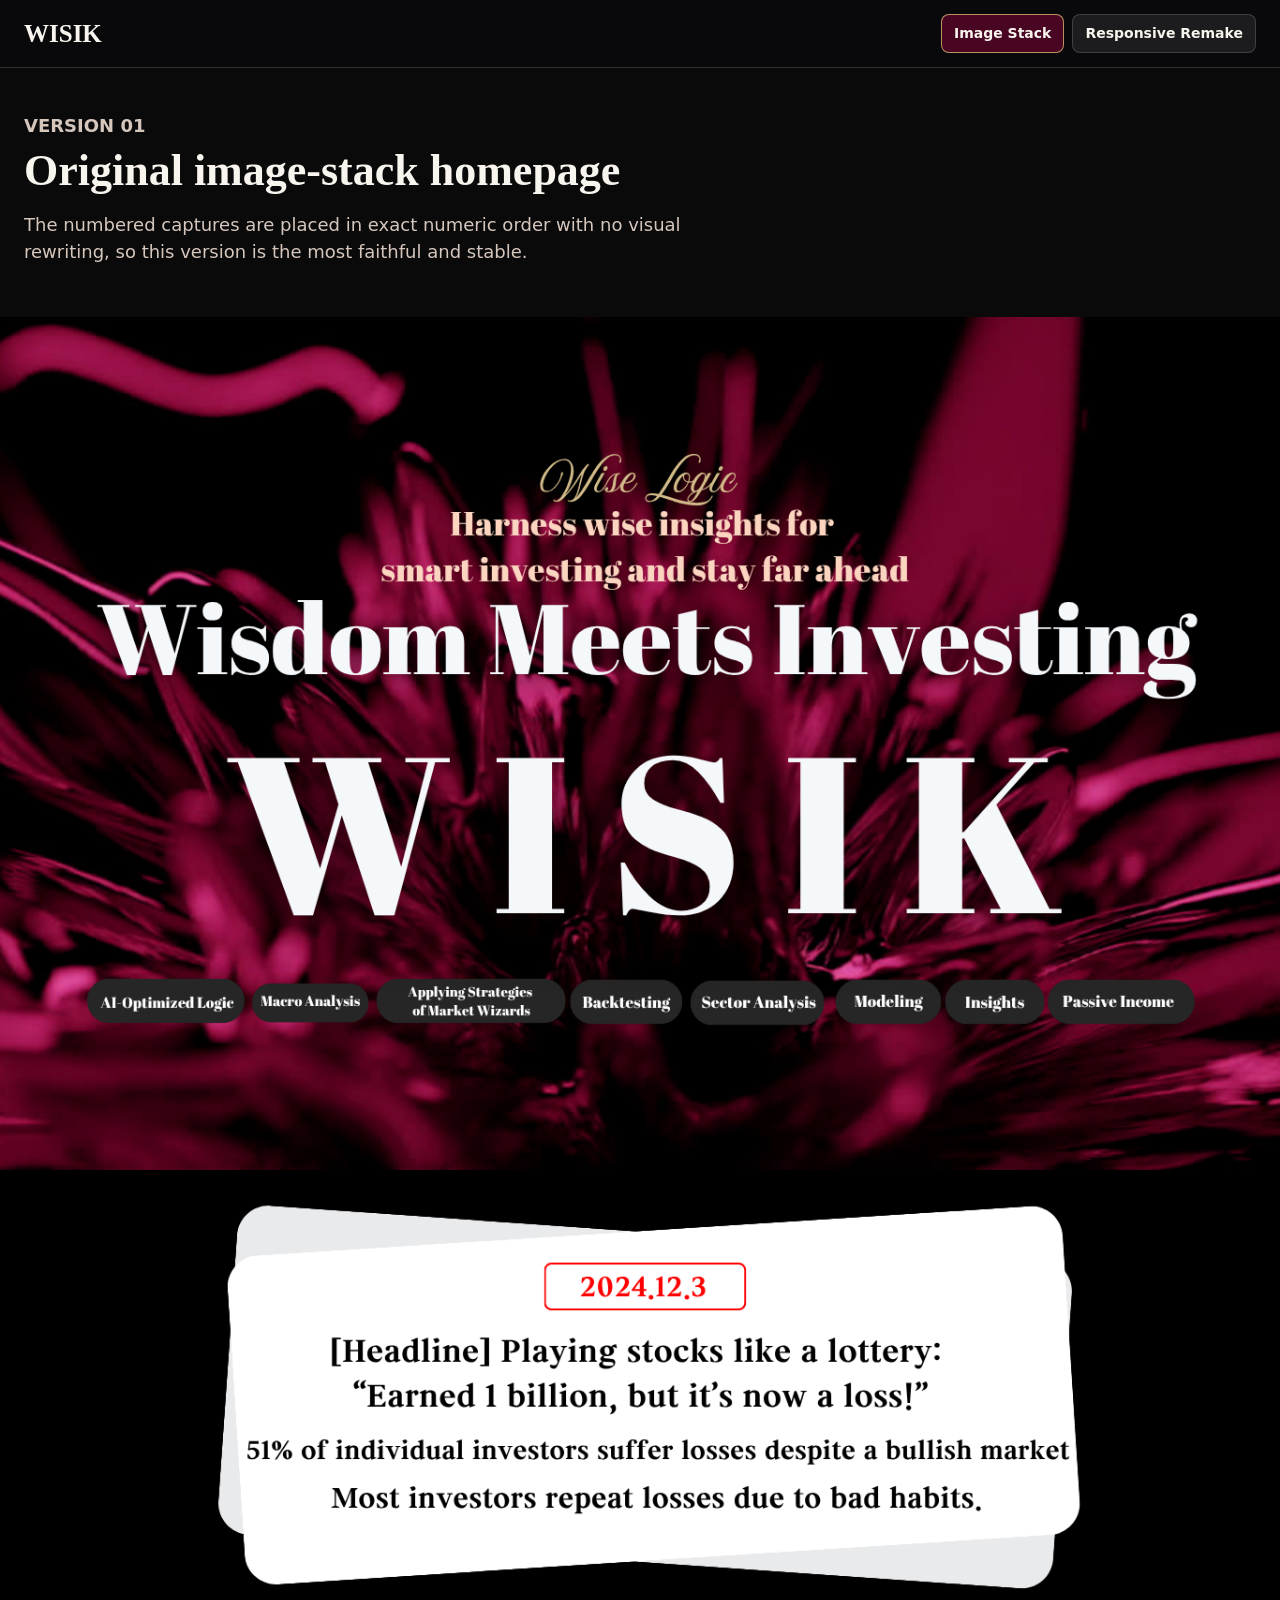
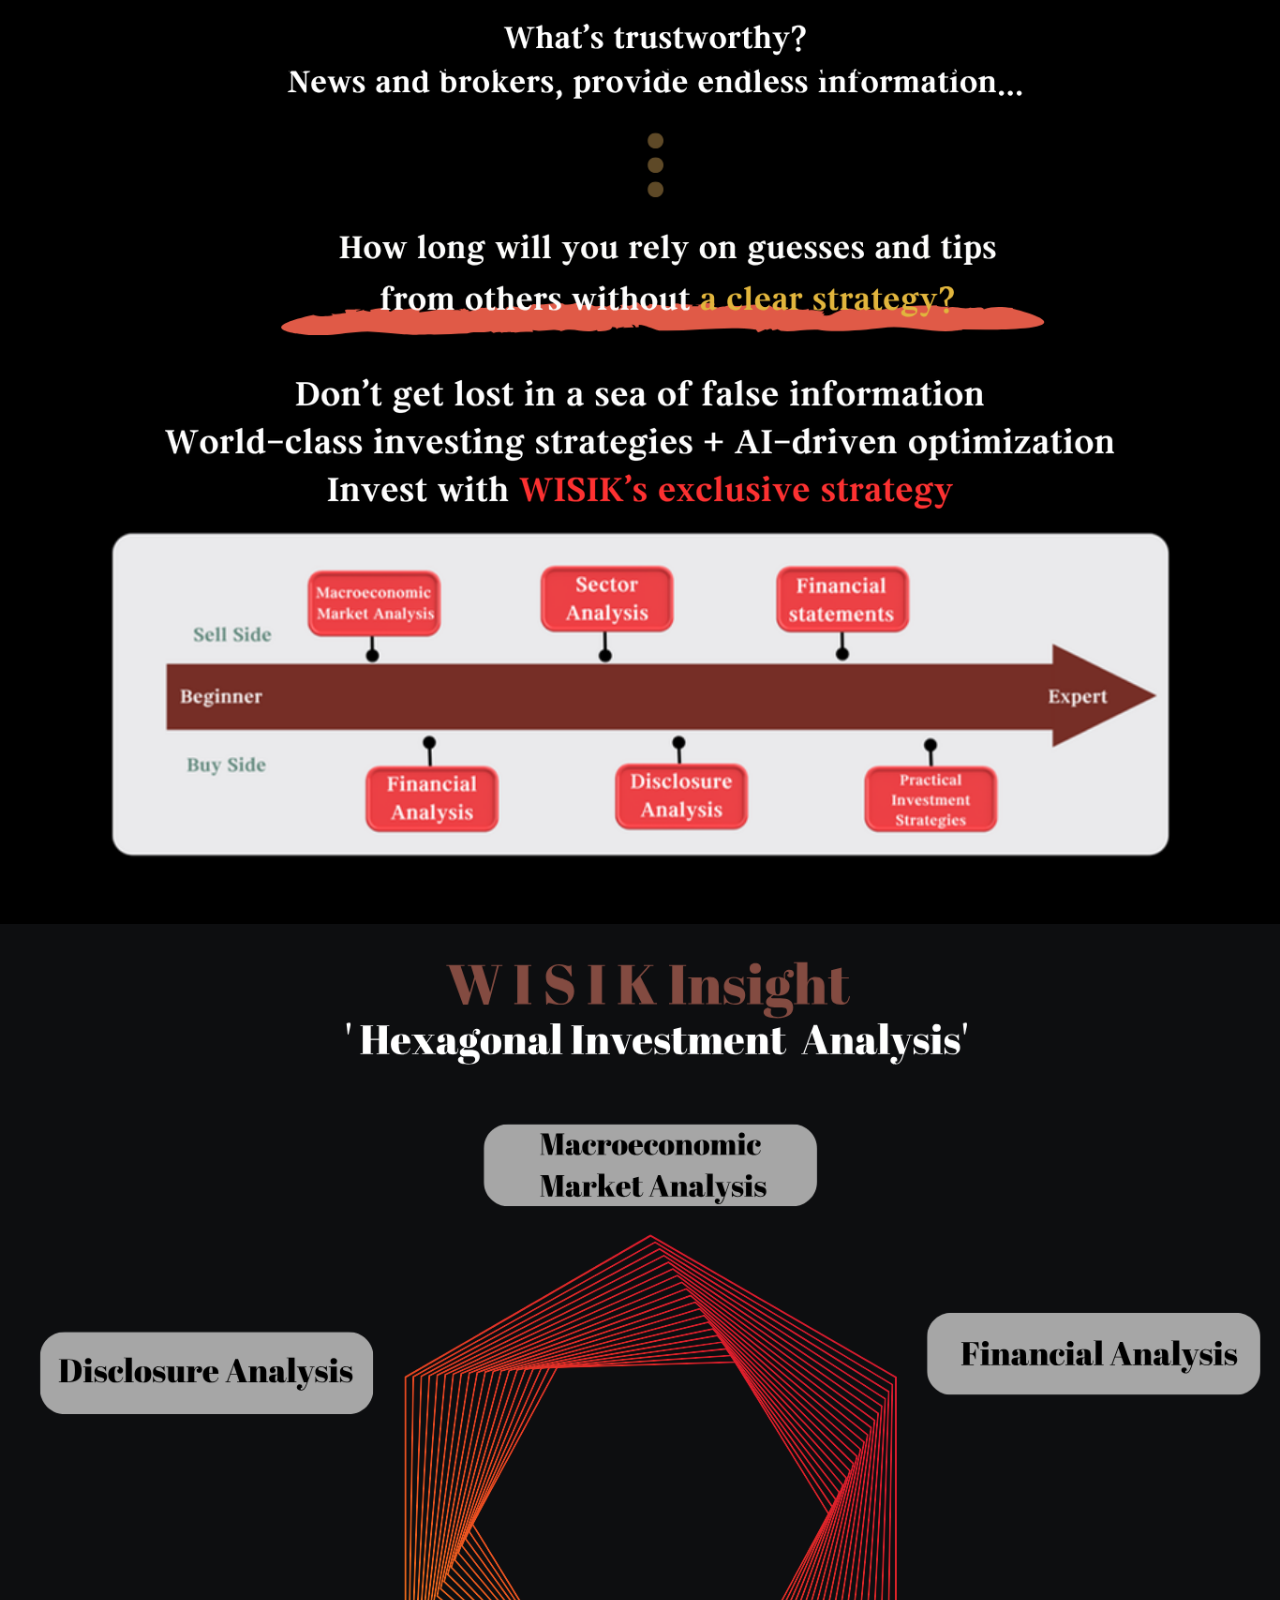
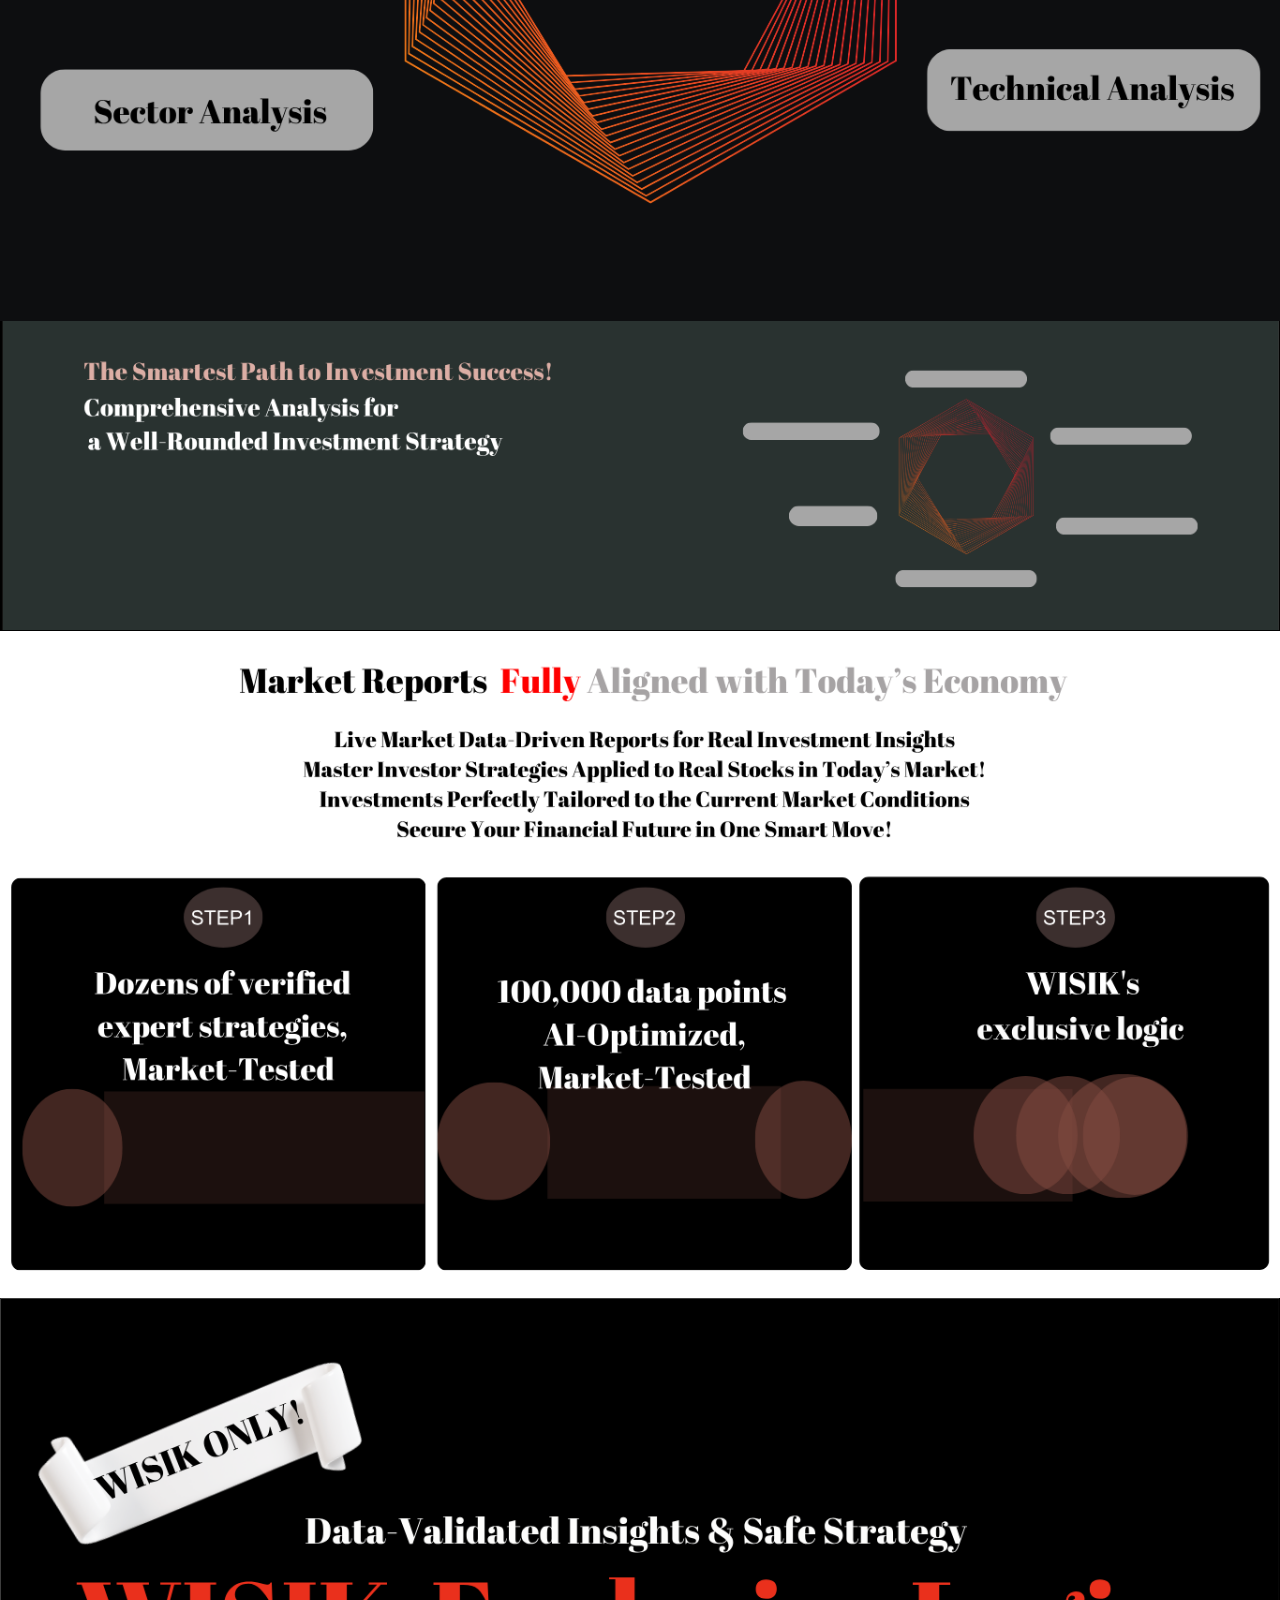
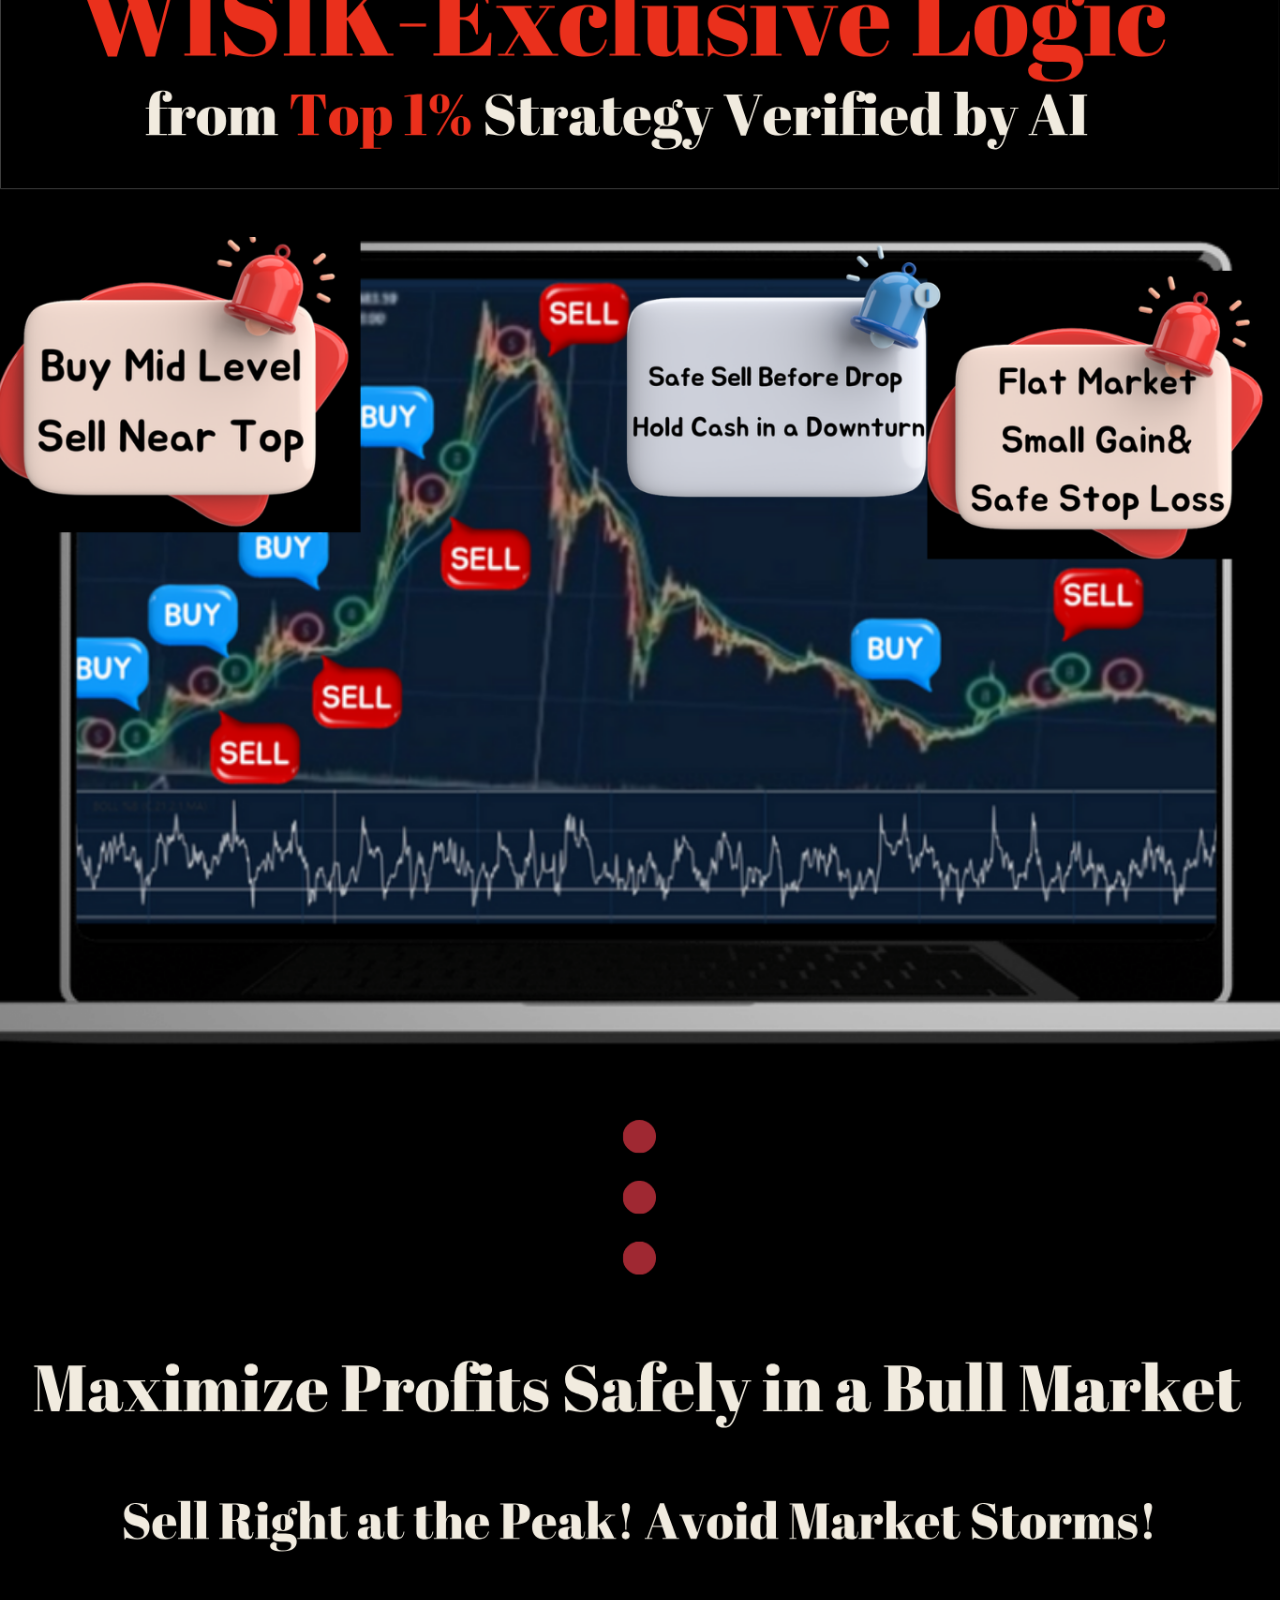
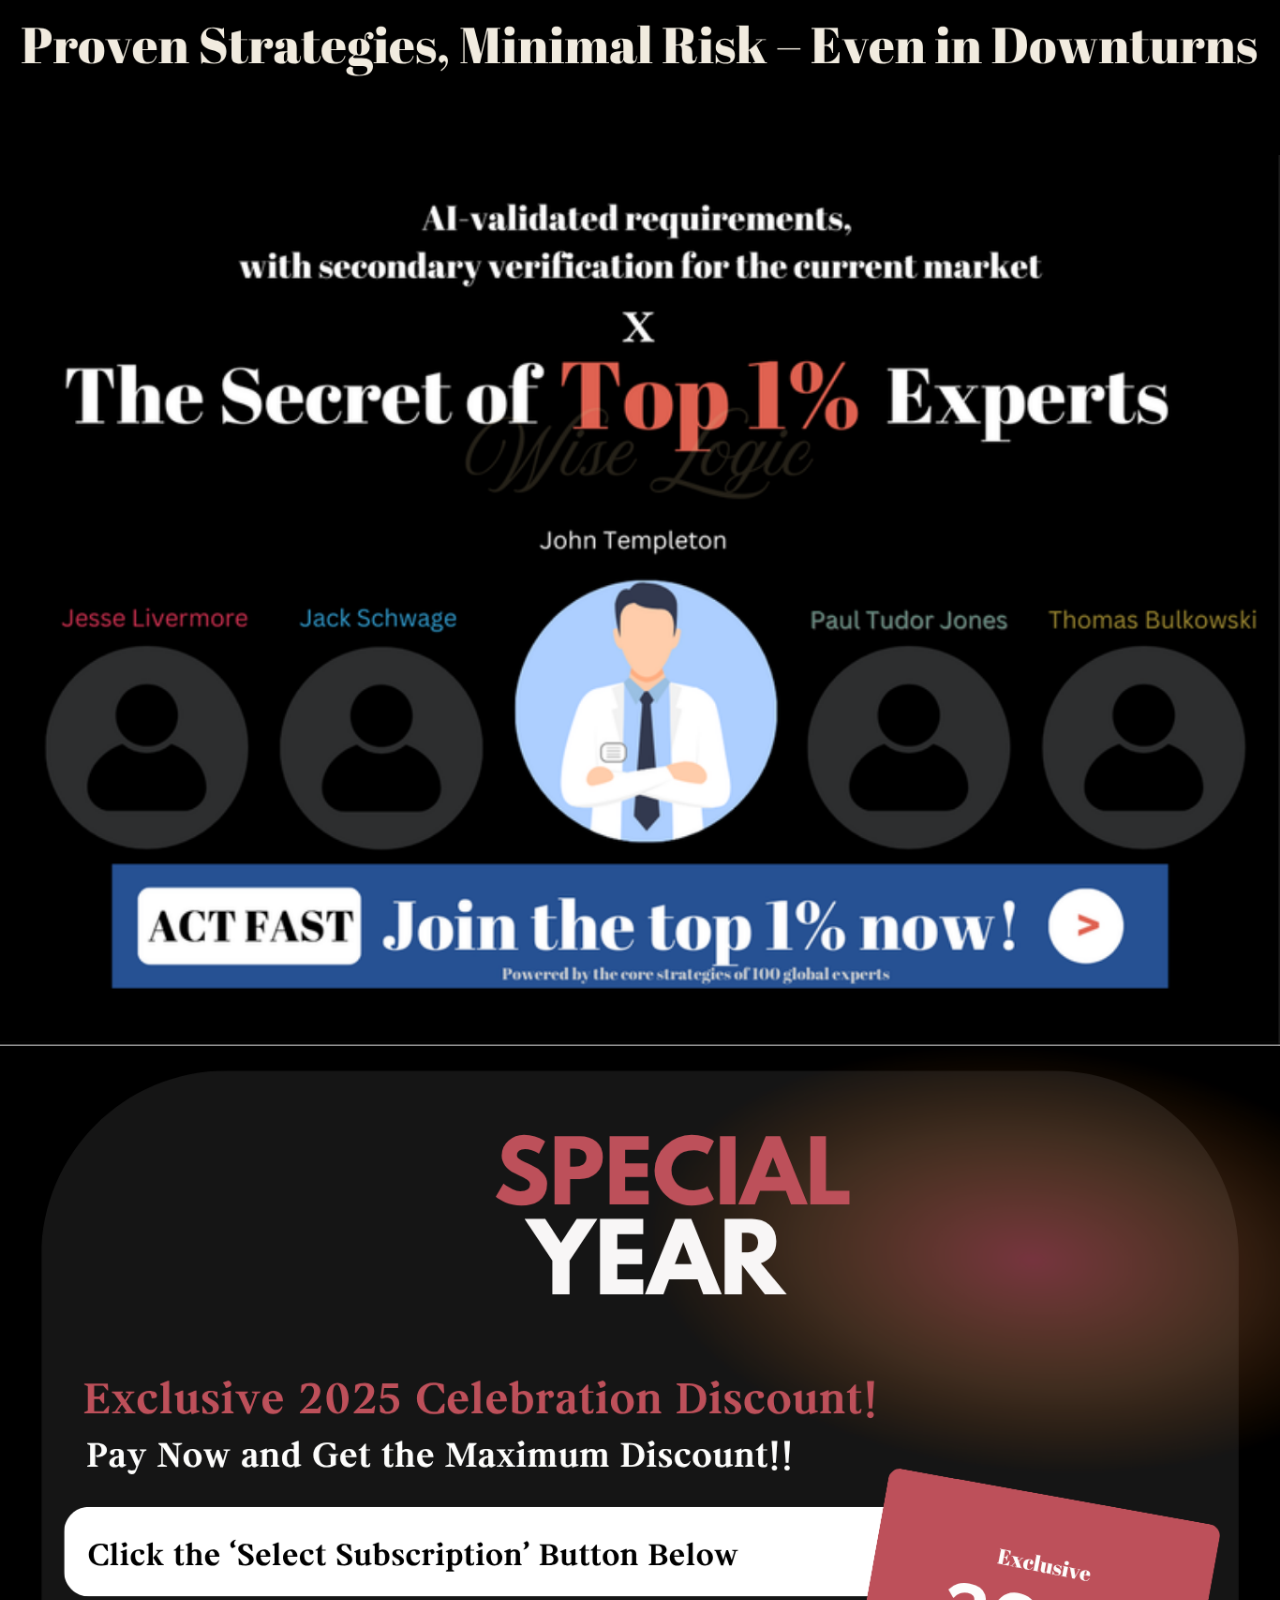
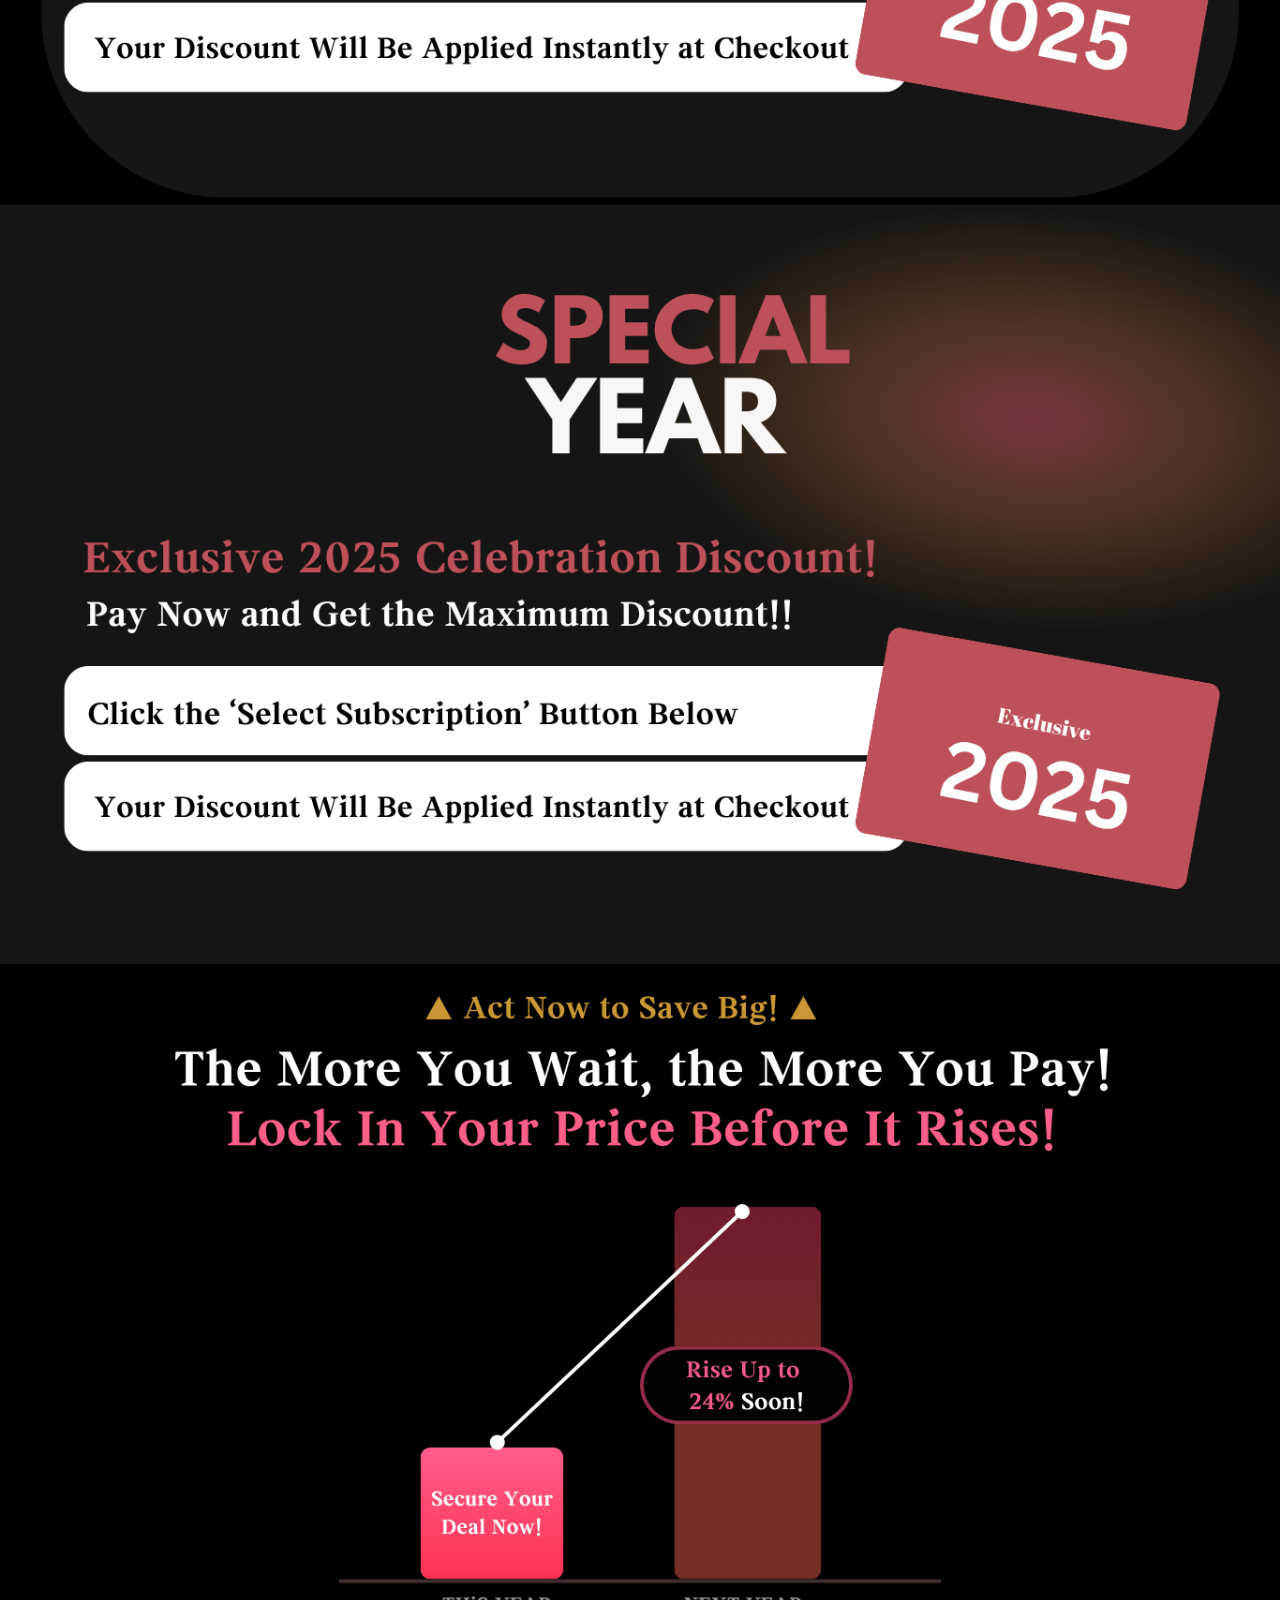
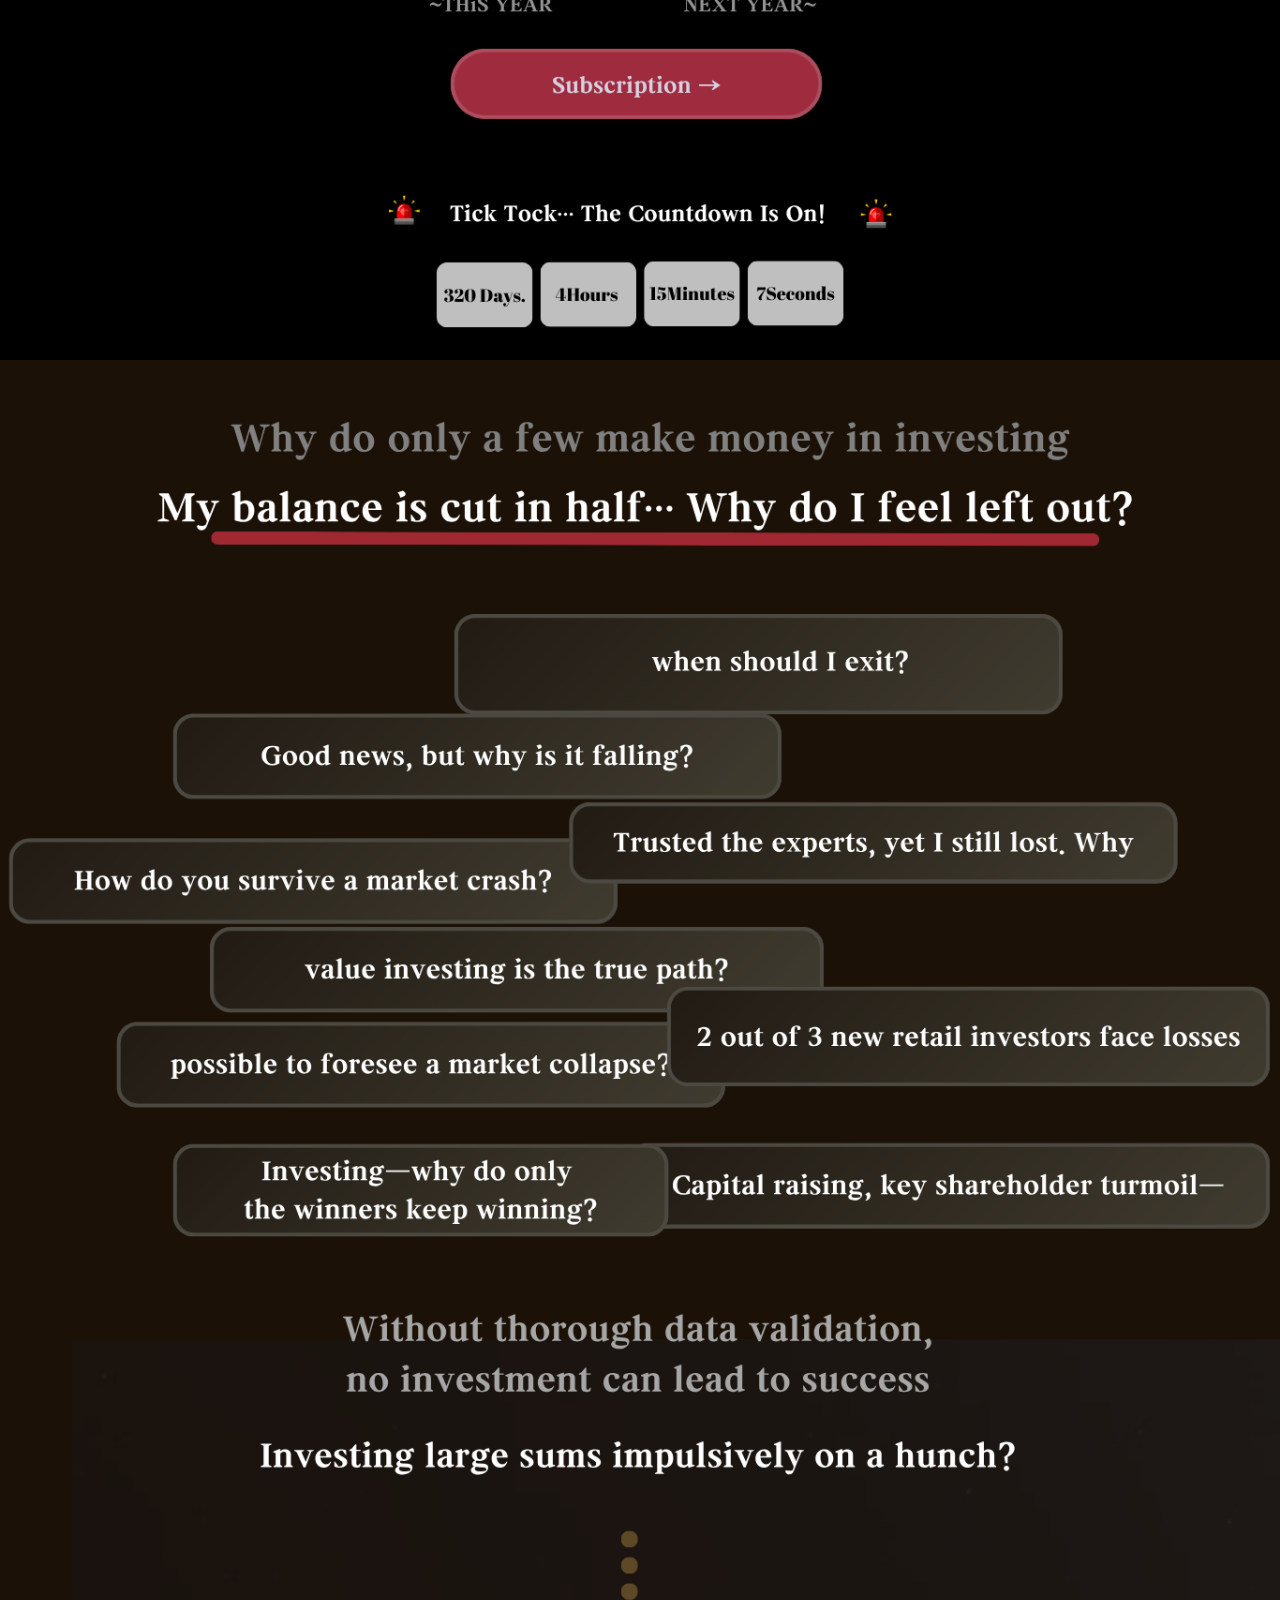
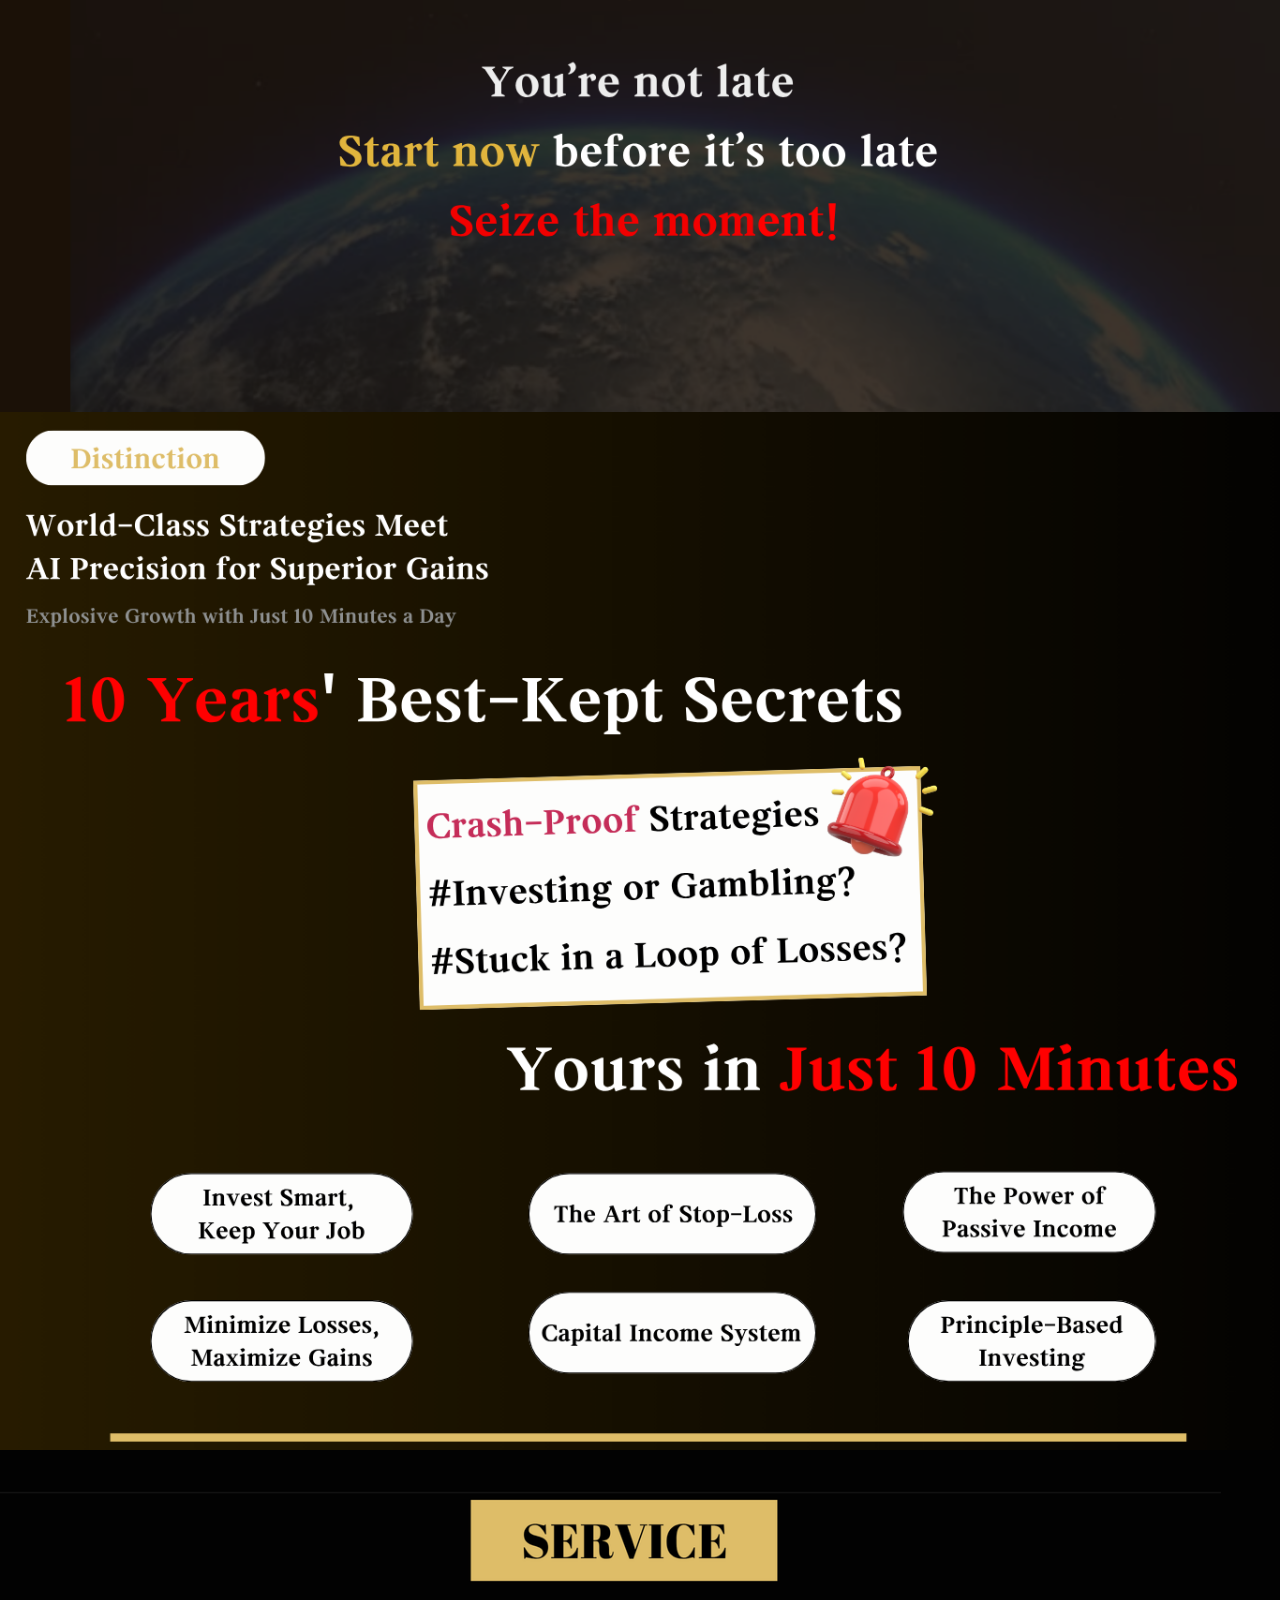
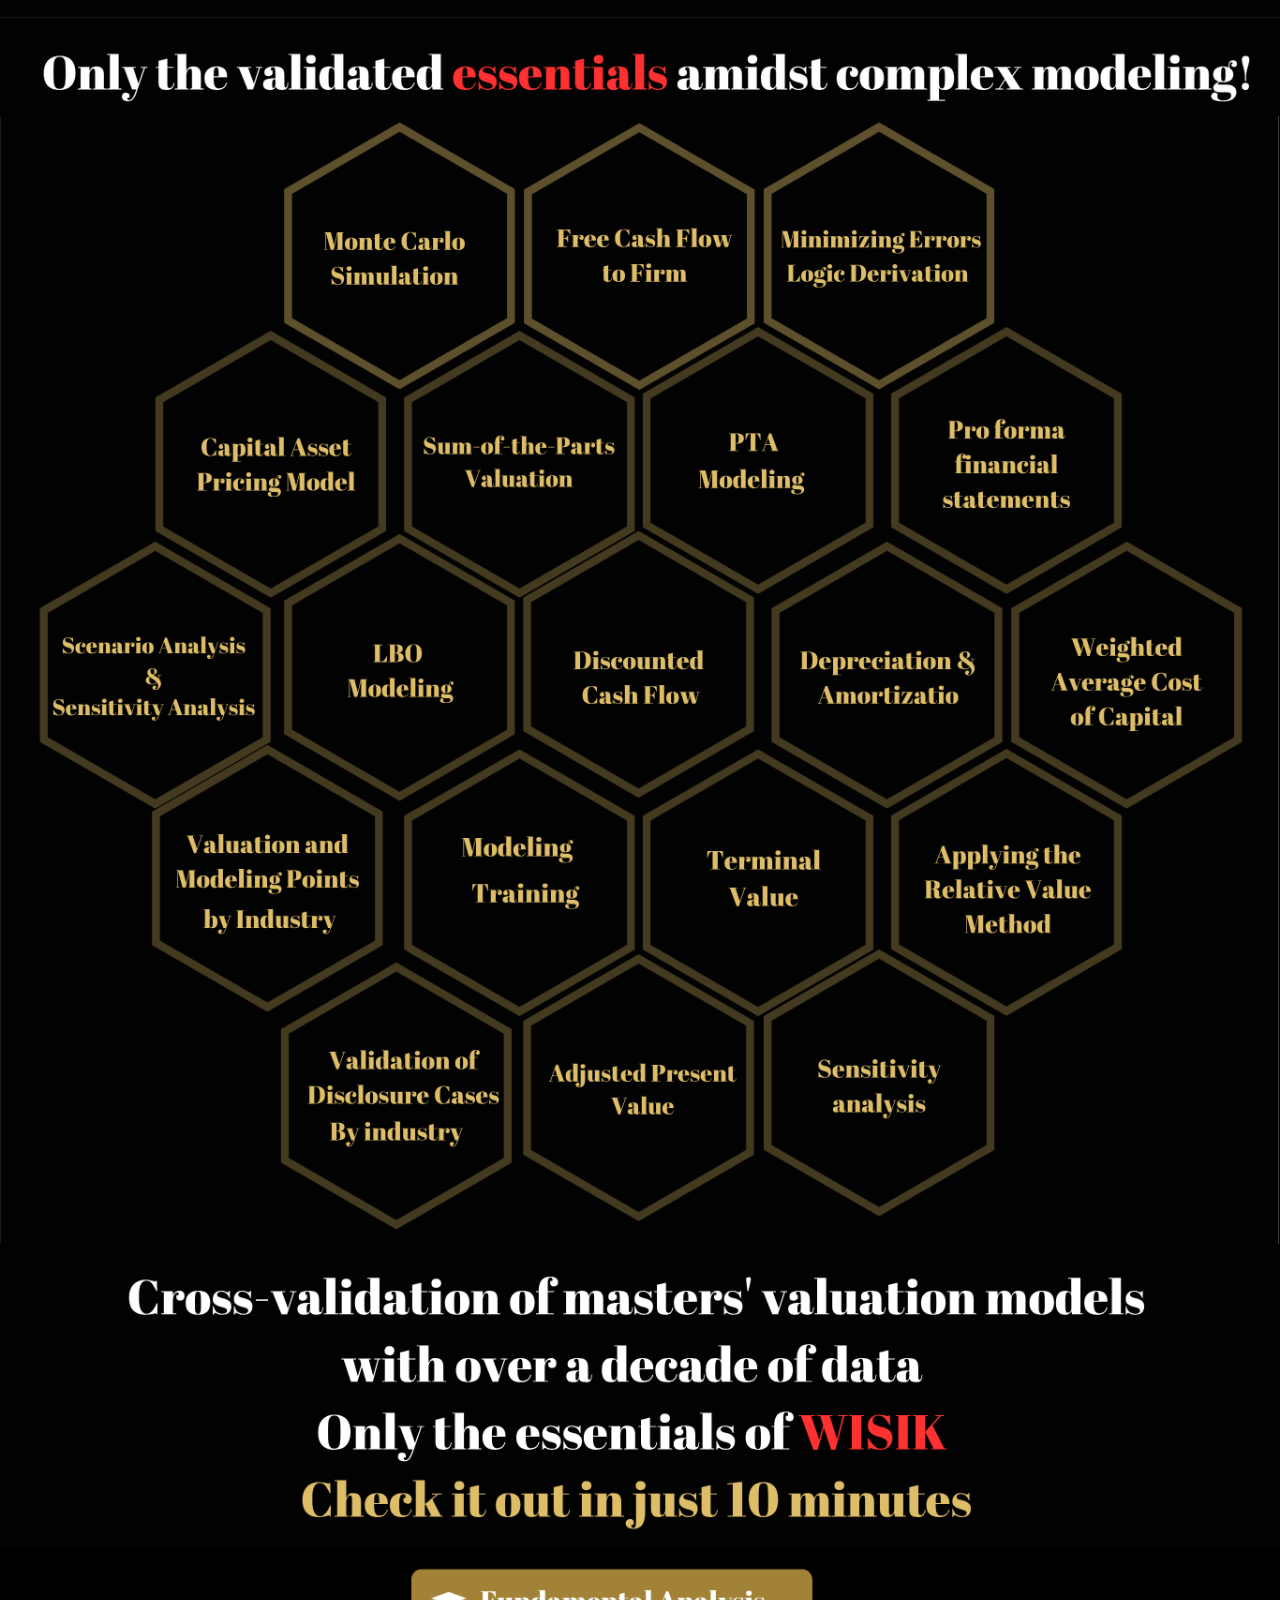
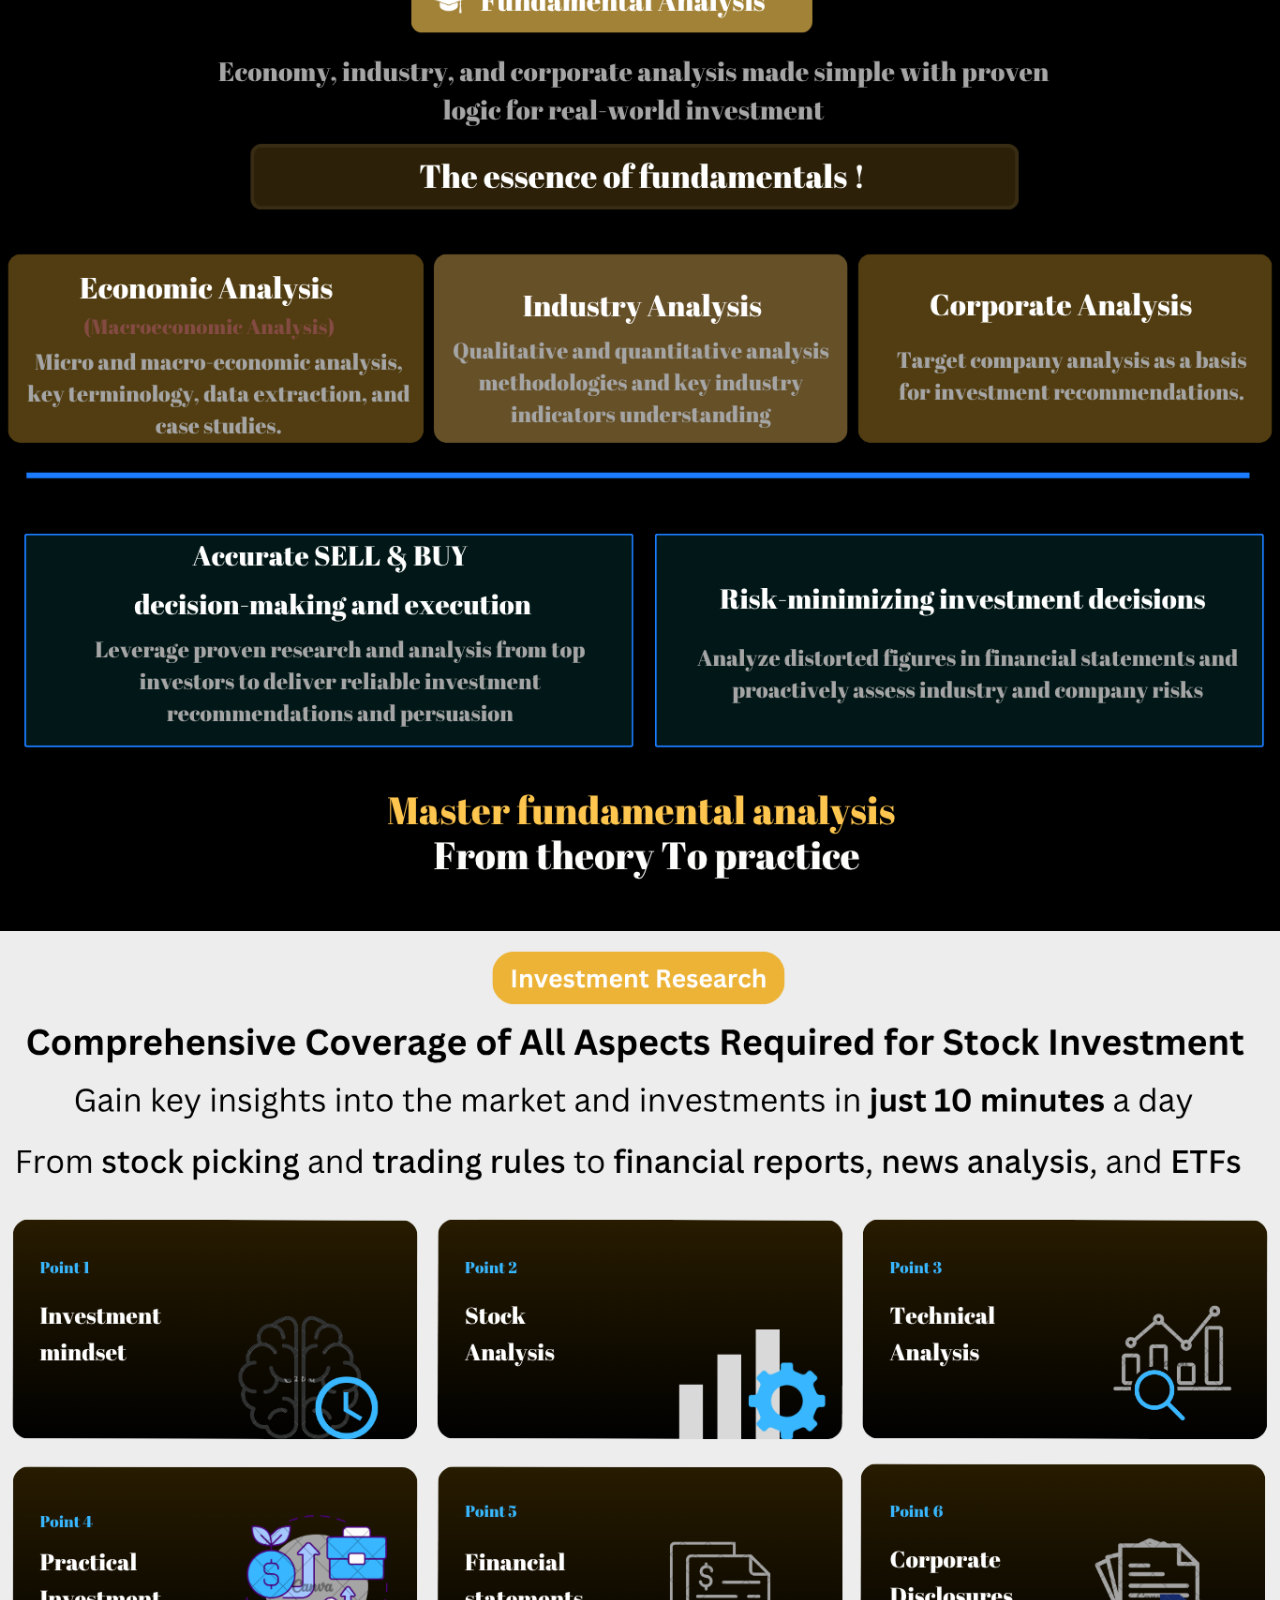
<file: sites/homepage-image-site/image-stack.html>
<!doctype html>
<html lang="en">
  <head>
    <meta charset="utf-8">
    <meta name="viewport" content="width=device-width, initial-scale=1">
    <title>WISIK Original Image Stack</title>
    <meta
      name="description"
      content="A responsive long-scroll page that stitches the supplied WISIK homepage captures in numeric order."
    >
    <link rel="stylesheet" href="styles.css">
  </head>
  <body class="stack-page">
    <header class="topbar" aria-label="Page navigation">
      <a class="brand" href="index.html">WISIK</a>
      <nav class="nav-links" aria-label="Version links">
        <a aria-current="page" href="image-stack.html">Image Stack</a>
        <a href="responsive-remake.html">Responsive Remake</a>
      </nav>
    </header>

    <main>
      <section class="stack-intro" aria-labelledby="stack-title">
        <p class="eyebrow">Version 01</p>
        <h1 id="stack-title">Original image-stack homepage</h1>
        <p>
          The numbered captures are placed in exact numeric order with no
          visual rewriting, so this version is the most faithful and stable.
        </p>
      </section>

      <section
        id="screen-stack"
        class="screen-stack"
        data-render-mode="stack"
        aria-label="Homepage captures in numeric order"
      ></section>
    </main>

    <script src="assets/site.js"></script>
  </body>
</html>
</file>
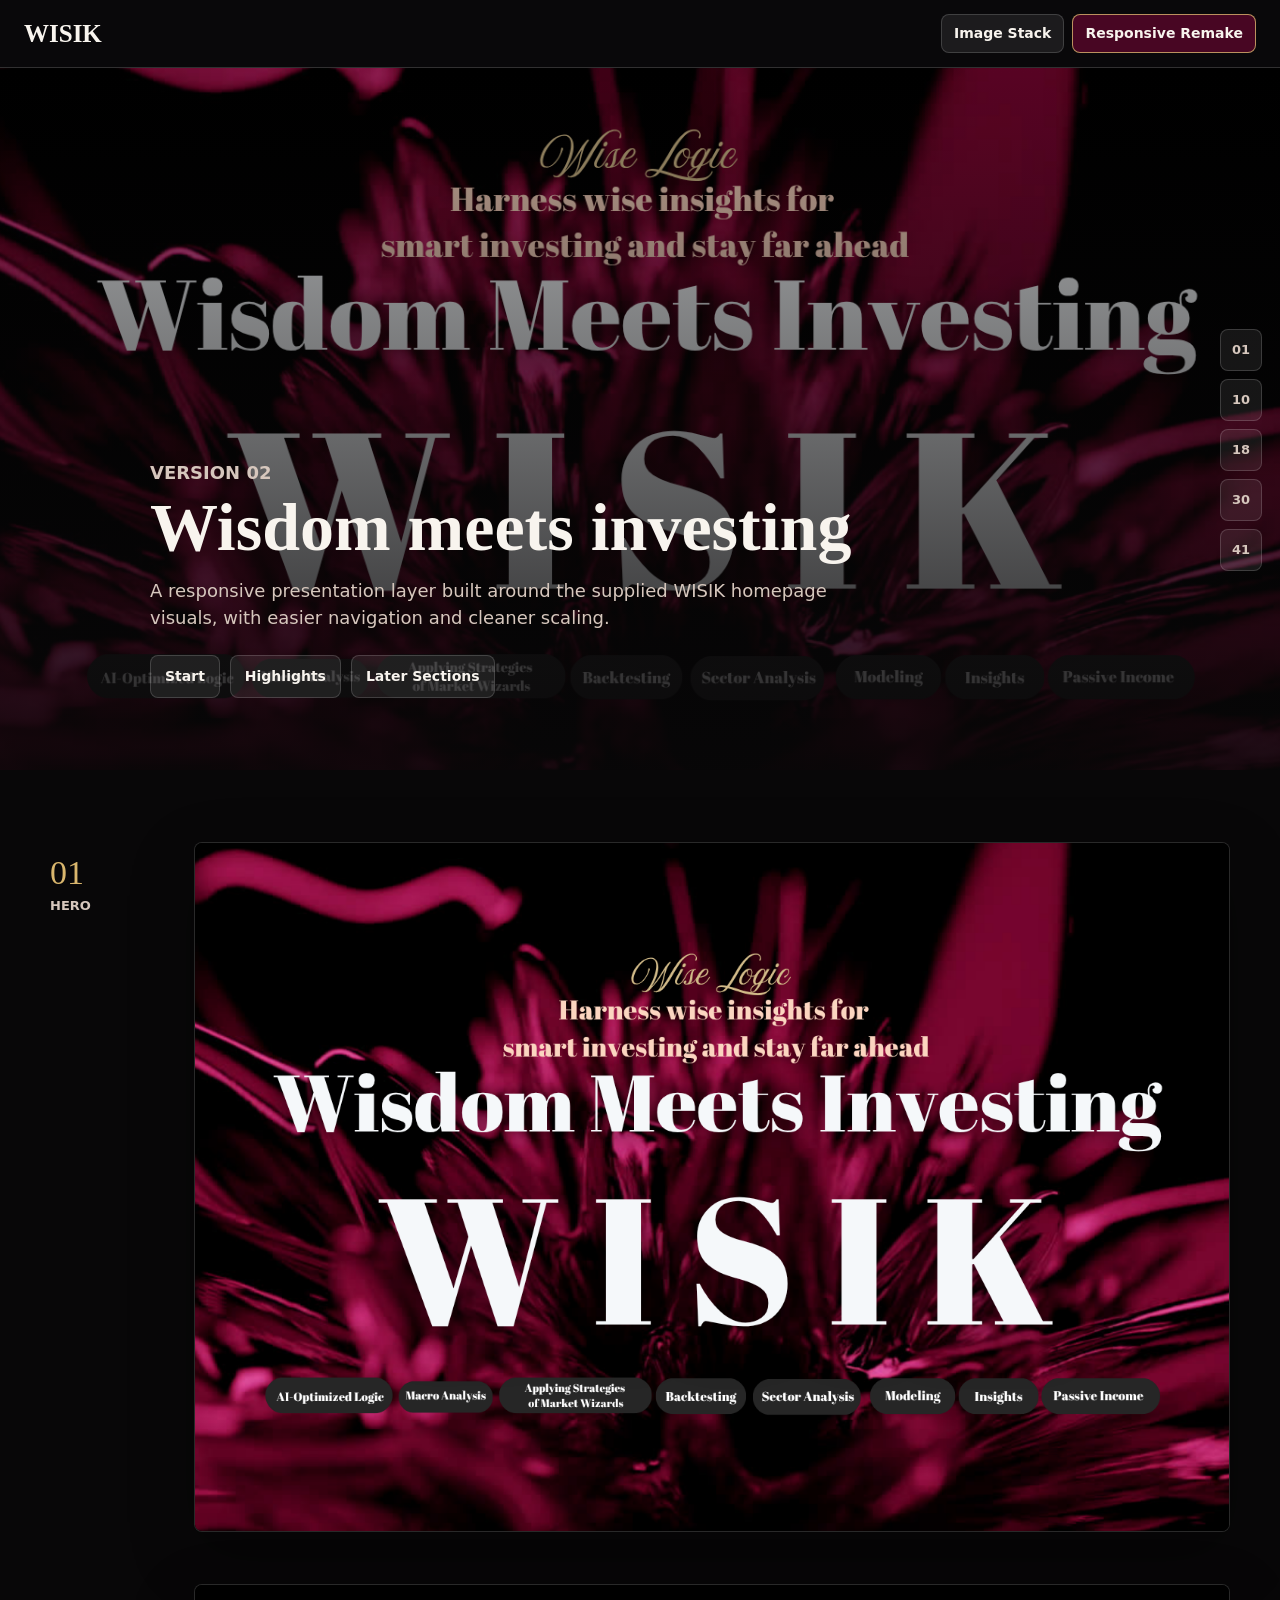
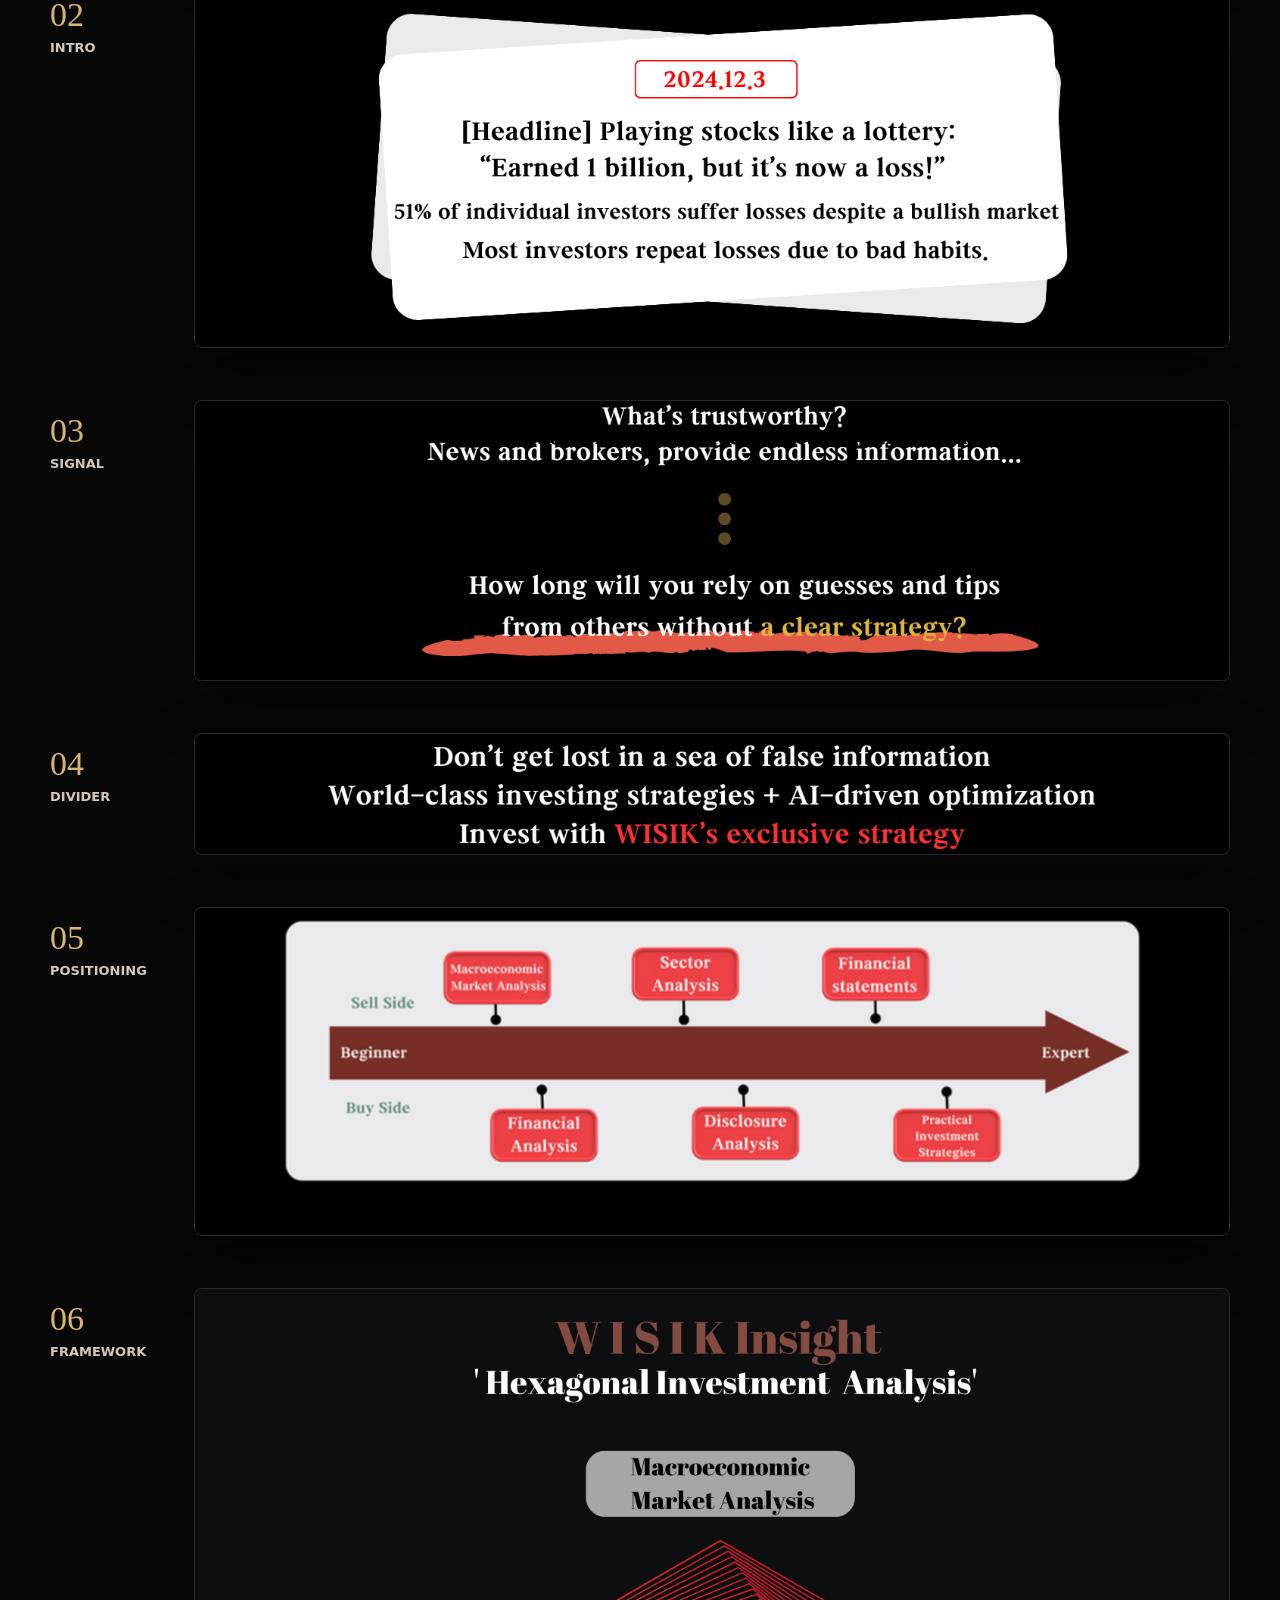
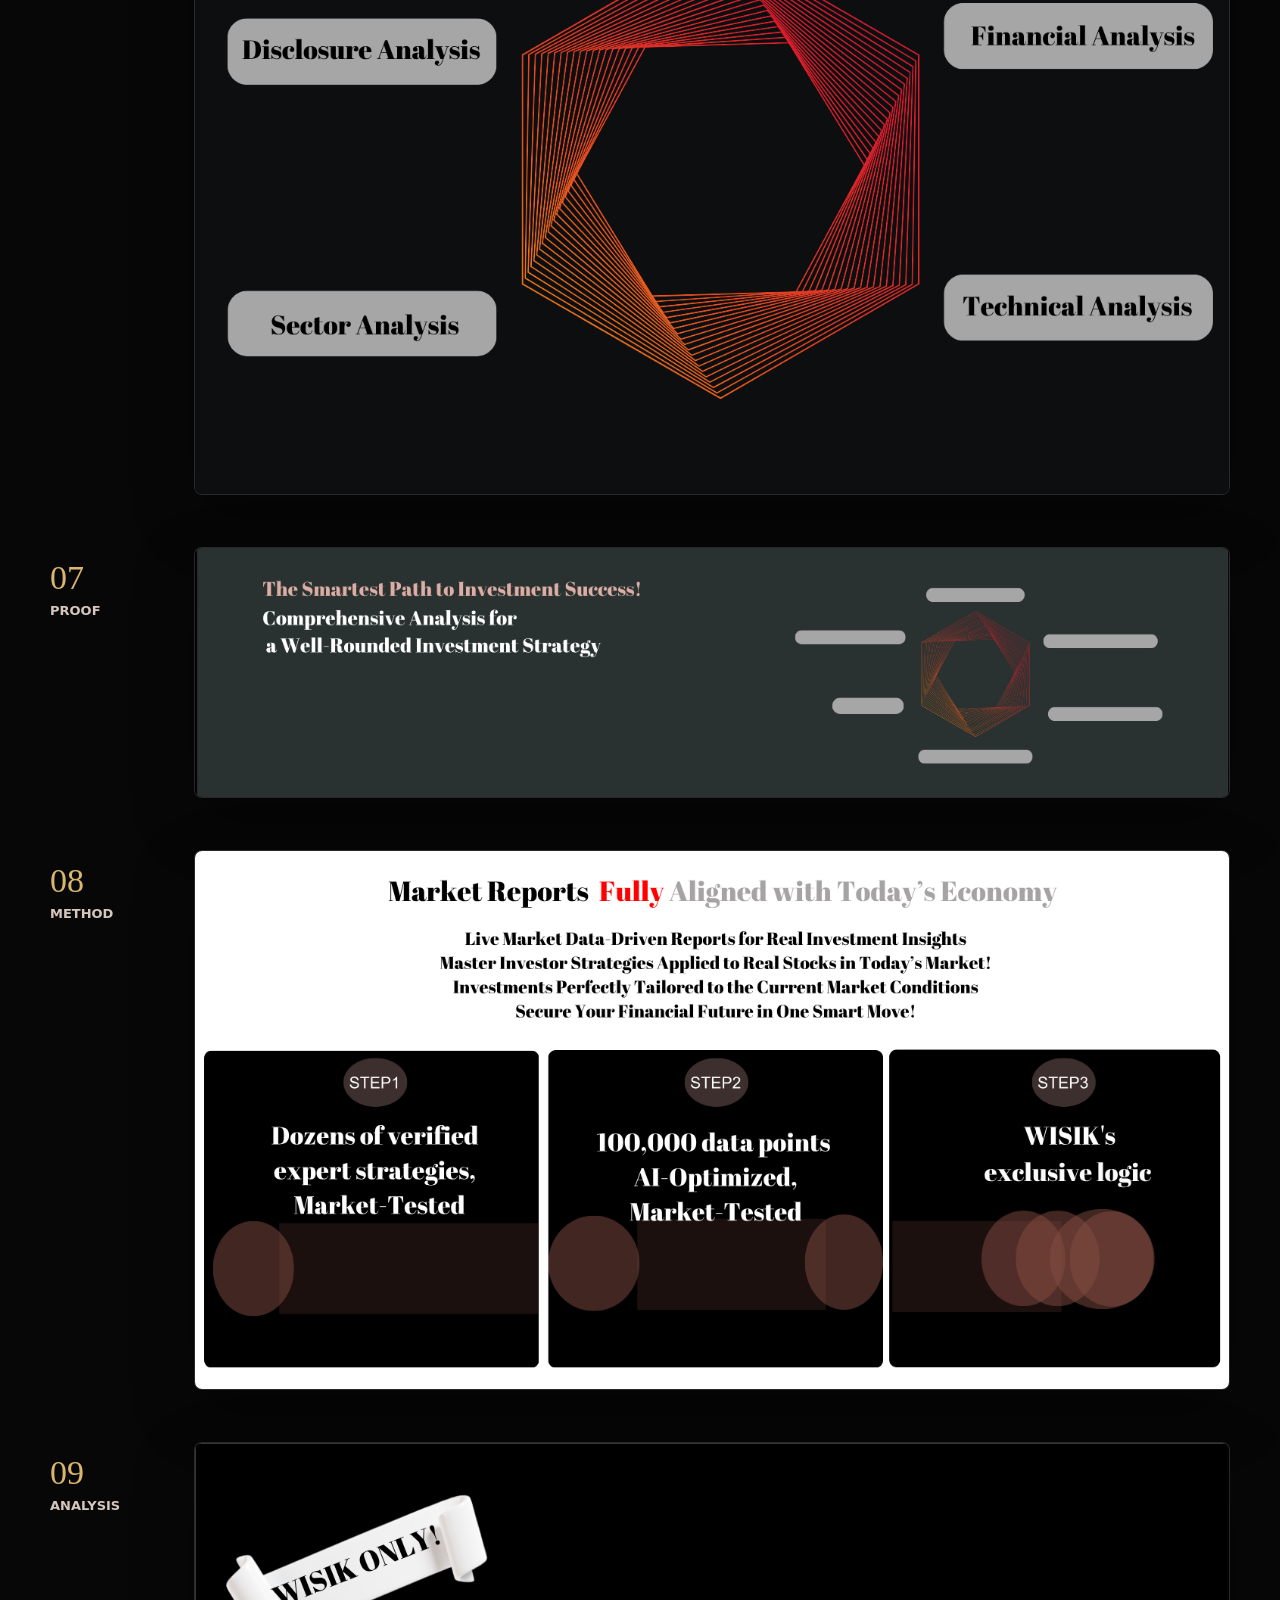
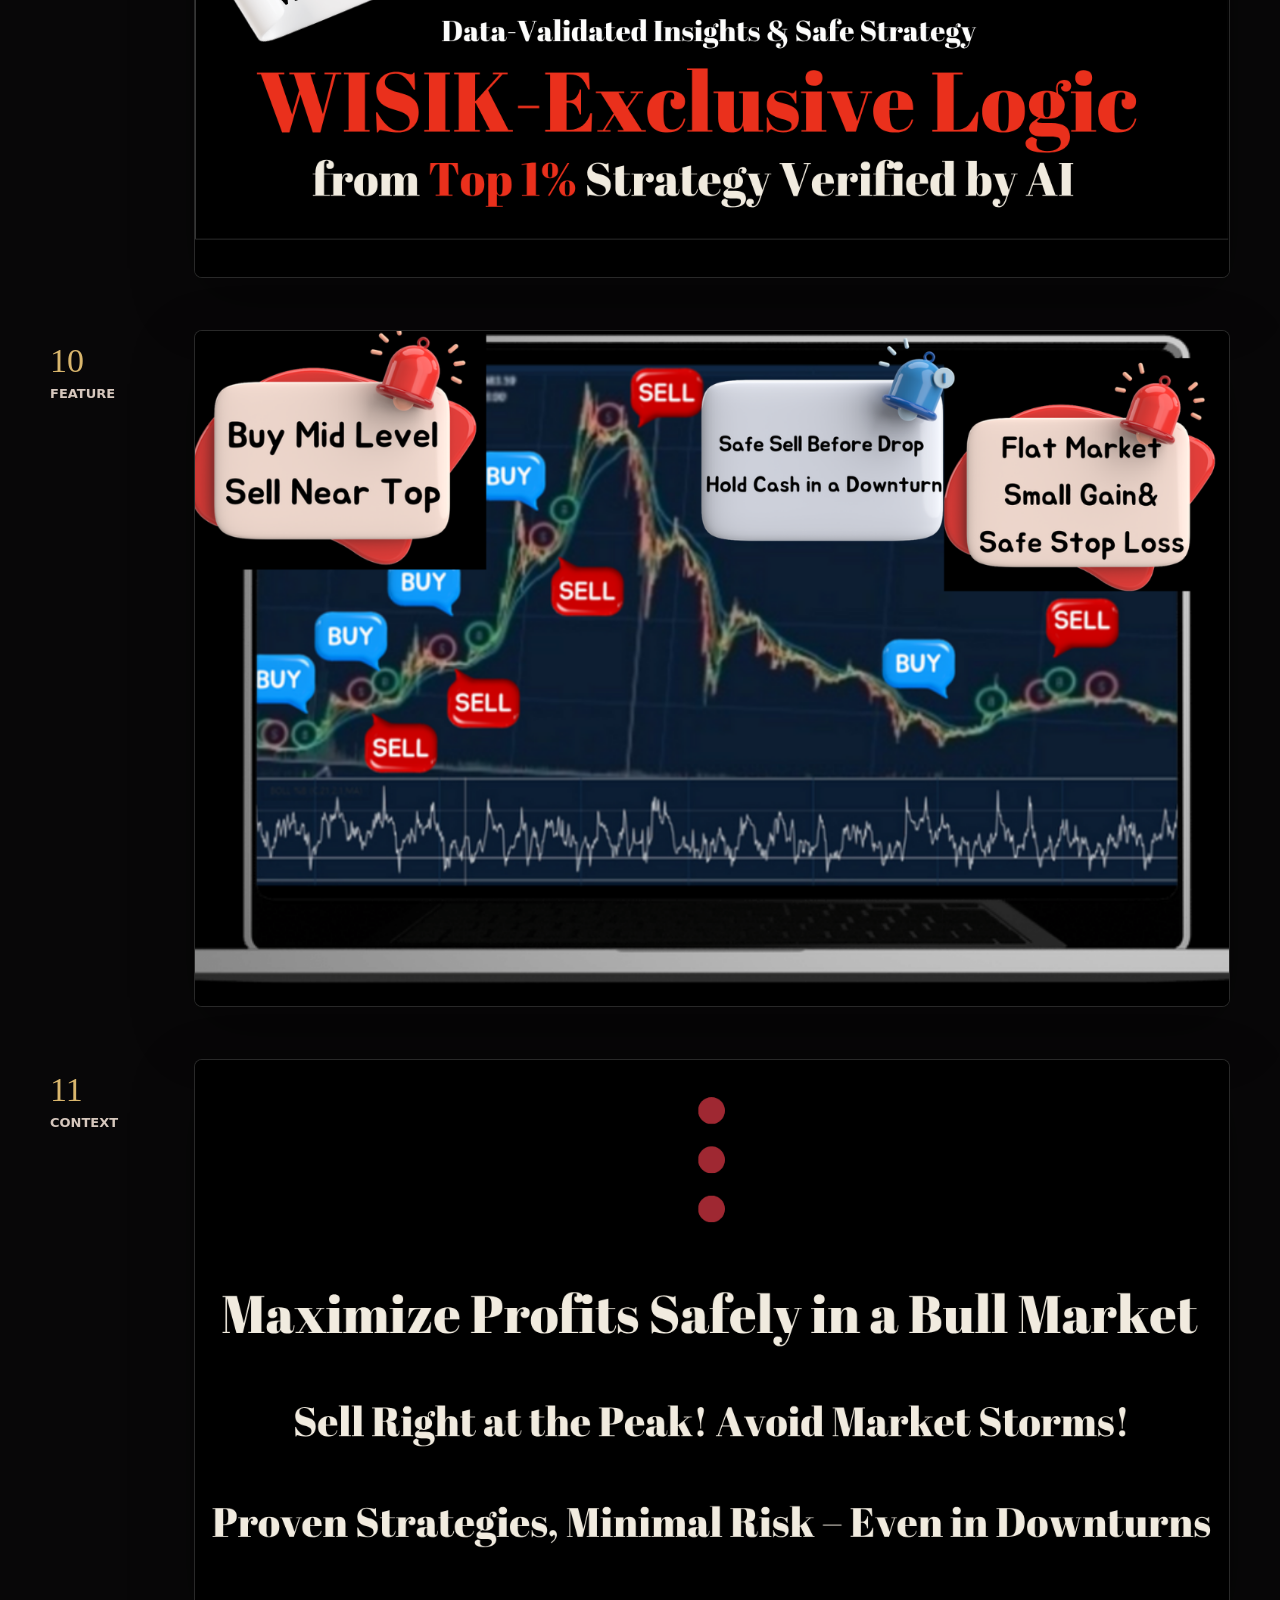
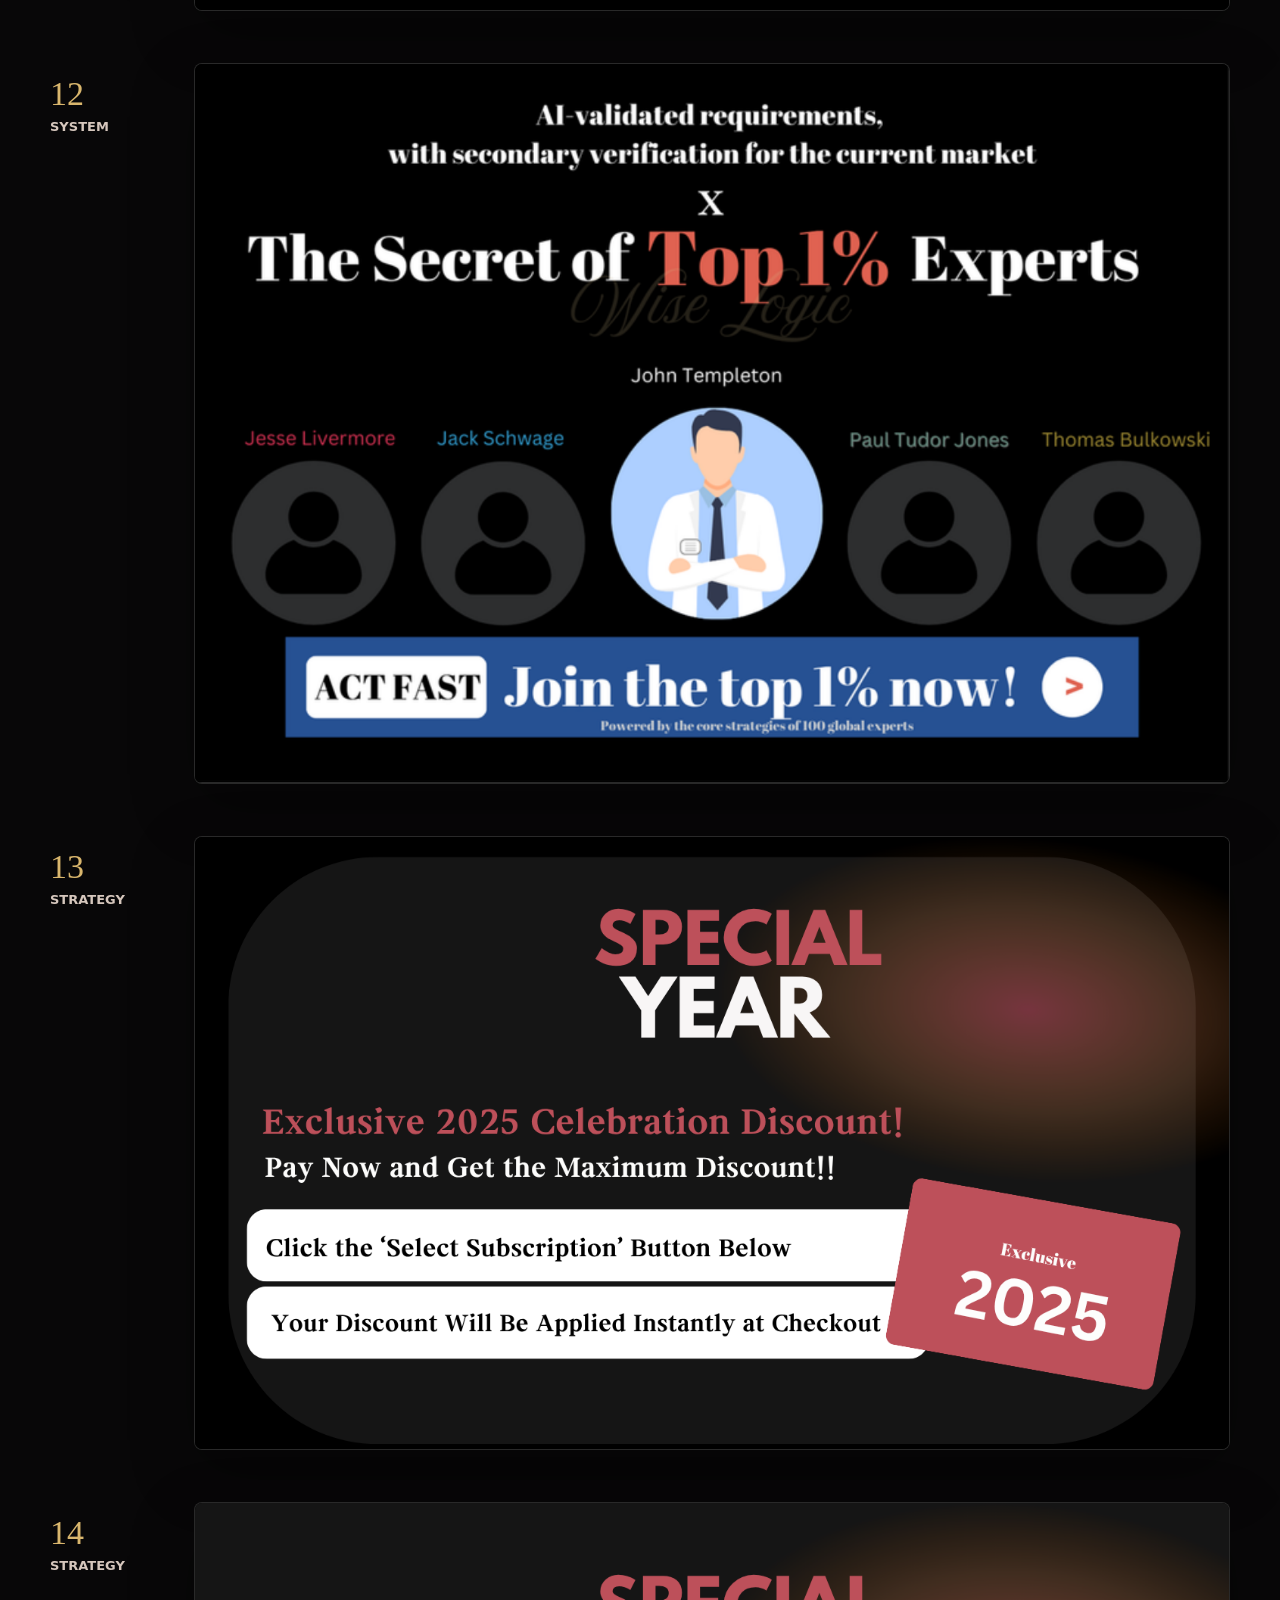
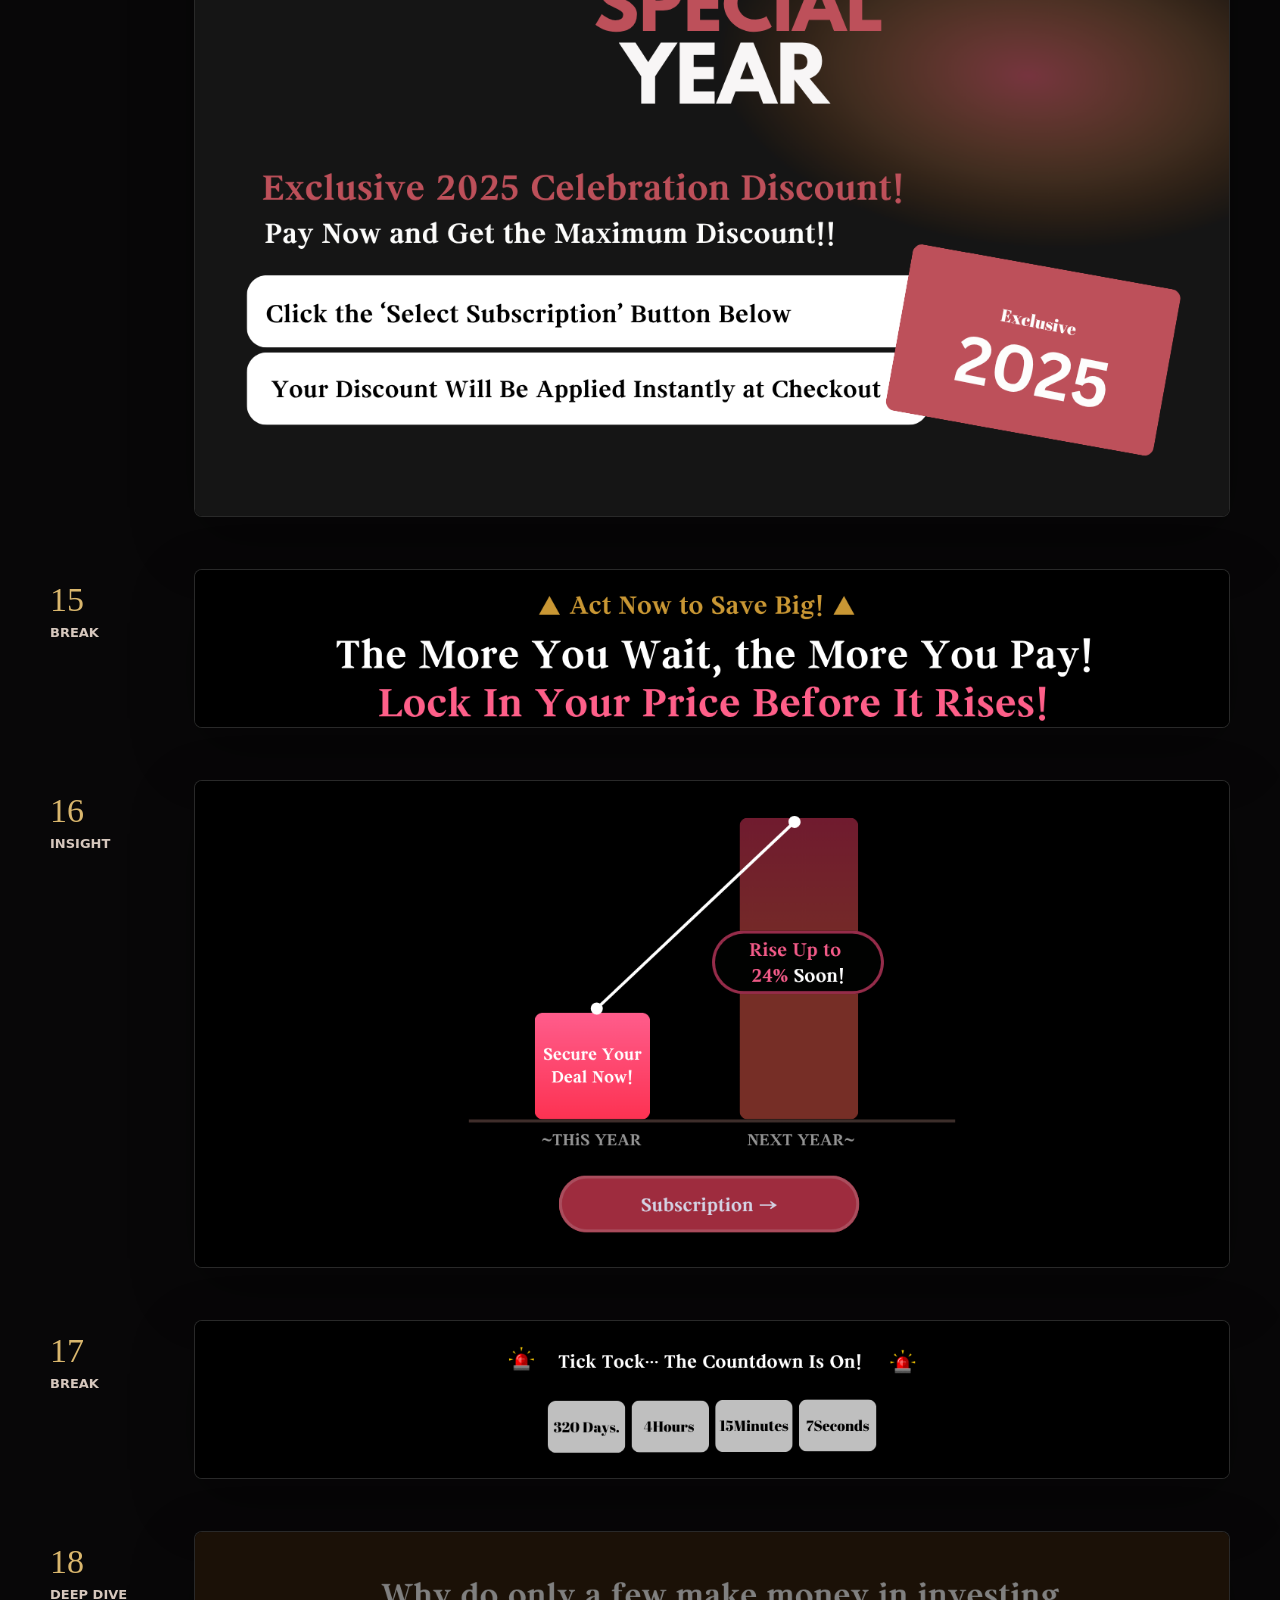
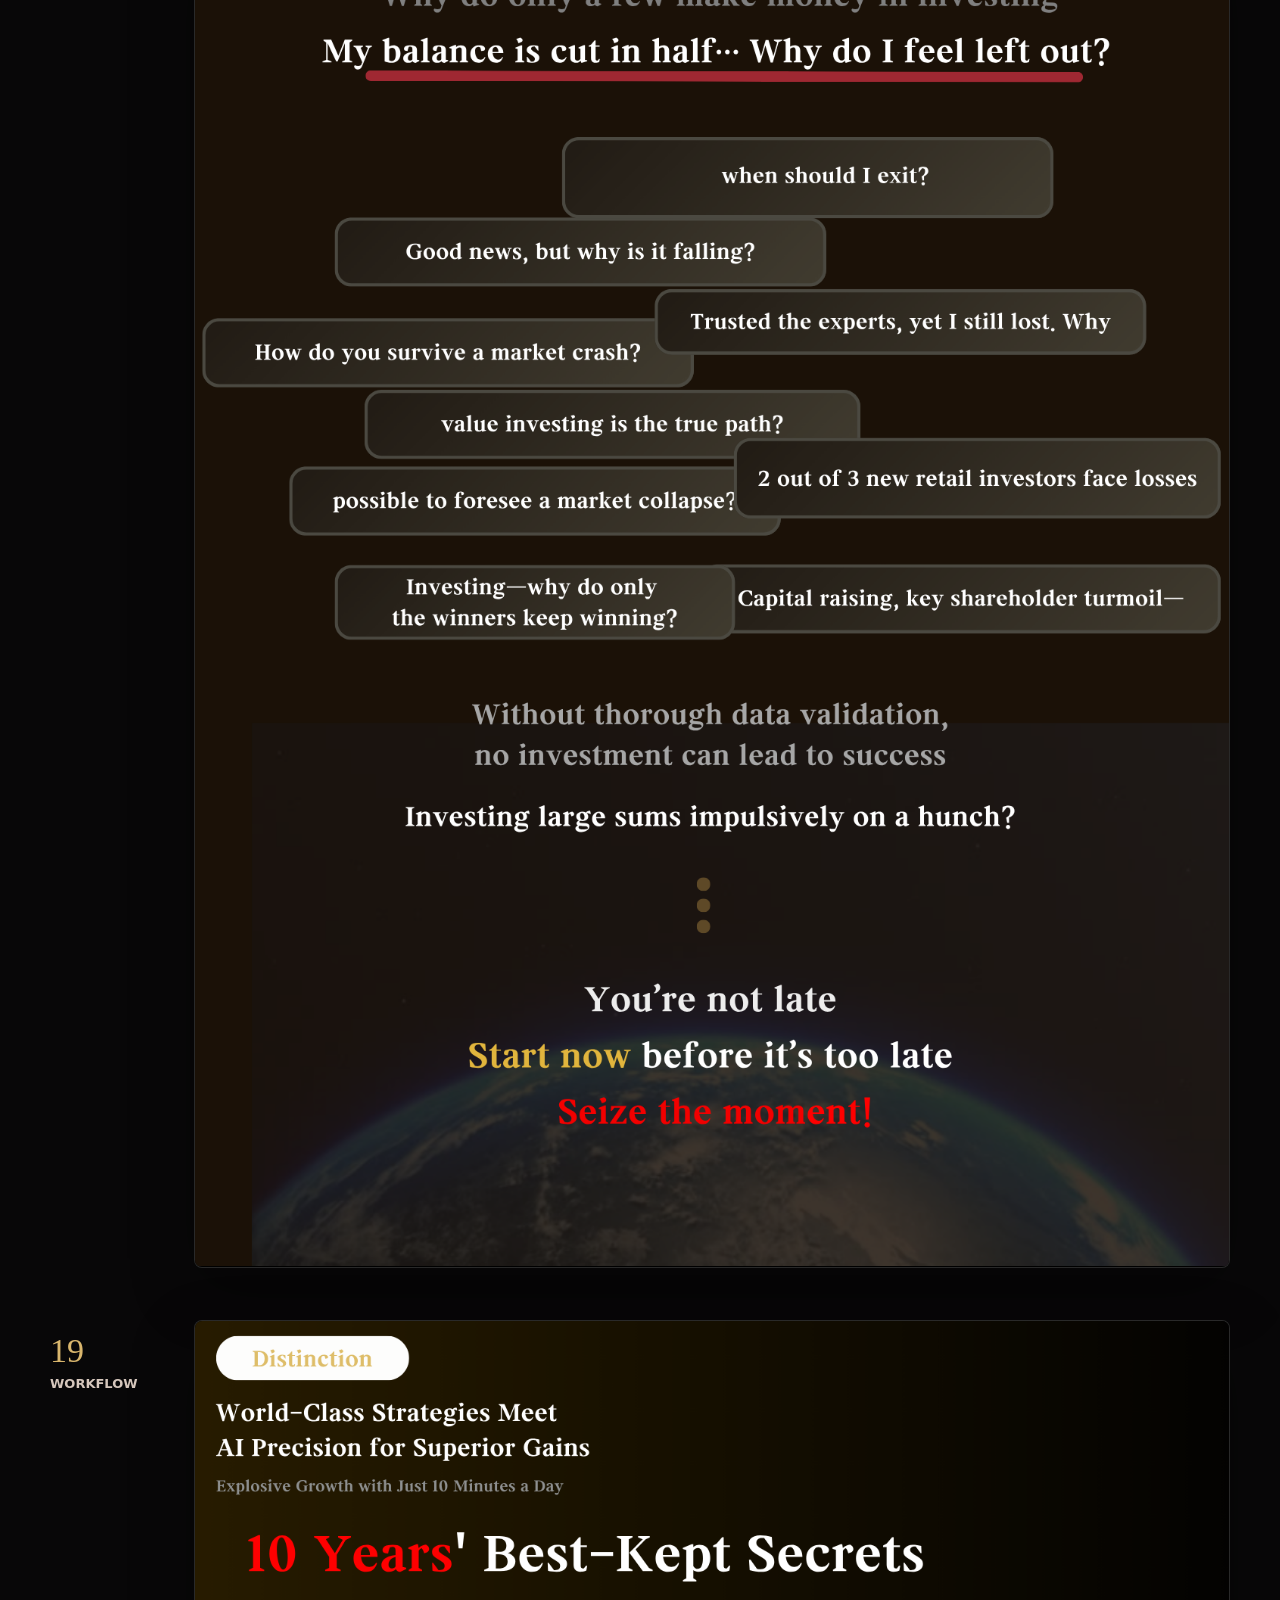
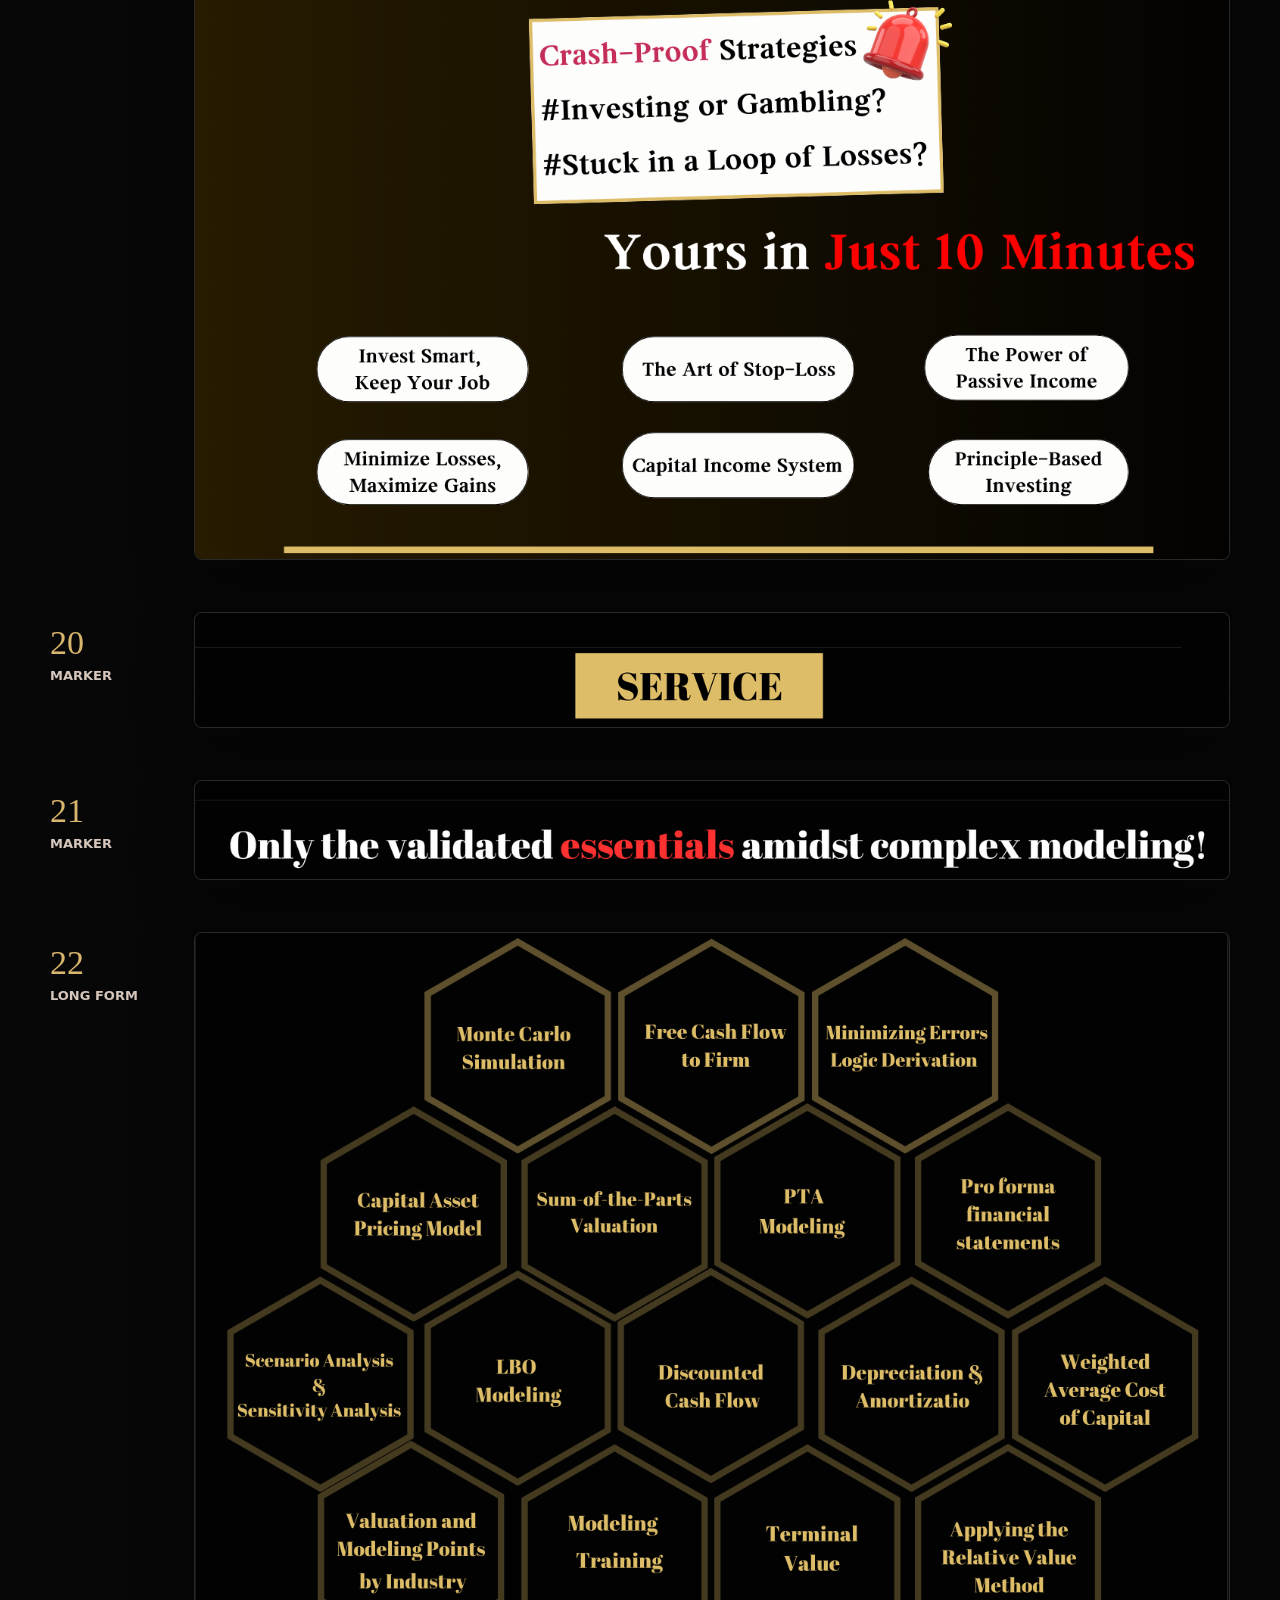
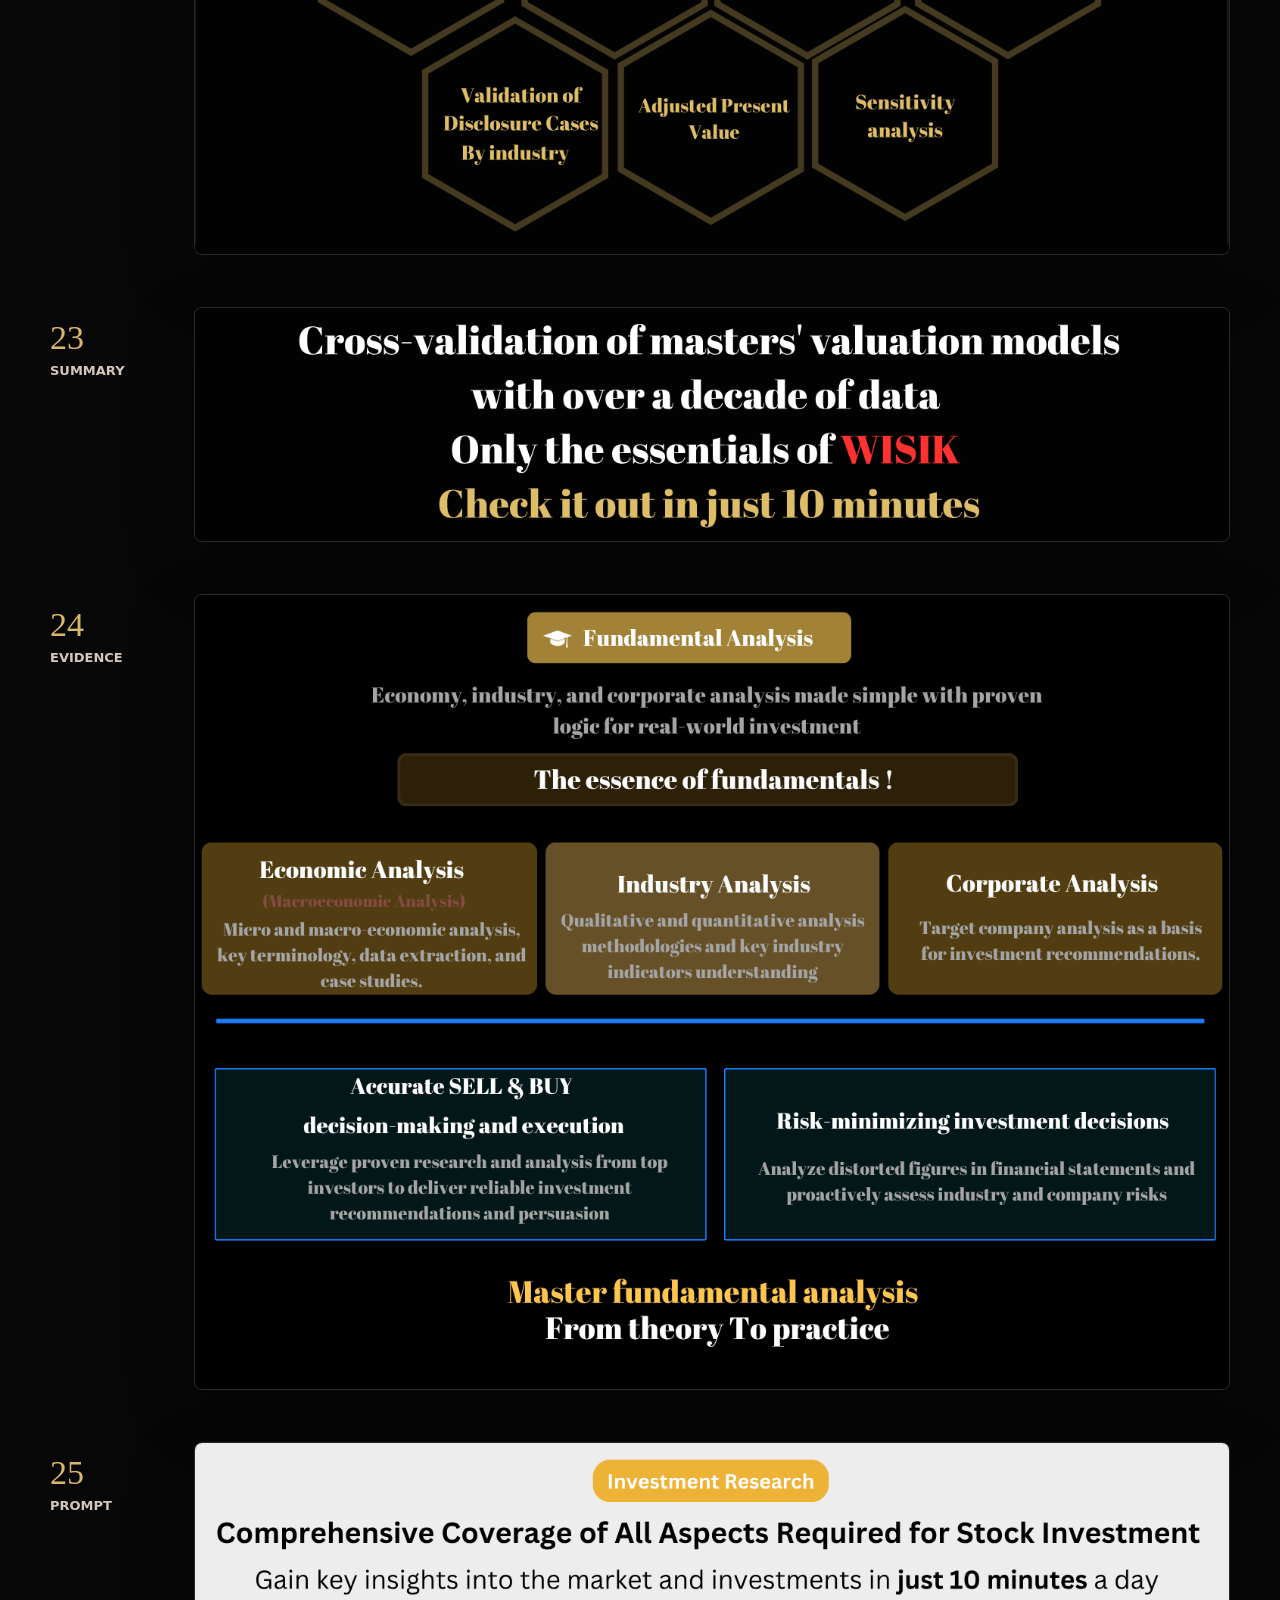
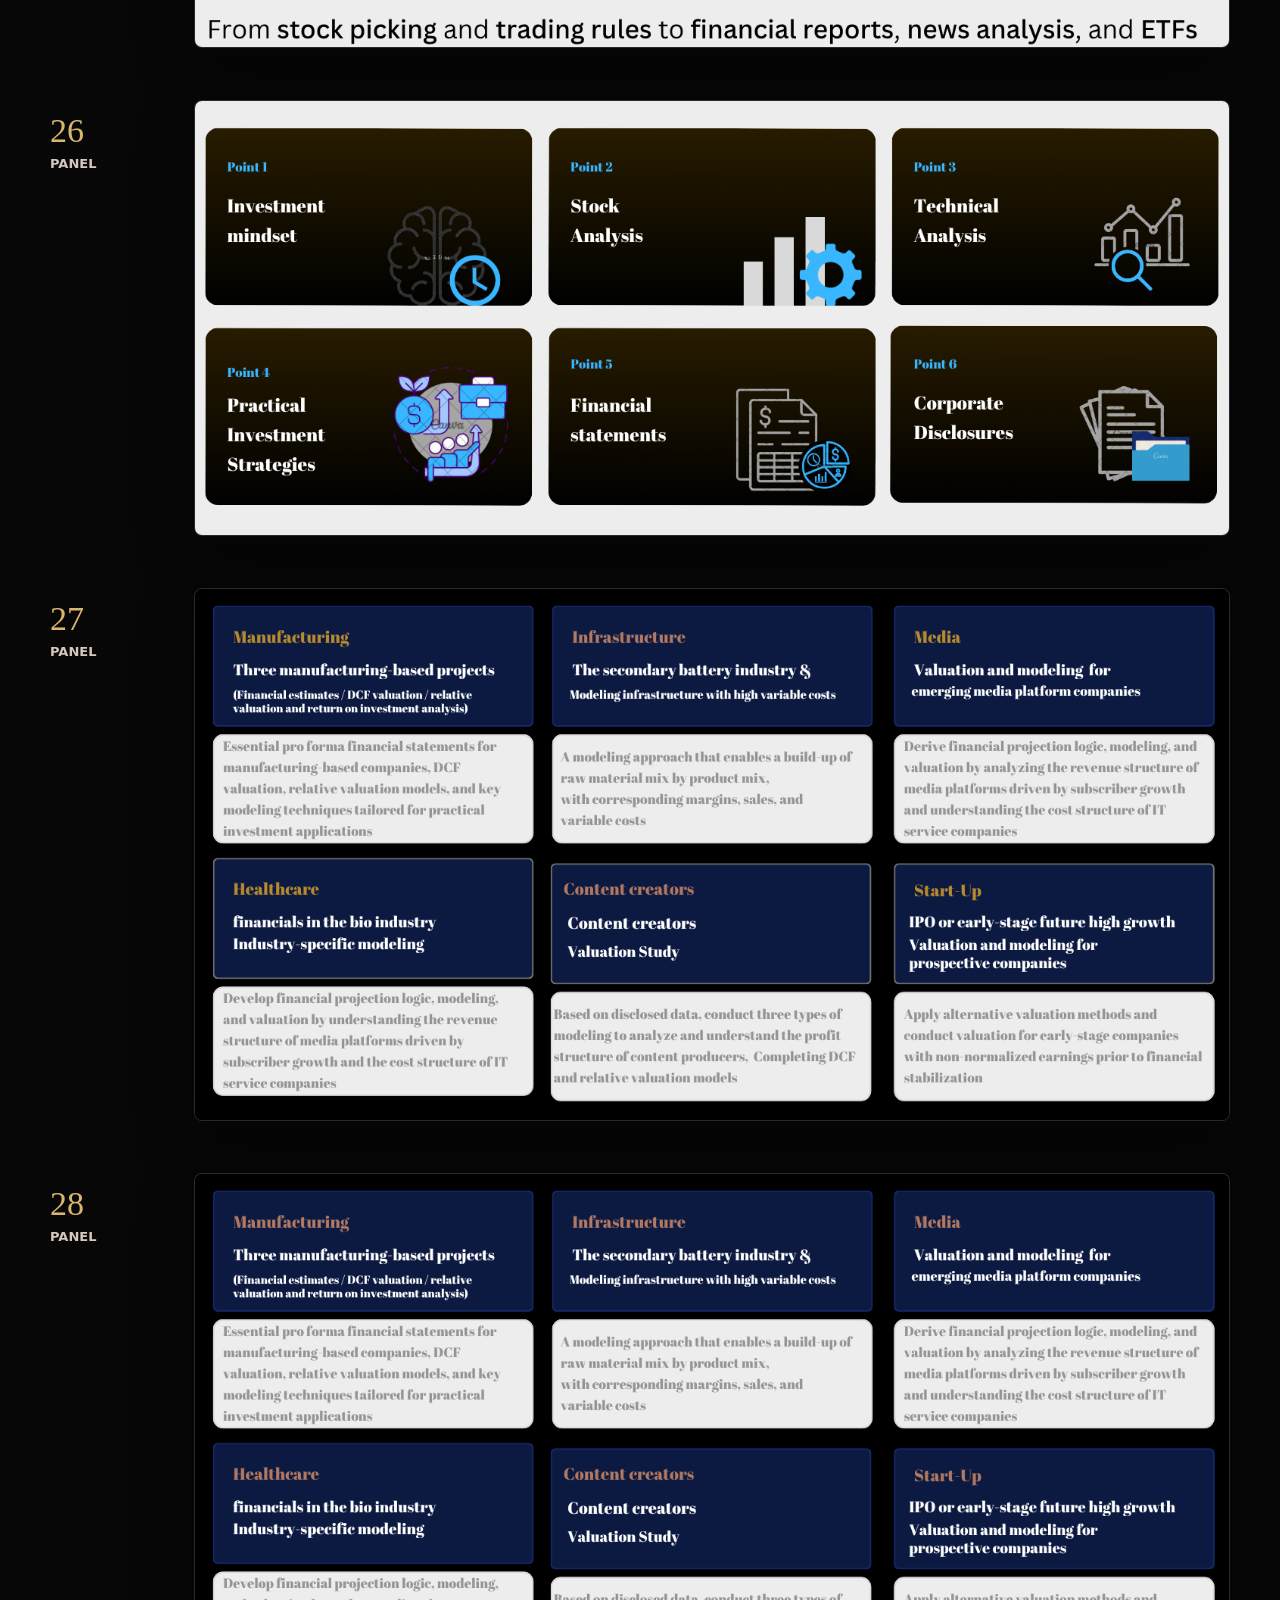
<file: sites/homepage-image-site/responsive-remake.html>
<!doctype html>
<html lang="en">
  <head>
    <meta charset="utf-8">
    <meta name="viewport" content="width=device-width, initial-scale=1">
    <title>WISIK Responsive Remake</title>
    <meta
      name="description"
      content="A responsive web-style remake using the supplied WISIK homepage captures as the source visuals."
    >
    <link rel="stylesheet" href="styles.css">
  </head>
  <body class="remake-page">
    <header class="topbar floating" aria-label="Page navigation">
      <a class="brand" href="index.html">WISIK</a>
      <nav class="nav-links" aria-label="Version links">
        <a href="image-stack.html">Image Stack</a>
        <a aria-current="page" href="responsive-remake.html">Responsive Remake</a>
      </nav>
    </header>

    <main>
      <section class="remake-hero" aria-labelledby="remake-title">
        <div>
          <p class="eyebrow">Version 02</p>
          <h1 id="remake-title">Wisdom meets investing</h1>
          <p>
            A responsive presentation layer built around the supplied WISIK
            homepage visuals, with easier navigation and cleaner scaling.
          </p>
          <div class="hero-actions">
            <a href="#screen-1">Start</a>
            <a href="#screen-10">Highlights</a>
            <a href="#screen-30">Later Sections</a>
          </div>
        </div>
      </section>

      <aside class="progress-rail" aria-label="Section shortcuts">
        <a href="#screen-1">01</a>
        <a href="#screen-10">10</a>
        <a href="#screen-18">18</a>
        <a href="#screen-30">30</a>
        <a href="#screen-41">41</a>
      </aside>

      <section
        id="remake-stack"
        class="remake-stack"
        data-render-mode="remake"
        aria-label="Responsive homepage sections"
      ></section>
    </main>

    <script src="assets/site.js"></script>
  </body>
</html>
</file>
<file: sites/homepage-image-site/styles.css>
:root {
  color-scheme: dark;
  --ink: #f8f4ee;
  --muted: #d6c7bd;
  --panel: rgba(16, 14, 16, 0.78);
  --panel-strong: rgba(10, 9, 11, 0.94);
  --line: rgba(255, 255, 255, 0.16);
  --gold: #d9b66d;
  --rose: #a00749;
  --charcoal: #111111;
  --max-page: 1366px;
}

* {
  box-sizing: border-box;
}

html {
  scroll-behavior: smooth;
}

body {
  margin: 0;
  min-height: 100vh;
  background: #080708;
  color: var(--ink);
  font-family: Inter, ui-sans-serif, system-ui, -apple-system, BlinkMacSystemFont,
    "Segoe UI", sans-serif;
  line-height: 1.5;
}

a {
  color: inherit;
  text-decoration: none;
}

.landing {
  display: grid;
  min-height: 100vh;
  place-items: center;
  padding: 32px;
  background:
    linear-gradient(rgba(0, 0, 0, 0.34), rgba(0, 0, 0, 0.58)),
    url("assets/screens/1.png") center / cover fixed;
}

.choice-shell {
  width: min(920px, 100%);
  padding: 44px;
  background: rgba(8, 7, 8, 0.68);
  border: 1px solid var(--line);
  border-radius: 8px;
  backdrop-filter: blur(14px);
}

.eyebrow,
.choice-kicker {
  margin: 0 0 10px;
  color: var(--gold);
  font-size: 13px;
  font-weight: 700;
  text-transform: uppercase;
  letter-spacing: 0;
}

h1 {
  margin: 0;
  font-family: Georgia, "Times New Roman", serif;
  font-size: 72px;
  line-height: 0.92;
  letter-spacing: 0;
}

.lead,
.stack-intro p,
.remake-hero p {
  max-width: 680px;
  color: var(--muted);
  font-size: 18px;
}

.choice-grid {
  display: grid;
  grid-template-columns: repeat(2, minmax(0, 1fr));
  gap: 16px;
  margin-top: 34px;
}

.choice-card {
  display: grid;
  gap: 12px;
  min-height: 220px;
  padding: 22px;
  border: 1px solid var(--line);
  border-radius: 8px;
  background: rgba(255, 255, 255, 0.08);
  transition:
    transform 180ms ease,
    border-color 180ms ease,
    background 180ms ease;
}

.choice-card:hover,
.choice-card:focus-visible {
  transform: translateY(-3px);
  border-color: rgba(217, 182, 109, 0.72);
  background: rgba(255, 255, 255, 0.13);
  outline: 0;
}

.choice-card strong {
  display: block;
  font-family: Georgia, "Times New Roman", serif;
  font-size: 28px;
  line-height: 1.05;
}

.choice-card span:last-child {
  color: var(--muted);
}

.topbar {
  display: flex;
  align-items: center;
  justify-content: space-between;
  gap: 18px;
  padding: 14px 24px;
  background: var(--panel-strong);
  border-bottom: 1px solid var(--line);
  position: relative;
  z-index: 5;
}

.topbar.floating {
  position: sticky;
  top: 0;
  backdrop-filter: blur(16px);
}

.brand {
  font-family: Georgia, "Times New Roman", serif;
  font-size: 25px;
  font-weight: 800;
}

.nav-links {
  display: flex;
  flex-wrap: wrap;
  gap: 8px;
  justify-content: flex-end;
}

.nav-links a,
.hero-actions a,
.progress-rail a {
  border: 1px solid var(--line);
  border-radius: 8px;
  background: rgba(255, 255, 255, 0.08);
}

.nav-links a {
  padding: 8px 12px;
  font-size: 14px;
  font-weight: 700;
}

.nav-links a[aria-current="page"],
.nav-links a:hover,
.nav-links a:focus-visible,
.hero-actions a:hover,
.hero-actions a:focus-visible,
.progress-rail a:hover,
.progress-rail a:focus-visible {
  border-color: rgba(217, 182, 109, 0.8);
  background: rgba(160, 7, 73, 0.42);
  outline: 0;
}

.stack-intro {
  max-width: var(--max-page);
  margin: 0 auto;
  padding: 44px 24px 34px;
  background: #0b0a0b;
}

.stack-intro h1 {
  font-size: 44px;
  line-height: 1;
}

.screen-stack {
  width: 100%;
  line-height: 0;
  background: #050505;
}

.screen-stack img {
  display: block;
  width: min(100%, var(--max-page));
  height: auto;
  margin: 0 auto;
}

.remake-page {
  background: #080708;
}

.remake-hero {
  min-height: 78vh;
  display: grid;
  align-items: end;
  padding: 120px 24px 72px;
  background:
    linear-gradient(rgba(0, 0, 0, 0.25), rgba(8, 7, 8, 0.9)),
    url("assets/screens/1.png") center / cover;
}

.remake-hero > div {
  width: min(980px, 100%);
  margin: 0 auto;
}

.remake-hero h1 {
  max-width: 760px;
  font-size: 68px;
}

.hero-actions {
  display: flex;
  flex-wrap: wrap;
  gap: 10px;
  margin-top: 24px;
}

.hero-actions a {
  padding: 10px 14px;
  font-size: 14px;
  font-weight: 800;
}

.progress-rail {
  position: fixed;
  top: 50%;
  right: 18px;
  z-index: 4;
  display: grid;
  gap: 8px;
  transform: translateY(-50%);
}

.progress-rail a {
  display: grid;
  width: 42px;
  height: 42px;
  place-items: center;
  color: var(--muted);
  font-size: 13px;
  font-weight: 800;
}

.remake-stack {
  display: grid;
  gap: 52px;
  width: min(1180px, calc(100% - 48px));
  margin: 0 auto;
  padding: 72px 0 96px;
}

.remake-section {
  display: grid;
  grid-template-columns: 122px minmax(0, 1fr);
  gap: 22px;
  align-items: start;
  scroll-margin-top: 86px;
}

.section-meta {
  position: sticky;
  top: 86px;
  display: grid;
  gap: 6px;
  padding: 14px 0;
  color: var(--muted);
}

.section-meta span {
  color: var(--gold);
  font-family: Georgia, "Times New Roman", serif;
  font-size: 34px;
  line-height: 1;
}

.section-meta strong {
  font-size: 13px;
  text-transform: uppercase;
  letter-spacing: 0;
}

.image-frame {
  aspect-ratio: var(--ratio);
  overflow: hidden;
  border: 1px solid var(--line);
  border-radius: 8px;
  background: #000;
  box-shadow: 0 22px 64px rgba(0, 0, 0, 0.32);
}

.image-frame img {
  display: block;
  width: 100%;
  height: auto;
}

@media (max-width: 820px) {
  .landing {
    padding: 18px;
    place-items: end center;
    background-attachment: scroll;
  }

  .choice-shell {
    padding: 26px;
  }

  h1,
  .remake-hero h1 {
    font-size: 46px;
  }

  .lead,
  .stack-intro p,
  .remake-hero p {
    font-size: 16px;
  }

  .choice-grid {
    grid-template-columns: 1fr;
  }

  .topbar {
    align-items: flex-start;
    padding: 12px 16px;
  }

  .nav-links {
    max-width: 210px;
  }

  .stack-intro {
    padding: 28px 16px 24px;
  }

  .stack-intro h1 {
    font-size: 34px;
  }

  .remake-hero {
    min-height: 72vh;
    padding: 98px 18px 52px;
  }

  .progress-rail {
    display: none;
  }

  .remake-stack {
    width: min(100% - 24px, 720px);
    gap: 34px;
    padding: 38px 0 64px;
  }

  .remake-section {
    grid-template-columns: 1fr;
    gap: 8px;
    scroll-margin-top: 120px;
  }

  .section-meta {
    position: static;
    display: flex;
    align-items: baseline;
    justify-content: space-between;
    padding: 0 2px;
  }

  .section-meta span {
    font-size: 24px;
  }
}

@media (max-width: 440px) {
  .choice-shell {
    padding: 22px;
  }

  h1,
  .remake-hero h1 {
    font-size: 38px;
  }

  .topbar {
    display: grid;
  }

  .nav-links {
    justify-content: flex-start;
    max-width: none;
  }

  .nav-links a {
    padding: 8px 10px;
    font-size: 13px;
  }
}
</file>
